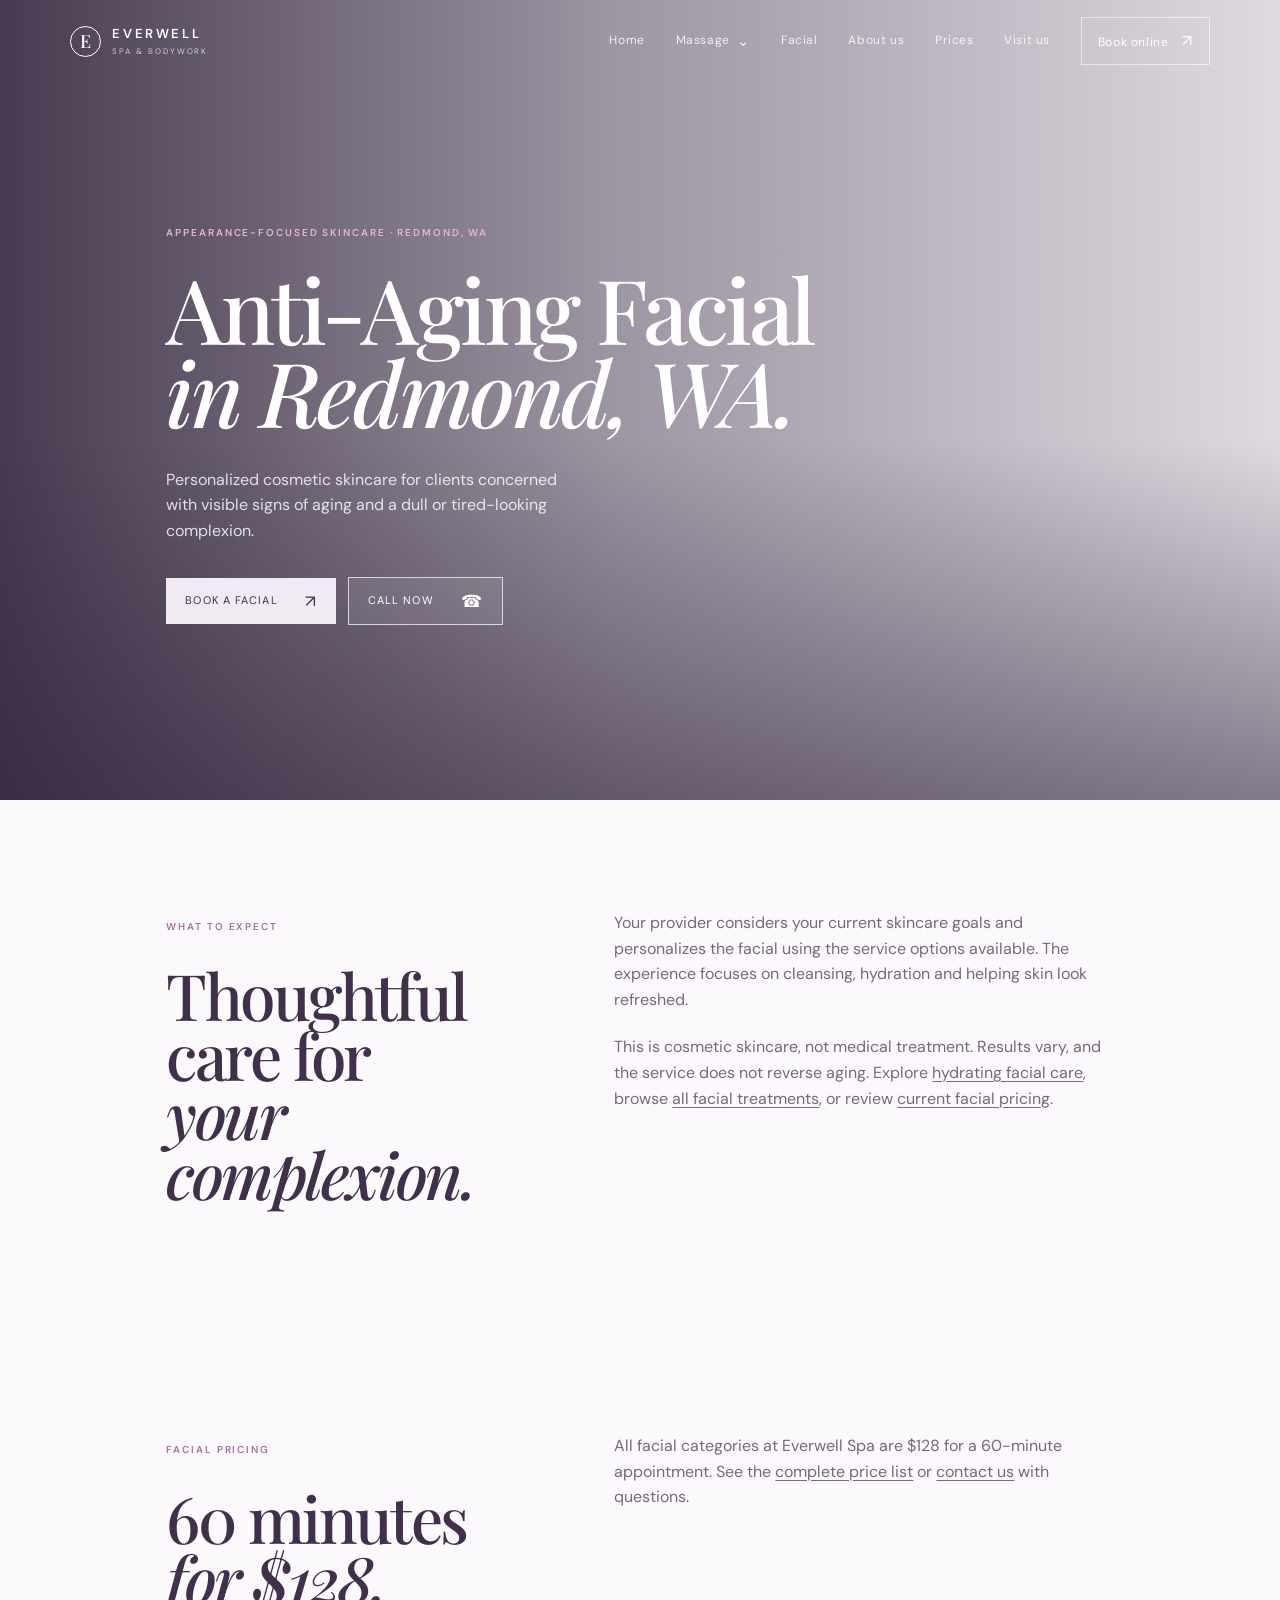
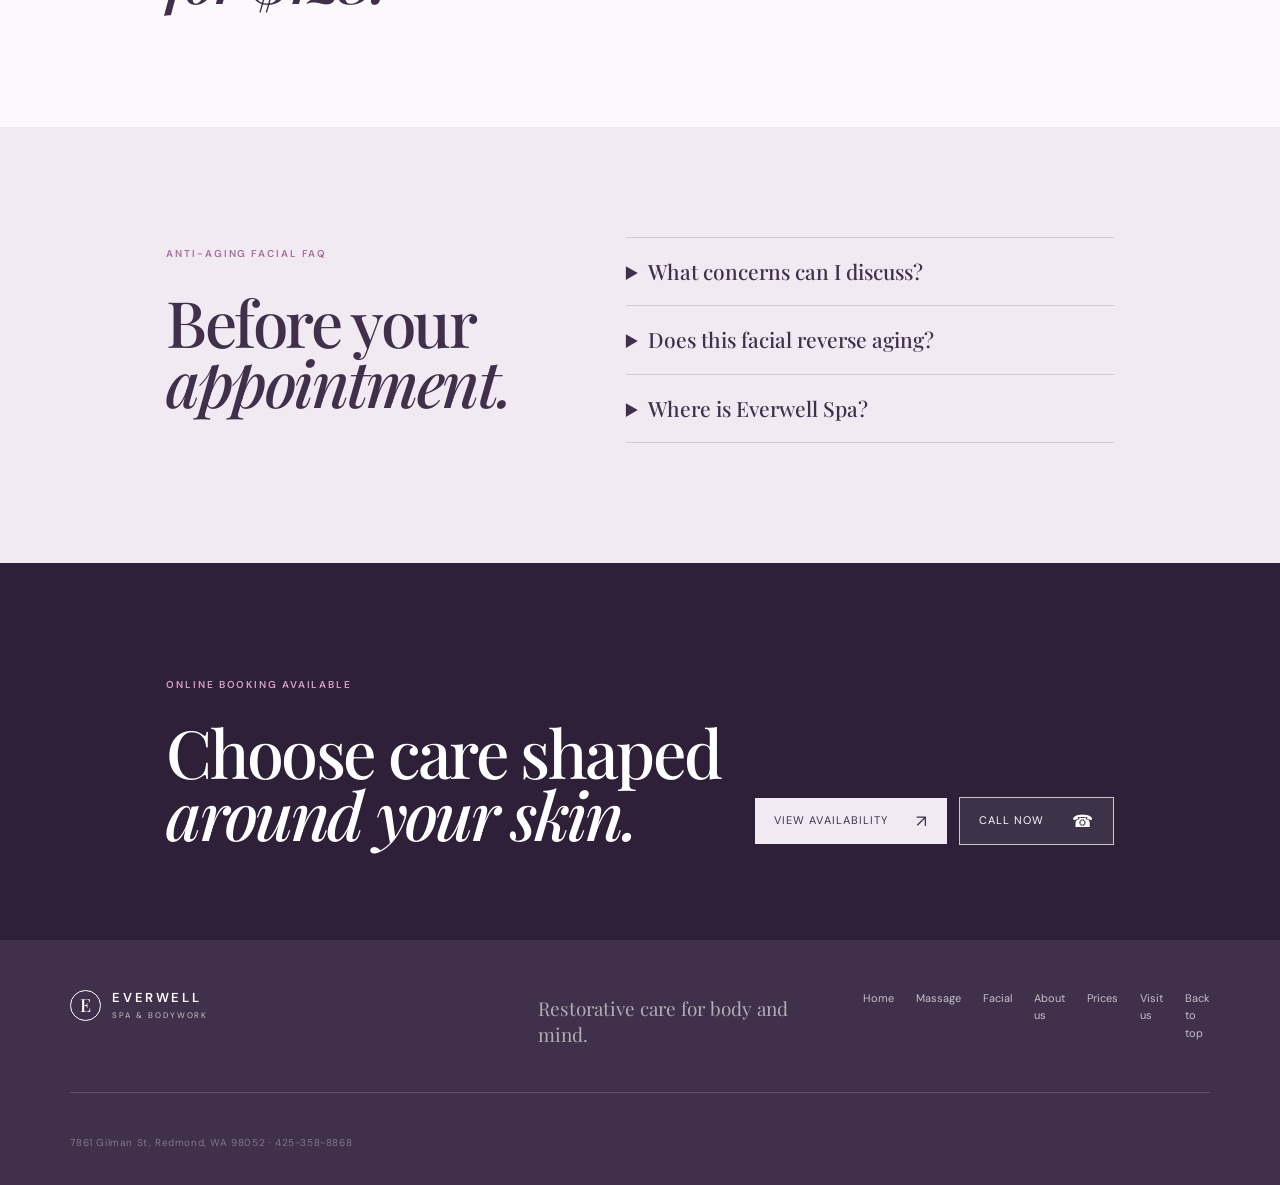
<file: anti-aging-facial-redmond.html>
<!doctype html>
<html lang="en"><head><meta charset="UTF-8" /><meta name="viewport" content="width=device-width, initial-scale=1.0" />
<meta name="description" content="Explore an anti-aging facial in Redmond, WA at Everwell Spa, personalized for visible signs of aging. Learn about cosmetic skincare and book online." />
<title>Anti-Aging Facial in Redmond, WA | Everwell Spa</title><link rel="canonical" href="https://www.everwellspa.com/anti-aging-facial-redmond.html" />
<meta property="og:type" content="website" /><meta property="og:title" content="Anti-Aging Facial in Redmond, WA | Everwell Spa" /><meta property="og:description" content="Personalized cosmetic facial care for visible signs of aging at Everwell Spa in Redmond." /><meta property="og:url" content="https://www.everwellspa.com/anti-aging-facial-redmond.html" /><meta property="og:site_name" content="Everwell Spa" /><link rel="stylesheet" href="styles.css" />
<script type="application/ld+json">{"@context":"https://schema.org","@graph":[{"@type":"Service","@id":"https://www.everwellspa.com/anti-aging-facial-redmond.html#service","name":"Anti-Aging Facial","serviceType":"Anti-Aging Facial","provider":{"@id":"https://www.everwellspa.com/#business"},"areaServed":["Redmond","Eastside"],"url":"https://www.everwellspa.com/anti-aging-facial-redmond.html"},{"@type":"BreadcrumbList","itemListElement":[{"@type":"ListItem","position":1,"name":"Home","item":"https://www.everwellspa.com/"},{"@type":"ListItem","position":2,"name":"Facials","item":"https://www.everwellspa.com/facial.html"},{"@type":"ListItem","position":3,"name":"Anti-Aging Facial","item":"https://www.everwellspa.com/anti-aging-facial-redmond.html"}]}]}</script></head>
<body class="inner-page"><header class="site-header inner-header" id="top"><a class="brand" href="index.html"><span class="brand-mark">E</span><span><strong>EVERWELL</strong><small>SPA &amp; BODYWORK</small></span></a><button class="menu-toggle" type="button" aria-expanded="false" aria-controls="site-nav" aria-label="Open navigation"><span></span><span></span></button><nav class="site-nav" id="site-nav" aria-label="Primary navigation"><a href="massage-redmond.html">Massage</a><a href="facial.html">Facials</a><a href="prices.html">Prices</a><a href="about-us.html">About us</a><a href="contact.html">Contact</a><a class="nav-book" href="https://book.squareup.com/appointments/l92gg4wokn3pt9/location/LST0HAY66RVN9/services" target="_blank" rel="noreferrer">Book online <span>↗</span></a></nav></header>
<main><section class="page-hero facial-hero"><div class="page-hero-image" role="img" aria-label="Personalized facial care at Everwell Spa in Redmond"></div><div class="page-hero-overlay"></div><div class="page-hero-content reveal"><p class="eyebrow">Appearance-focused skincare · Redmond, WA</p><h1>Anti-Aging Facial<br /><em>in Redmond, WA.</em></h1><p>Personalized cosmetic skincare for clients concerned with visible signs of aging and a dull or tired-looking complexion.</p><a class="button button-light" href="https://book.squareup.com/appointments/l92gg4wokn3pt9/location/LST0HAY66RVN9/services" target="_blank" rel="noreferrer">Book a facial <span>↗</span></a></div></section>
<section class="service-copy section-pad"><div><div class="section-label">What to expect</div><h2>Thoughtful care for<br /><em>your complexion.</em></h2></div><div><p>Your provider considers your current skincare goals and personalizes the facial using the service options available. The experience focuses on cleansing, hydration and helping skin look refreshed.</p><p>This is cosmetic skincare, not medical treatment. Results vary, and the service does not reverse aging. Explore <a href="hydrating-facial-redmond.html">hydrating facial care</a>, browse <a href="facial.html">all facial treatments</a>, or review <a href="prices.html">current facial pricing</a>.</p></div></section>
<section class="service-copy section-pad"><div><div class="section-label">Facial pricing</div><h2>60 minutes<br /><em>for $128.</em></h2></div><div><p>All facial categories at Everwell Spa are $128 for a 60-minute appointment. See the <a href="prices.html">complete price list</a> or <a href="contact.html">contact us</a> with questions.</p></div></section>
<section class="faq-section section-pad"><div><div class="section-label">Anti-aging facial FAQ</div><h2>Before your<br /><em>appointment.</em></h2></div><div class="faq-list"><details><summary>What concerns can I discuss?</summary><p>You can discuss visible signs of aging, dryness or a dull-looking complexion with your provider before the service.</p></details><details><summary>Does this facial reverse aging?</summary><p>No. This is a cosmetic skincare service, and individual results vary.</p></details><details><summary>Where is Everwell Spa?</summary><p>Everwell Spa is located at 7861 Gilman St in Redmond, WA.</p></details></div></section>
<section class="cta-band"><div><p class="section-label">Online booking available</p><h2>Choose care shaped<br /><em>around your skin.</em></h2></div><a class="button button-light" href="https://book.squareup.com/appointments/l92gg4wokn3pt9/location/LST0HAY66RVN9/services" target="_blank" rel="noreferrer">View availability <span>↗</span></a></section></main>
<footer class="site-footer"><a class="brand footer-brand" href="index.html"><span class="brand-mark">E</span><span><strong>EVERWELL</strong><small>SPA &amp; BODYWORK</small></span></a><p>Restorative care for body and mind.</p><div class="footer-right"><a href="facial.html">Facial treatments</a><a href="hydrating-facial-redmond.html">Hydrating facial</a><a href="prices.html">Prices</a><a href="#top">Back to top</a></div><small class="copyright">7861 Gilman St, Redmond, WA 98052 · 425-358-8868</small></footer><script src="script.js"></script></body></html>
</file>
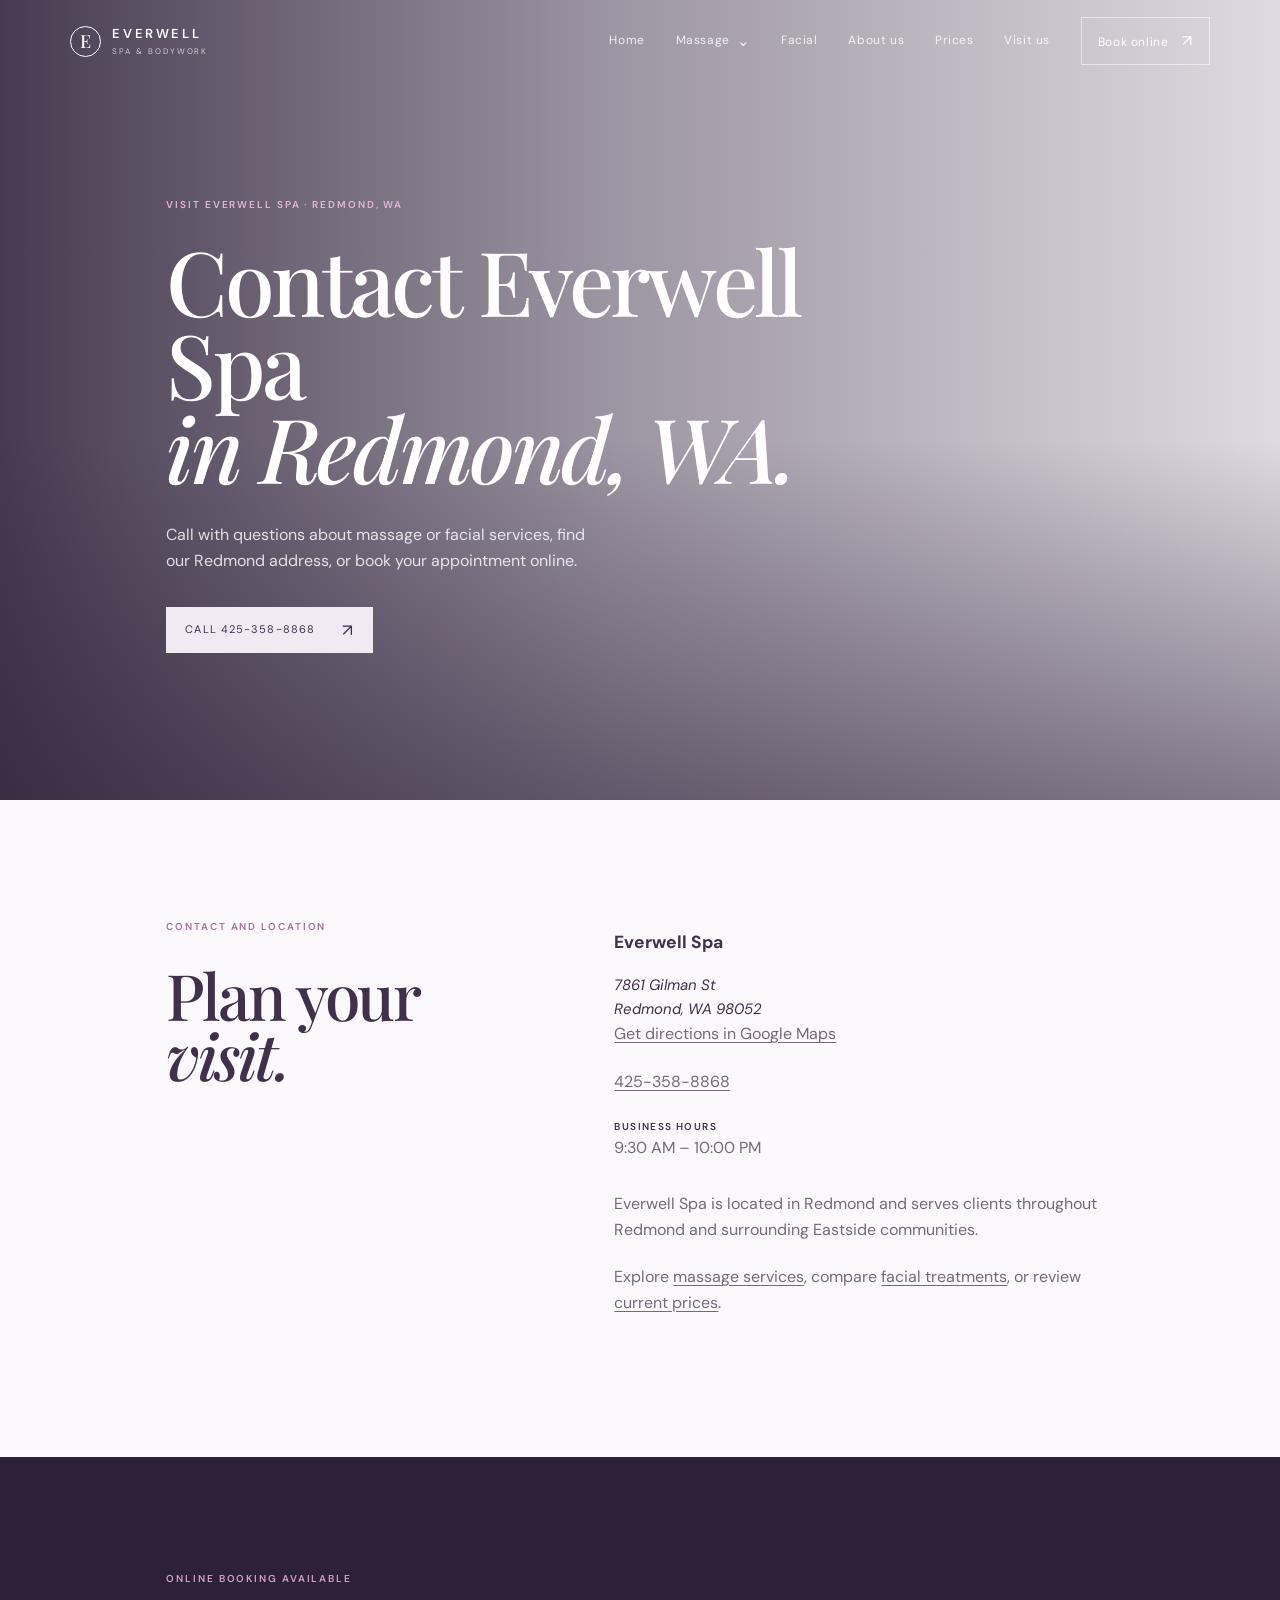
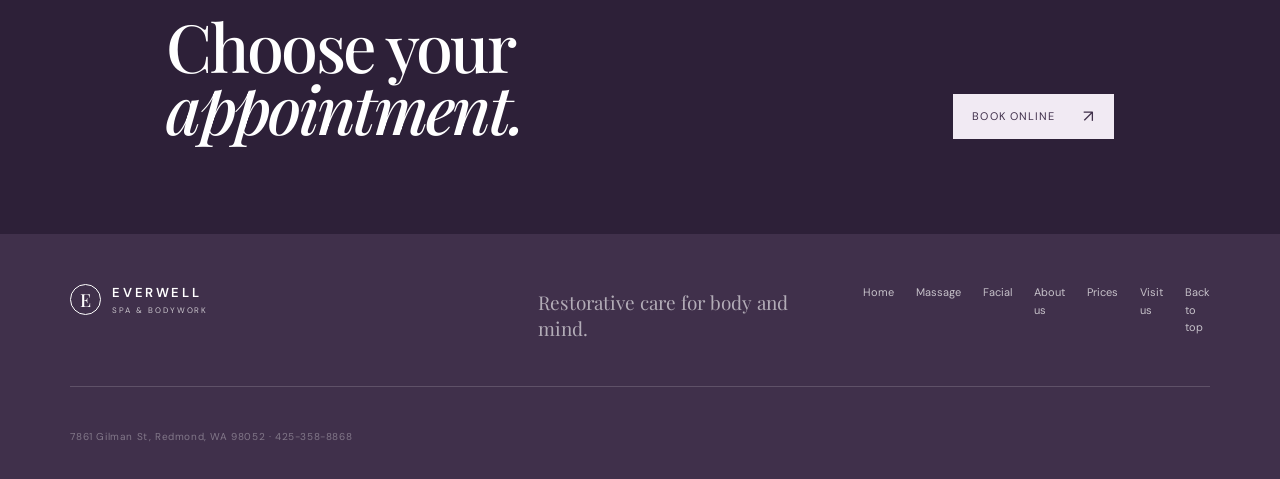
<file: contact.html>
<!doctype html>
<html lang="en"><head><meta charset="UTF-8" /><meta name="viewport" content="width=device-width, initial-scale=1.0" />
<meta name="description" content="Contact Everwell Spa in Redmond, WA for massage and facial appointment questions. Find our address, call the spa or book your visit online." />
<title>Contact Everwell Spa in Redmond, WA</title><link rel="canonical" href="https://www.everwellspa.com/contact.html" />
<meta property="og:type" content="website" /><meta property="og:title" content="Contact Everwell Spa in Redmond, WA" /><meta property="og:description" content="Find the Everwell Spa address, phone number and online booking link in Redmond, WA." /><meta property="og:url" content="https://www.everwellspa.com/contact.html" /><meta property="og:site_name" content="Everwell Spa" /><link rel="stylesheet" href="styles.css" />
<script type="application/ld+json">{"@context":"https://schema.org","@type":"ContactPage","name":"Contact Everwell Spa","url":"https://www.everwellspa.com/contact.html","mainEntity":{"@id":"https://www.everwellspa.com/#business"}}</script></head>
<body class="inner-page"><header class="site-header inner-header" id="top"><a class="brand" href="index.html"><span class="brand-mark">E</span><span><strong>EVERWELL</strong><small>SPA &amp; BODYWORK</small></span></a><button class="menu-toggle" type="button" aria-expanded="false" aria-controls="site-nav" aria-label="Open navigation"><span></span><span></span></button><nav class="site-nav" id="site-nav" aria-label="Primary navigation"><a href="massage-redmond.html">Massage</a><a href="facial.html">Facials</a><a href="prices.html">Prices</a><a href="about-us.html">About us</a><a href="contact.html" aria-current="page">Contact</a><a class="nav-book" href="https://book.squareup.com/appointments/l92gg4wokn3pt9/location/LST0HAY66RVN9/services" target="_blank" rel="noreferrer">Book online <span>↗</span></a></nav></header>
<main><section class="page-hero about-hero"><div class="page-hero-image" role="img" aria-label="Welcoming treatment space at Everwell Spa in Redmond"></div><div class="page-hero-overlay"></div><div class="page-hero-content reveal"><p class="eyebrow">Visit Everwell Spa · Redmond, WA</p><h1>Contact Everwell Spa<br /><em>in Redmond, WA.</em></h1><p>Call with questions about massage or facial services, find our Redmond address, or book your appointment online.</p><a class="button button-light" href="tel:4253588868">Call 425-358-8868 <span>↗</span></a></div></section>
<section class="service-copy section-pad"><div><div class="section-label">Contact and location</div><h2>Plan your<br /><em>visit.</em></h2></div><div><h3>Everwell Spa</h3><address>7861 Gilman St<br />Redmond, WA 98052</address><p><a href="https://www.google.com/maps/dir/?api=1&amp;destination=7861+Gilman+St%2C+Redmond%2C+WA+98052" target="_blank" rel="noreferrer">Get directions in Google Maps</a></p><p><a href="tel:4253588868">425-358-8868</a></p><p class="business-hours"><span>Business hours</span><time datetime="09:30">9:30 AM</time>–<time datetime="22:00">10:00 PM</time></p><p>Everwell Spa is located in Redmond and serves clients throughout Redmond and surrounding Eastside communities.</p><p>Explore <a href="massage-redmond.html">massage services</a>, compare <a href="facial.html">facial treatments</a>, or review <a href="prices.html">current prices</a>.</p></div></section>
<section class="cta-band"><div><p class="section-label">Online booking available</p><h2>Choose your<br /><em>appointment.</em></h2></div><a class="button button-light" href="https://book.squareup.com/appointments/l92gg4wokn3pt9/location/LST0HAY66RVN9/services" target="_blank" rel="noreferrer">Book online <span>↗</span></a></section></main>
<footer class="site-footer"><a class="brand footer-brand" href="index.html"><span class="brand-mark">E</span><span><strong>EVERWELL</strong><small>SPA &amp; BODYWORK</small></span></a><p>Restorative care for body and mind.</p><div class="footer-right"><a href="index.html">Home</a><a href="massage-redmond.html">Massage</a><a href="facial.html">Facials</a><a href="prices.html">Prices</a></div><small class="copyright">7861 Gilman St, Redmond, WA 98052 · 425-358-8868</small></footer><script src="script.js"></script></body></html>
</file>
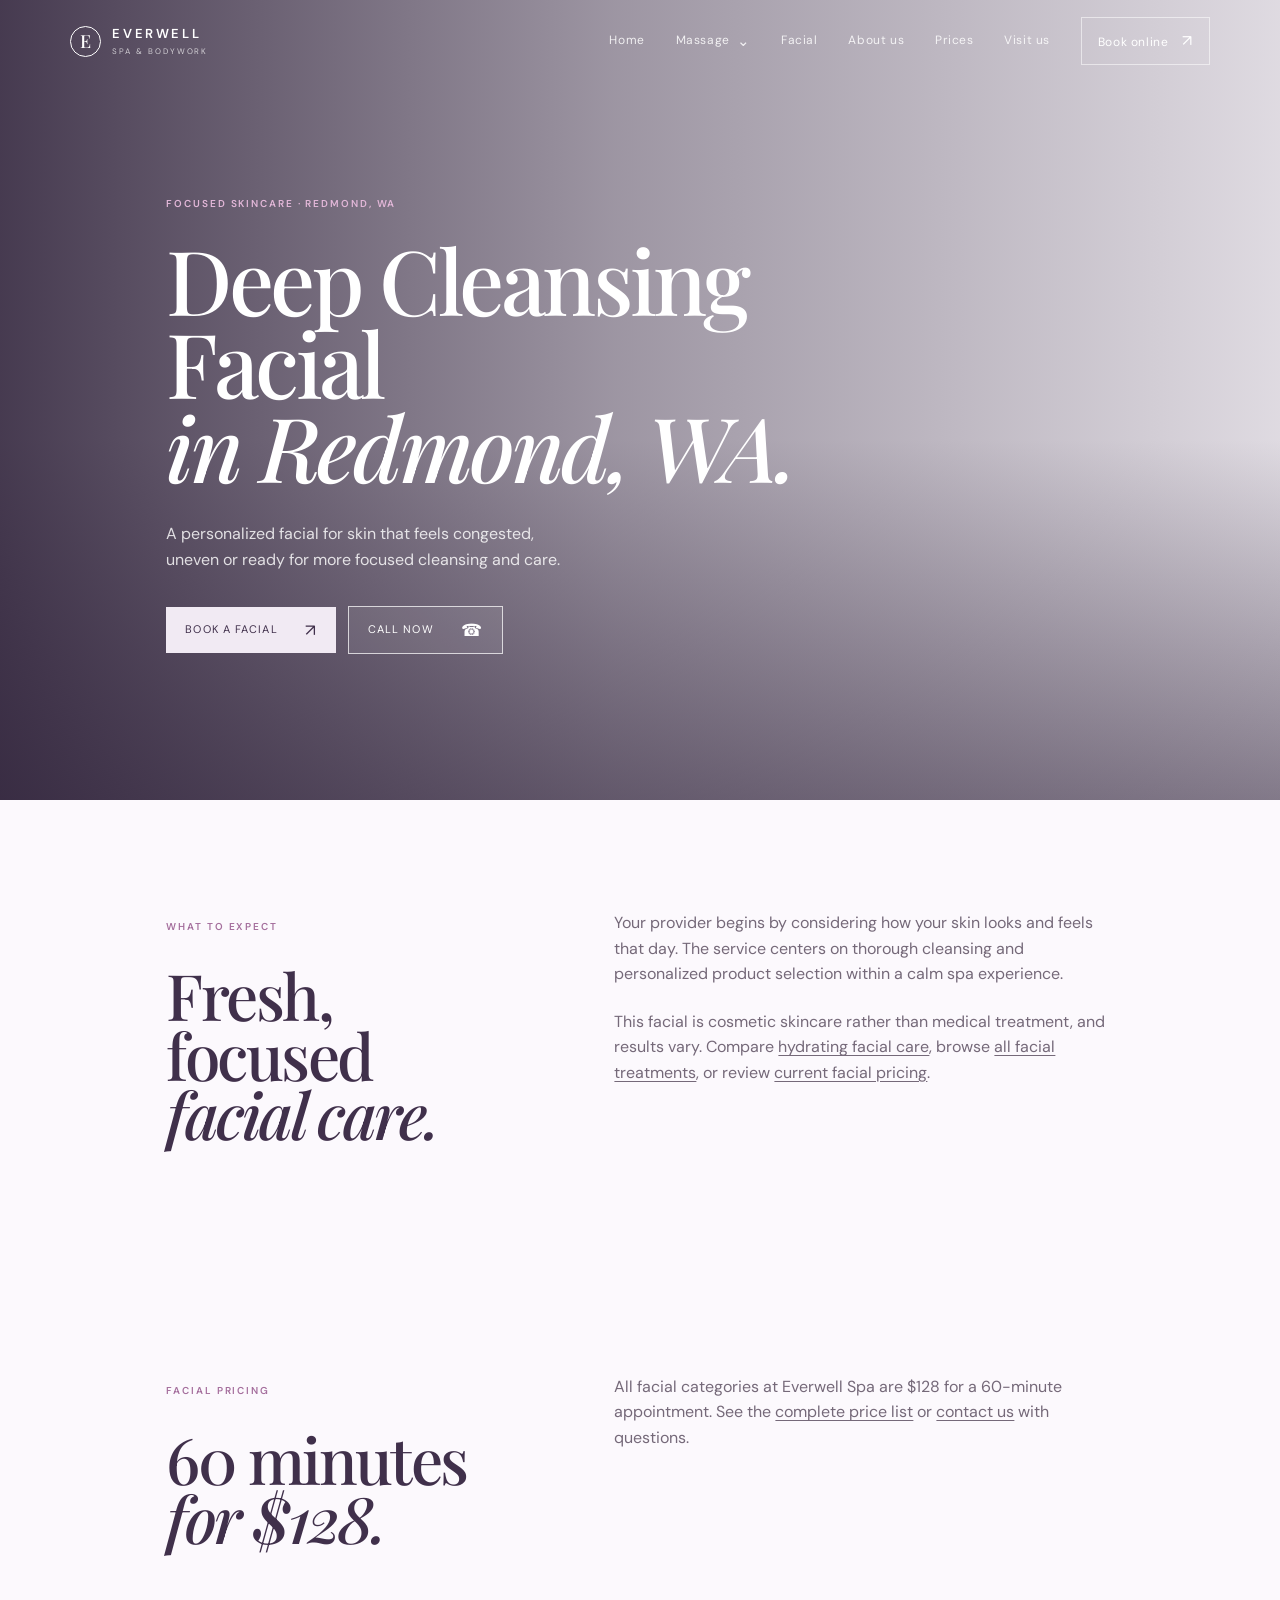
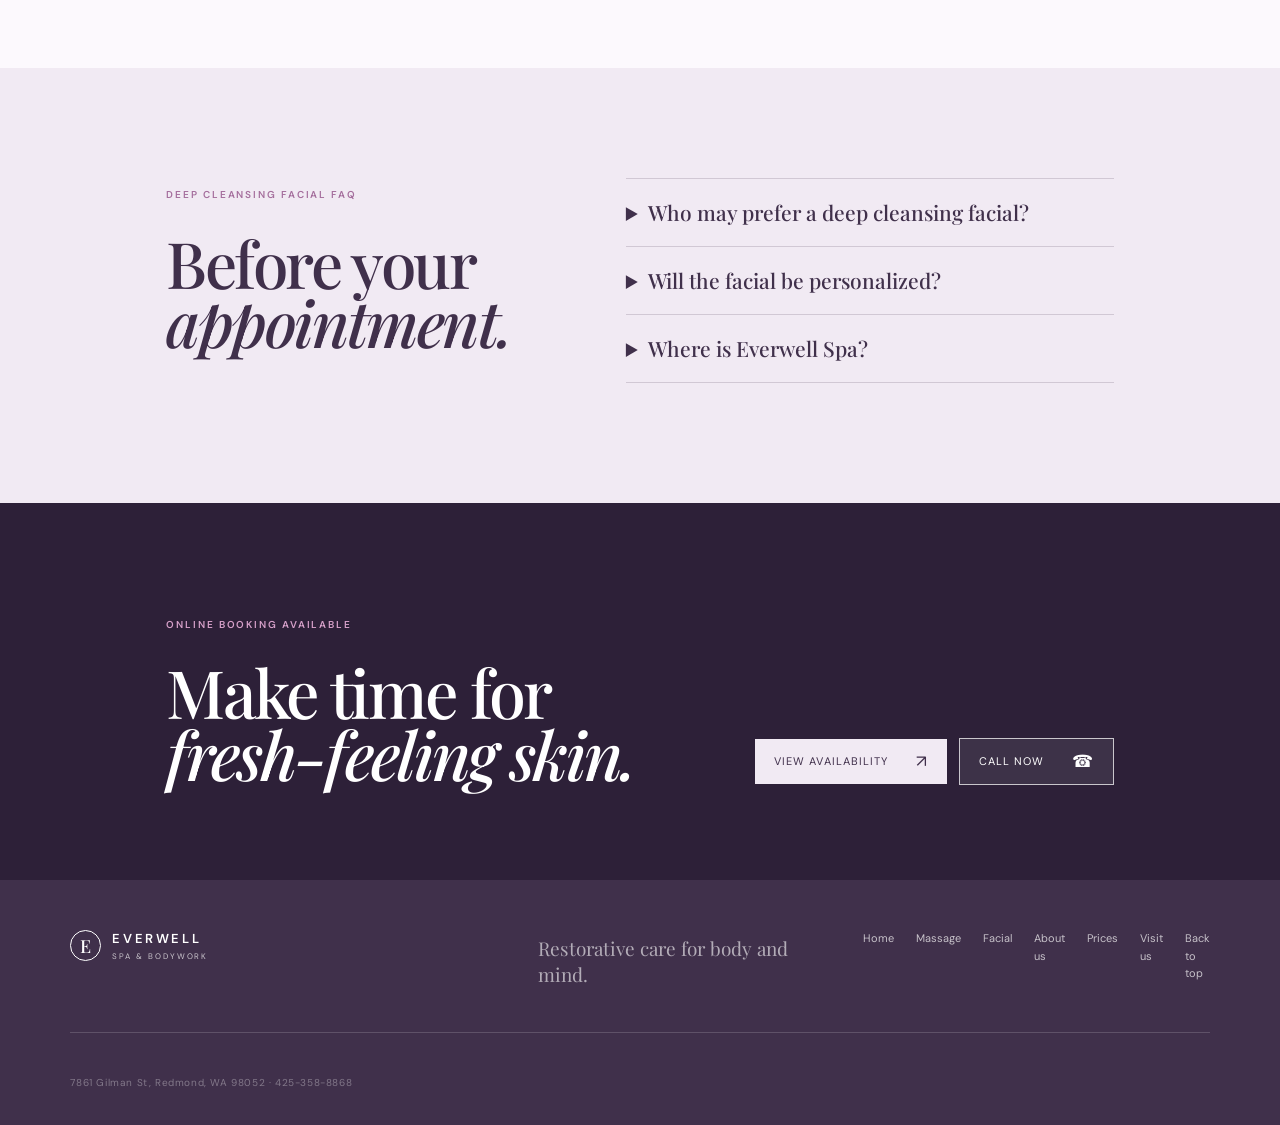
<file: deep-cleansing-facial-redmond.html>
<!doctype html>
<html lang="en">
<head>
  <meta charset="UTF-8" /><meta name="viewport" content="width=device-width, initial-scale=1.0" />
  <meta name="description" content="Explore a personalized deep cleansing facial in Redmond, WA at Everwell Spa for skin that feels congested or ready for focused care. Book online today." />
  <title>Deep Cleansing Facial in Redmond, WA | Everwell Spa</title>
  <link rel="canonical" href="https://www.everwellspa.com/deep-cleansing-facial-redmond.html" />
  <meta property="og:type" content="website" /><meta property="og:title" content="Deep Cleansing Facial in Redmond, WA | Everwell Spa" /><meta property="og:description" content="Personalized deep-cleansing facial care at Everwell Spa in Redmond, WA." /><meta property="og:url" content="https://www.everwellspa.com/deep-cleansing-facial-redmond.html" /><meta property="og:site_name" content="Everwell Spa" />
  <link rel="stylesheet" href="styles.css" />
  <script type="application/ld+json">{"@context":"https://schema.org","@graph":[{"@type":"Service","@id":"https://www.everwellspa.com/deep-cleansing-facial-redmond.html#service","name":"Deep Cleansing Facial","serviceType":"Deep Cleansing Facial","provider":{"@id":"https://www.everwellspa.com/#business"},"areaServed":["Redmond","Eastside"],"url":"https://www.everwellspa.com/deep-cleansing-facial-redmond.html"},{"@type":"BreadcrumbList","itemListElement":[{"@type":"ListItem","position":1,"name":"Home","item":"https://www.everwellspa.com/"},{"@type":"ListItem","position":2,"name":"Facials","item":"https://www.everwellspa.com/facial.html"},{"@type":"ListItem","position":3,"name":"Deep Cleansing Facial","item":"https://www.everwellspa.com/deep-cleansing-facial-redmond.html"}]}]}</script>
</head>
<body class="inner-page service-detail">
  <header class="site-header inner-header" id="top"><a class="brand" href="index.html"><span class="brand-mark">E</span><span><strong>EVERWELL</strong><small>SPA &amp; BODYWORK</small></span></a><button class="menu-toggle" type="button" aria-expanded="false" aria-controls="site-nav" aria-label="Open navigation"><span></span><span></span></button><nav class="site-nav" id="site-nav" aria-label="Primary navigation"><a href="massage-redmond.html">Massage</a><a href="facial.html">Facials</a><a href="prices.html">Prices</a><a href="about-us.html">About us</a><a href="contact.html">Contact</a><a class="nav-book" href="https://book.squareup.com/appointments/l92gg4wokn3pt9/location/LST0HAY66RVN9/services" target="_blank" rel="noreferrer">Book online <span>↗</span></a></nav></header>
  <main><section class="page-hero facial-hero"><div class="page-hero-image" role="img" aria-label="Facial treatment room at Everwell Spa in Redmond"></div><div class="page-hero-overlay"></div><div class="page-hero-content reveal"><p class="eyebrow">Focused skincare · Redmond, WA</p><h1>Deep Cleansing Facial<br /><em>in Redmond, WA.</em></h1><p>A personalized facial for skin that feels congested, uneven or ready for more focused cleansing and care.</p><a class="button button-light" href="https://book.squareup.com/appointments/l92gg4wokn3pt9/location/LST0HAY66RVN9/services" target="_blank" rel="noreferrer">Book a facial <span>↗</span></a></div></section>
  <section class="service-copy section-pad"><div><div class="section-label">What to expect</div><h2>Fresh, focused<br /><em>facial care.</em></h2></div><div><p>Your provider begins by considering how your skin looks and feels that day. The service centers on thorough cleansing and personalized product selection within a calm spa experience.</p><p>This facial is cosmetic skincare rather than medical treatment, and results vary. Compare <a href="hydrating-facial-redmond.html">hydrating facial care</a>, browse <a href="facial.html">all facial treatments</a>, or review <a href="prices.html">current facial pricing</a>.</p></div></section>
  <section class="service-copy section-pad"><div><div class="section-label">Facial pricing</div><h2>60 minutes<br /><em>for $128.</em></h2></div><div><p>All facial categories at Everwell Spa are $128 for a 60-minute appointment. See the <a href="prices.html">complete price list</a> or <a href="contact.html">contact us</a> with questions.</p></div></section>
<section class="faq-section section-pad"><div><div class="section-label">Deep cleansing facial FAQ</div><h2>Before your<br /><em>appointment.</em></h2></div><div class="faq-list"><details><summary>Who may prefer a deep cleansing facial?</summary><p>Clients often consider it when their skin feels congested, uneven or ready for focused cleansing.</p></details><details><summary>Will the facial be personalized?</summary><p>Your provider will consider your current skin goals and the service options available for your visit.</p></details><details><summary>Where is Everwell Spa?</summary><p>Everwell Spa is located at 7861 Gilman St in Redmond, WA.</p></details></div></section>
  <section class="cta-band"><div><p class="section-label">Online booking available</p><h2>Make time for<br /><em>fresh-feeling skin.</em></h2></div><a class="button button-light" href="https://book.squareup.com/appointments/l92gg4wokn3pt9/location/LST0HAY66RVN9/services" target="_blank" rel="noreferrer">View availability <span>↗</span></a></section></main>
  <footer class="site-footer"><a class="brand footer-brand" href="index.html"><span class="brand-mark">E</span><span><strong>EVERWELL</strong><small>SPA &amp; BODYWORK</small></span></a><p>Restorative care for body and mind.</p><div class="footer-right"><a href="facial.html">Facial treatments</a><a href="hydrating-facial-redmond.html">Hydrating facial</a><a href="prices.html">Prices</a><a href="#top">Back to top</a></div><small class="copyright">7861 Gilman St, Redmond, WA 98052 · 425-358-8868</small></footer><script src="script.js"></script>
</body></html>
</file>
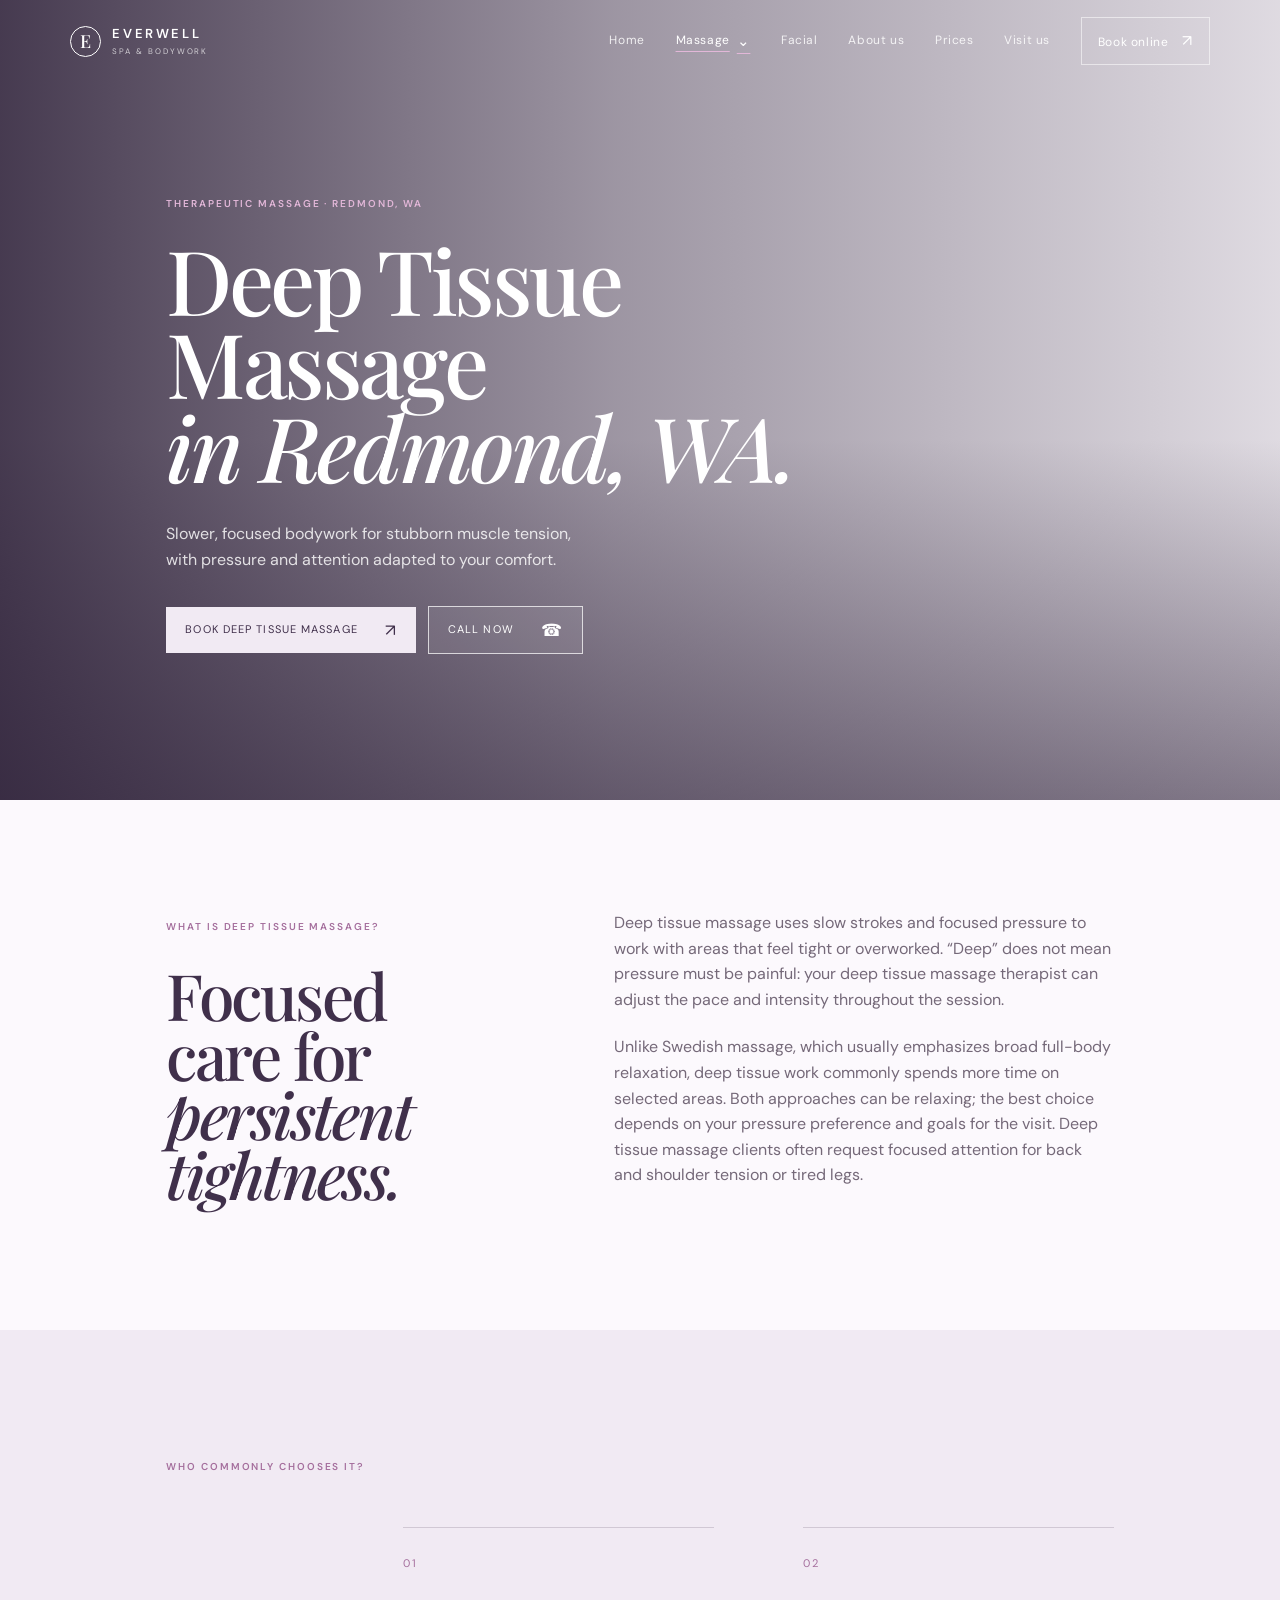
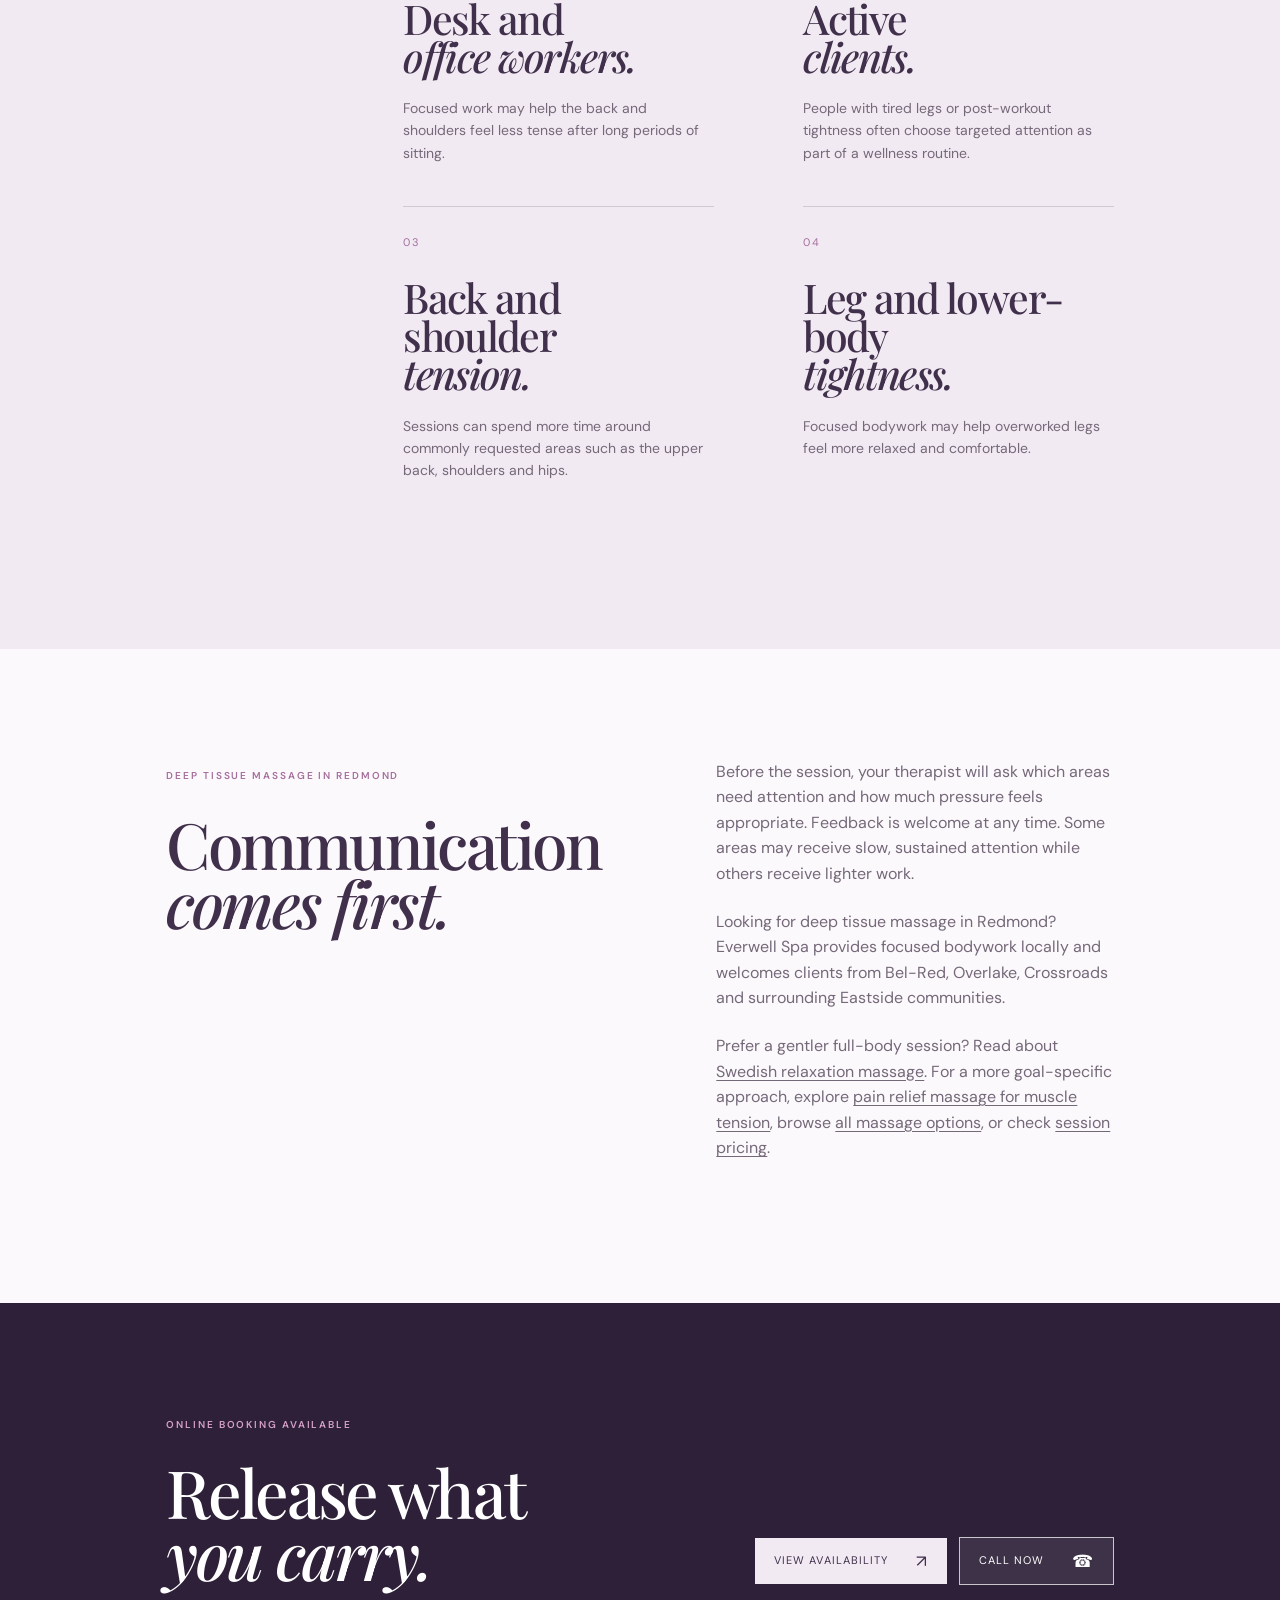
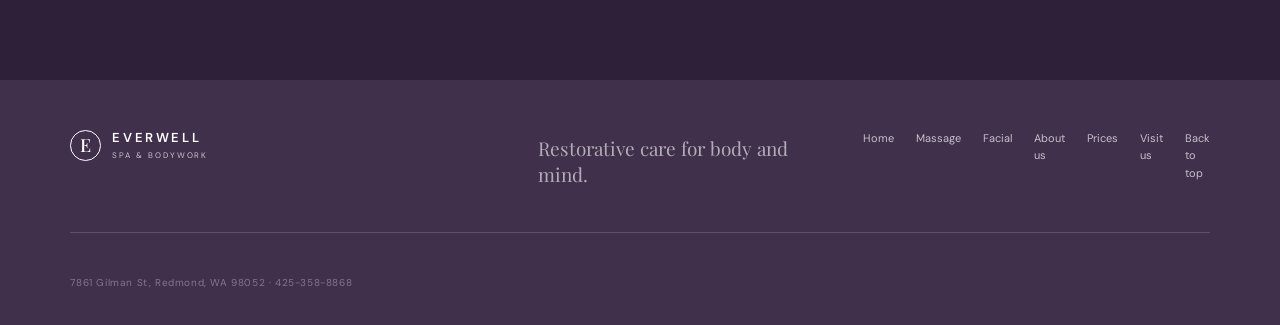
<file: deep-tissue-massage.html>
<!doctype html>
<html lang="en">
<head>
  <meta charset="UTF-8" />
  <meta name="viewport" content="width=device-width, initial-scale=1.0" />
  <meta name="description" content="Explore deep tissue massage in Redmond, WA at Everwell Spa, with pressure tailored to your comfort and areas of tension. View services and book online." />
  <title>Deep Tissue Massage in Redmond, WA | Everwell Spa</title>
  <link rel="canonical" href="https://www.everwellspa.com/deep-tissue-massage.html" />
  <meta property="og:type" content="website" /><meta property="og:title" content="Deep Tissue Massage in Redmond, WA | Everwell Spa" /><meta property="og:description" content="Focused deep tissue massage personalized around your comfort at Everwell Spa in Redmond." /><meta property="og:url" content="https://www.everwellspa.com/deep-tissue-massage.html" /><meta property="og:site_name" content="Everwell Spa" />
  <link rel="stylesheet" href="styles.css" />
  <script type="application/ld+json">{"@context":"https://schema.org","@type":"Service","name":"Deep Tissue Massage","serviceType":"Deep tissue and therapeutic massage","provider":{"@id":"https://www.everwellspa.com/#business"},"areaServed":["Redmond","Eastside"],"url":"https://www.everwellspa.com/deep-tissue-massage.html"}</script>
</head>
<body class="inner-page service-detail">
  <header class="site-header inner-header" id="top"><a class="brand" href="index.html"><span class="brand-mark">E</span><span><strong>EVERWELL</strong><small>SPA &amp; BODYWORK</small></span></a><button class="menu-toggle" type="button" aria-expanded="false" aria-controls="site-nav" aria-label="Open navigation"><span></span><span></span></button><nav class="site-nav" id="site-nav" aria-label="Primary navigation"><a href="massage-redmond.html">Massage</a><a href="facial.html">Facial</a><a href="prices.html">Prices</a><a href="about-us.html">About us</a><a href="contact.html">Contact</a><a class="nav-book" href="https://book.squareup.com/appointments/l92gg4wokn3pt9/location/LST0HAY66RVN9/services" target="_blank" rel="noreferrer">Book online <span>↗</span></a></nav></header>
  <main>
    <section class="detail-hero deep-detail"><div class="page-hero-overlay"></div><div class="page-hero-content reveal"><p class="eyebrow">Therapeutic massage · Redmond, WA</p><h1>Deep Tissue Massage<br /><em>in Redmond, WA.</em></h1><p>Slower, focused bodywork for stubborn muscle tension, with pressure and attention adapted to your comfort.</p><a class="button button-light" href="https://book.squareup.com/appointments/l92gg4wokn3pt9/location/LST0HAY66RVN9/services" target="_blank" rel="noreferrer">Book deep tissue massage <span>↗</span></a></div></section>
    <section class="service-copy section-pad"><div><div class="section-label">What is deep tissue massage?</div><h2>Focused care for<br /><em>persistent tightness.</em></h2></div><div><p>Deep tissue massage uses slow strokes and focused pressure to work with areas that feel tight or overworked. “Deep” does not mean pressure must be painful: your deep tissue massage therapist can adjust the pace and intensity throughout the session.</p><p>Unlike Swedish massage, which usually emphasizes broad full-body relaxation, deep tissue work commonly spends more time on selected areas. Both approaches can be relaxing; the best choice depends on your pressure preference and goals for the visit. Deep tissue massage clients often request focused attention for back and shoulder tension or tired legs.</p></div></section>
    <section class="detail-benefits section-pad"><div class="section-label">Who commonly chooses it?</div><div class="benefit-grid"><article><span>01</span><h2>Desk and<br /><em>office workers.</em></h2><p>Focused work may help the back and shoulders feel less tense after long periods of sitting.</p></article><article><span>02</span><h2>Active<br /><em>clients.</em></h2><p>People with tired legs or post-workout tightness often choose targeted attention as part of a wellness routine.</p></article><article><span>03</span><h2>Back and shoulder<br /><em>tension.</em></h2><p>Sessions can spend more time around commonly requested areas such as the upper back, shoulders and hips.</p></article><article><span>04</span><h2>Leg and lower-body<br /><em>tightness.</em></h2><p>Focused bodywork may help overworked legs feel more relaxed and comfortable.</p></article></div></section>
    <section class="service-copy section-pad"><div><div class="section-label">Deep tissue massage in Redmond</div><h2>Communication<br /><em>comes first.</em></h2></div><div><p>Before the session, your therapist will ask which areas need attention and how much pressure feels appropriate. Feedback is welcome at any time. Some areas may receive slow, sustained attention while others receive lighter work.</p><p>Looking for deep tissue massage in Redmond? Everwell Spa provides focused bodywork locally and welcomes clients from Bel-Red, Overlake, Crossroads and surrounding Eastside communities.</p><p>Prefer a gentler full-body session? Read about <a href="swedish-massage.html">Swedish relaxation massage</a>. For a more goal-specific approach, explore <a href="pain-relief-massage.html">pain relief massage for muscle tension</a>, browse <a href="massage-redmond.html">all massage options</a>, or check <a href="prices.html">session pricing</a>.</p></div></section>
    <section class="cta-band"><div><p class="section-label">Online booking available</p><h2>Release what<br /><em>you carry.</em></h2></div><a class="button button-light" href="https://book.squareup.com/appointments/l92gg4wokn3pt9/location/LST0HAY66RVN9/services" target="_blank" rel="noreferrer">View availability <span>↗</span></a></section>
  </main>
  <footer class="site-footer"><a class="brand footer-brand" href="index.html"><span class="brand-mark">E</span><span><strong>EVERWELL</strong><small>SPA &amp; BODYWORK</small></span></a><p>Restorative care for body and mind.</p><div class="footer-right"><a href="massage-redmond.html">Massage services</a><a href="swedish-massage.html">Swedish massage</a><a href="pain-relief-massage.html">Therapeutic massage</a><a href="prices.html">Prices</a></div><small class="copyright">7861 Gilman St, Redmond, WA 98052 · 425-358-8868</small></footer>
  <script src="script.js"></script>
</body>
</html>
</file>
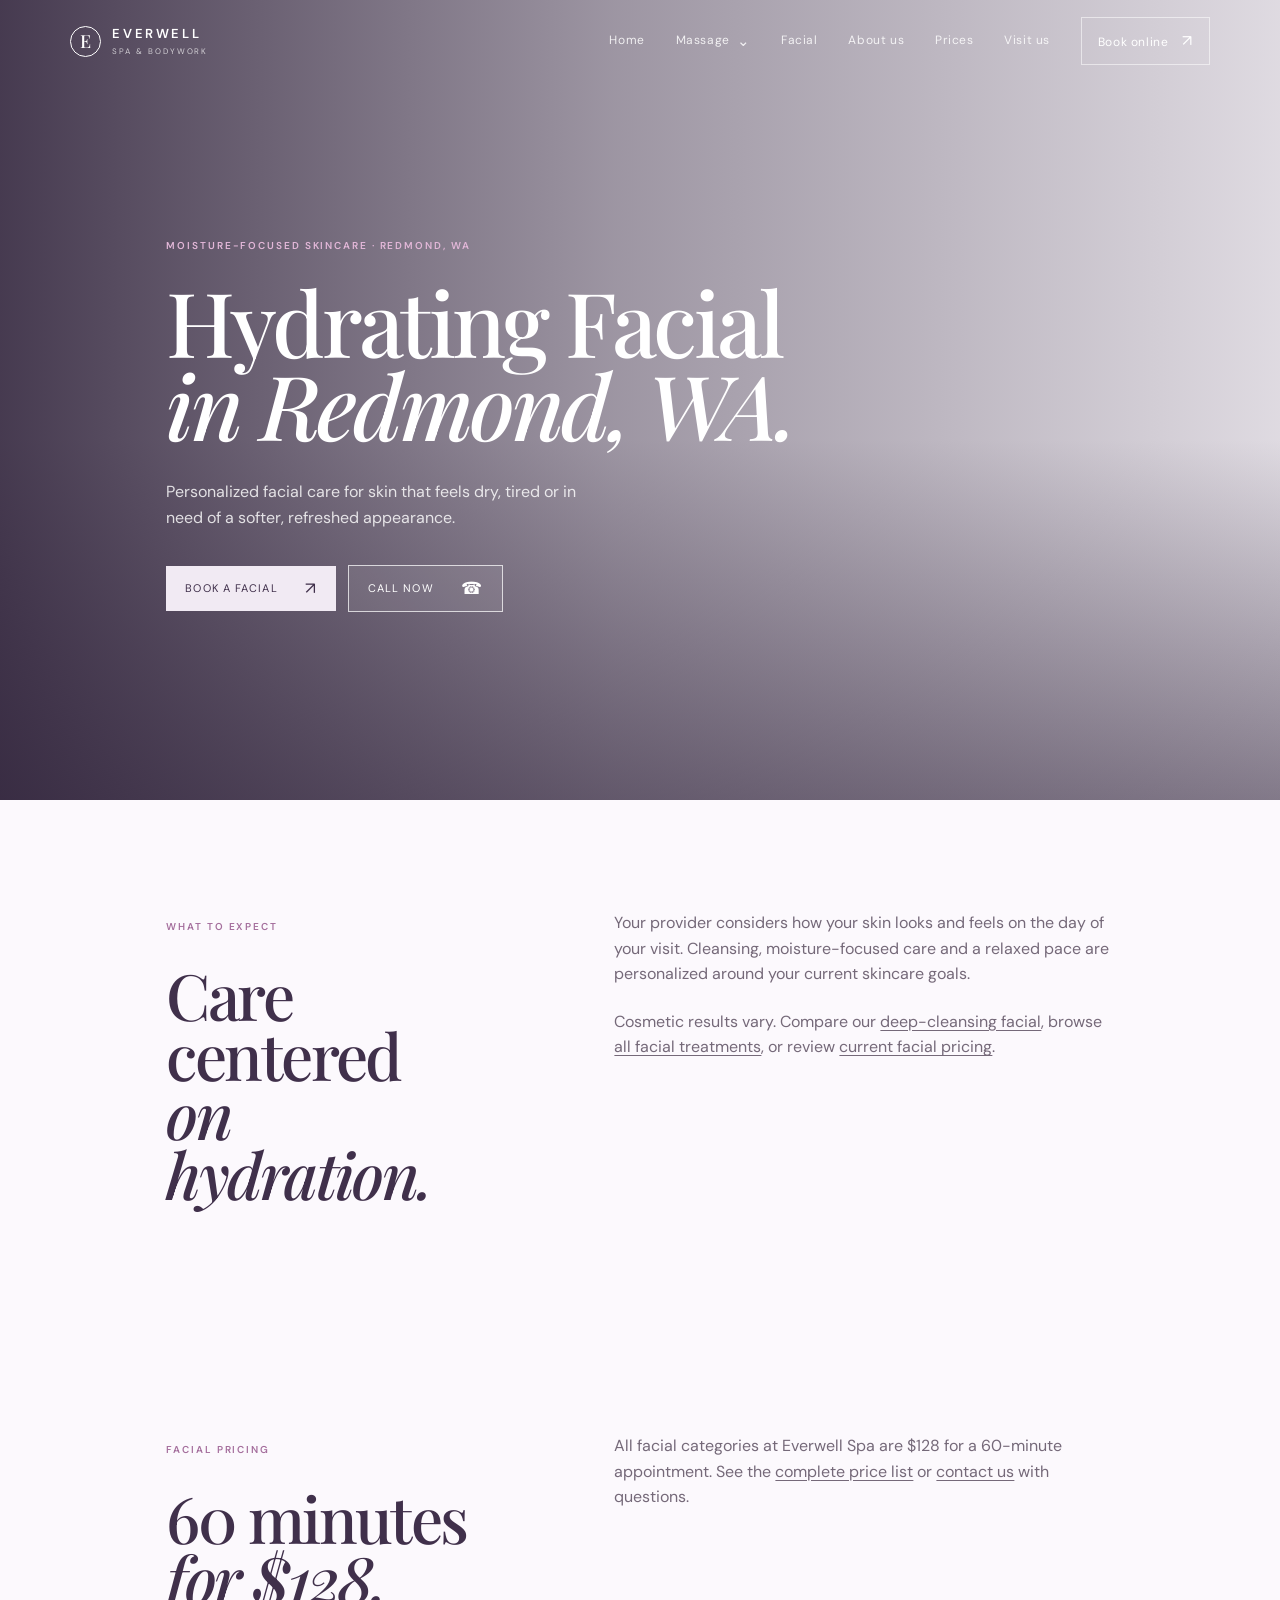
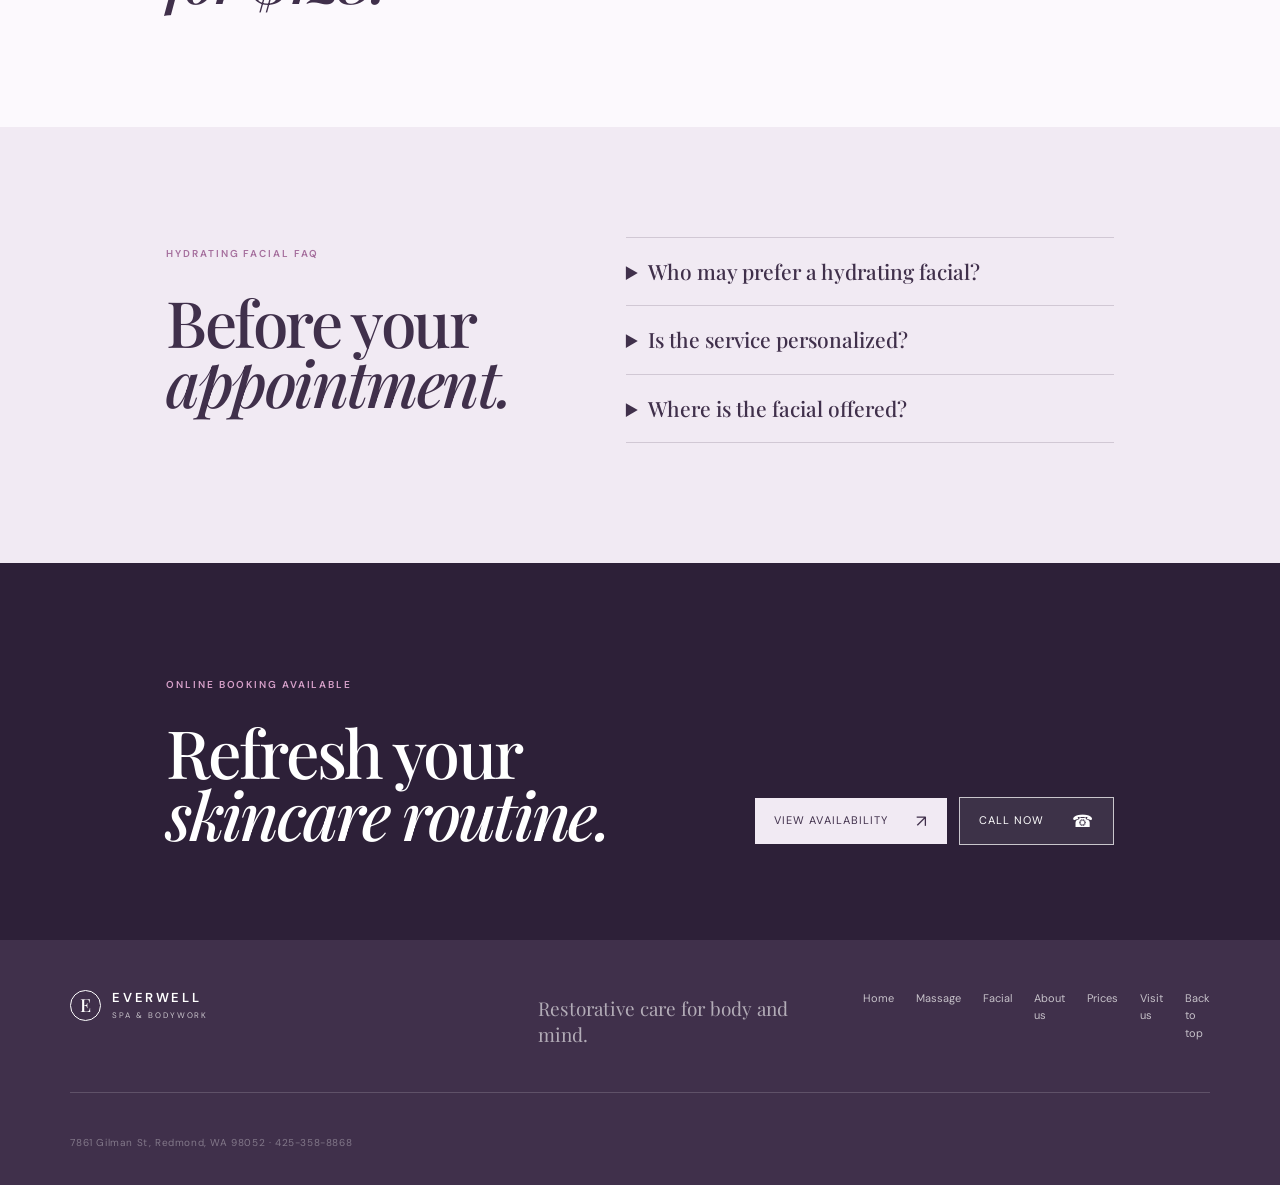
<file: hydrating-facial-redmond.html>
<!doctype html>
<html lang="en"><head><meta charset="UTF-8" /><meta name="viewport" content="width=device-width, initial-scale=1.0" />
<meta name="description" content="Refresh dry-feeling skin with a personalized hydrating facial in Redmond, WA at Everwell Spa. Learn what to expect and book your facial online." />
<title>Hydrating Facial in Redmond, WA | Everwell Spa</title><link rel="canonical" href="https://www.everwellspa.com/hydrating-facial-redmond.html" />
<meta property="og:type" content="website" /><meta property="og:title" content="Hydrating Facial in Redmond, WA | Everwell Spa" /><meta property="og:description" content="Personalized hydrating facial care at Everwell Spa in Redmond, WA." /><meta property="og:url" content="https://www.everwellspa.com/hydrating-facial-redmond.html" /><meta property="og:site_name" content="Everwell Spa" /><link rel="stylesheet" href="styles.css" />
<script type="application/ld+json">{"@context":"https://schema.org","@graph":[{"@type":"Service","@id":"https://www.everwellspa.com/hydrating-facial-redmond.html#service","name":"Hydrating Facial","serviceType":"Hydrating Facial","provider":{"@id":"https://www.everwellspa.com/#business"},"areaServed":["Redmond","Eastside"],"url":"https://www.everwellspa.com/hydrating-facial-redmond.html"},{"@type":"BreadcrumbList","itemListElement":[{"@type":"ListItem","position":1,"name":"Home","item":"https://www.everwellspa.com/"},{"@type":"ListItem","position":2,"name":"Facials","item":"https://www.everwellspa.com/facial.html"},{"@type":"ListItem","position":3,"name":"Hydrating Facial","item":"https://www.everwellspa.com/hydrating-facial-redmond.html"}]}]}</script></head>
<body class="inner-page"><header class="site-header inner-header" id="top"><a class="brand" href="index.html"><span class="brand-mark">E</span><span><strong>EVERWELL</strong><small>SPA &amp; BODYWORK</small></span></a><button class="menu-toggle" type="button" aria-expanded="false" aria-controls="site-nav" aria-label="Open navigation"><span></span><span></span></button><nav class="site-nav" id="site-nav" aria-label="Primary navigation"><a href="massage-redmond.html">Massage</a><a href="facial.html">Facials</a><a href="prices.html">Prices</a><a href="about-us.html">About us</a><a href="contact.html">Contact</a><a class="nav-book" href="https://book.squareup.com/appointments/l92gg4wokn3pt9/location/LST0HAY66RVN9/services" target="_blank" rel="noreferrer">Book online <span>↗</span></a></nav></header>
<main><section class="page-hero facial-hero"><div class="page-hero-image" role="img" aria-label="Calm skincare treatment room at Everwell Spa"></div><div class="page-hero-overlay"></div><div class="page-hero-content reveal"><p class="eyebrow">Moisture-focused skincare · Redmond, WA</p><h1>Hydrating Facial<br /><em>in Redmond, WA.</em></h1><p>Personalized facial care for skin that feels dry, tired or in need of a softer, refreshed appearance.</p><a class="button button-light" href="https://book.squareup.com/appointments/l92gg4wokn3pt9/location/LST0HAY66RVN9/services" target="_blank" rel="noreferrer">Book a facial <span>↗</span></a></div></section>
<section class="service-copy section-pad"><div><div class="section-label">What to expect</div><h2>Care centered<br /><em>on hydration.</em></h2></div><div><p>Your provider considers how your skin looks and feels on the day of your visit. Cleansing, moisture-focused care and a relaxed pace are personalized around your current skincare goals.</p><p>Cosmetic results vary. Compare our <a href="deep-cleansing-facial-redmond.html">deep-cleansing facial</a>, browse <a href="facial.html">all facial treatments</a>, or review <a href="prices.html">current facial pricing</a>.</p></div></section>
<section class="service-copy section-pad"><div><div class="section-label">Facial pricing</div><h2>60 minutes<br /><em>for $128.</em></h2></div><div><p>All facial categories at Everwell Spa are $128 for a 60-minute appointment. See the <a href="prices.html">complete price list</a> or <a href="contact.html">contact us</a> with questions.</p></div></section>
<section class="faq-section section-pad"><div><div class="section-label">Hydrating facial FAQ</div><h2>Before your<br /><em>appointment.</em></h2></div><div class="faq-list"><details><summary>Who may prefer a hydrating facial?</summary><p>It may suit clients whose skin feels dry, tired or ready for moisture-focused care.</p></details><details><summary>Is the service personalized?</summary><p>Your provider will consider your current skin goals and the facial options available for your visit.</p></details><details><summary>Where is the facial offered?</summary><p>Everwell Spa offers facial services at 7861 Gilman St in Redmond, WA.</p></details></div></section>
<section class="cta-band"><div><p class="section-label">Online booking available</p><h2>Refresh your<br /><em>skincare routine.</em></h2></div><a class="button button-light" href="https://book.squareup.com/appointments/l92gg4wokn3pt9/location/LST0HAY66RVN9/services" target="_blank" rel="noreferrer">View availability <span>↗</span></a></section></main>
<footer class="site-footer"><a class="brand footer-brand" href="index.html"><span class="brand-mark">E</span><span><strong>EVERWELL</strong><small>SPA &amp; BODYWORK</small></span></a><p>Restorative care for body and mind.</p><div class="footer-right"><a href="facial.html">Facial treatments</a><a href="deep-cleansing-facial-redmond.html">Deep-cleansing facial</a><a href="prices.html">Prices</a><a href="#top">Back to top</a></div><small class="copyright">7861 Gilman St, Redmond, WA 98052 · 425-358-8868</small></footer><script src="script.js"></script></body></html>
</file>
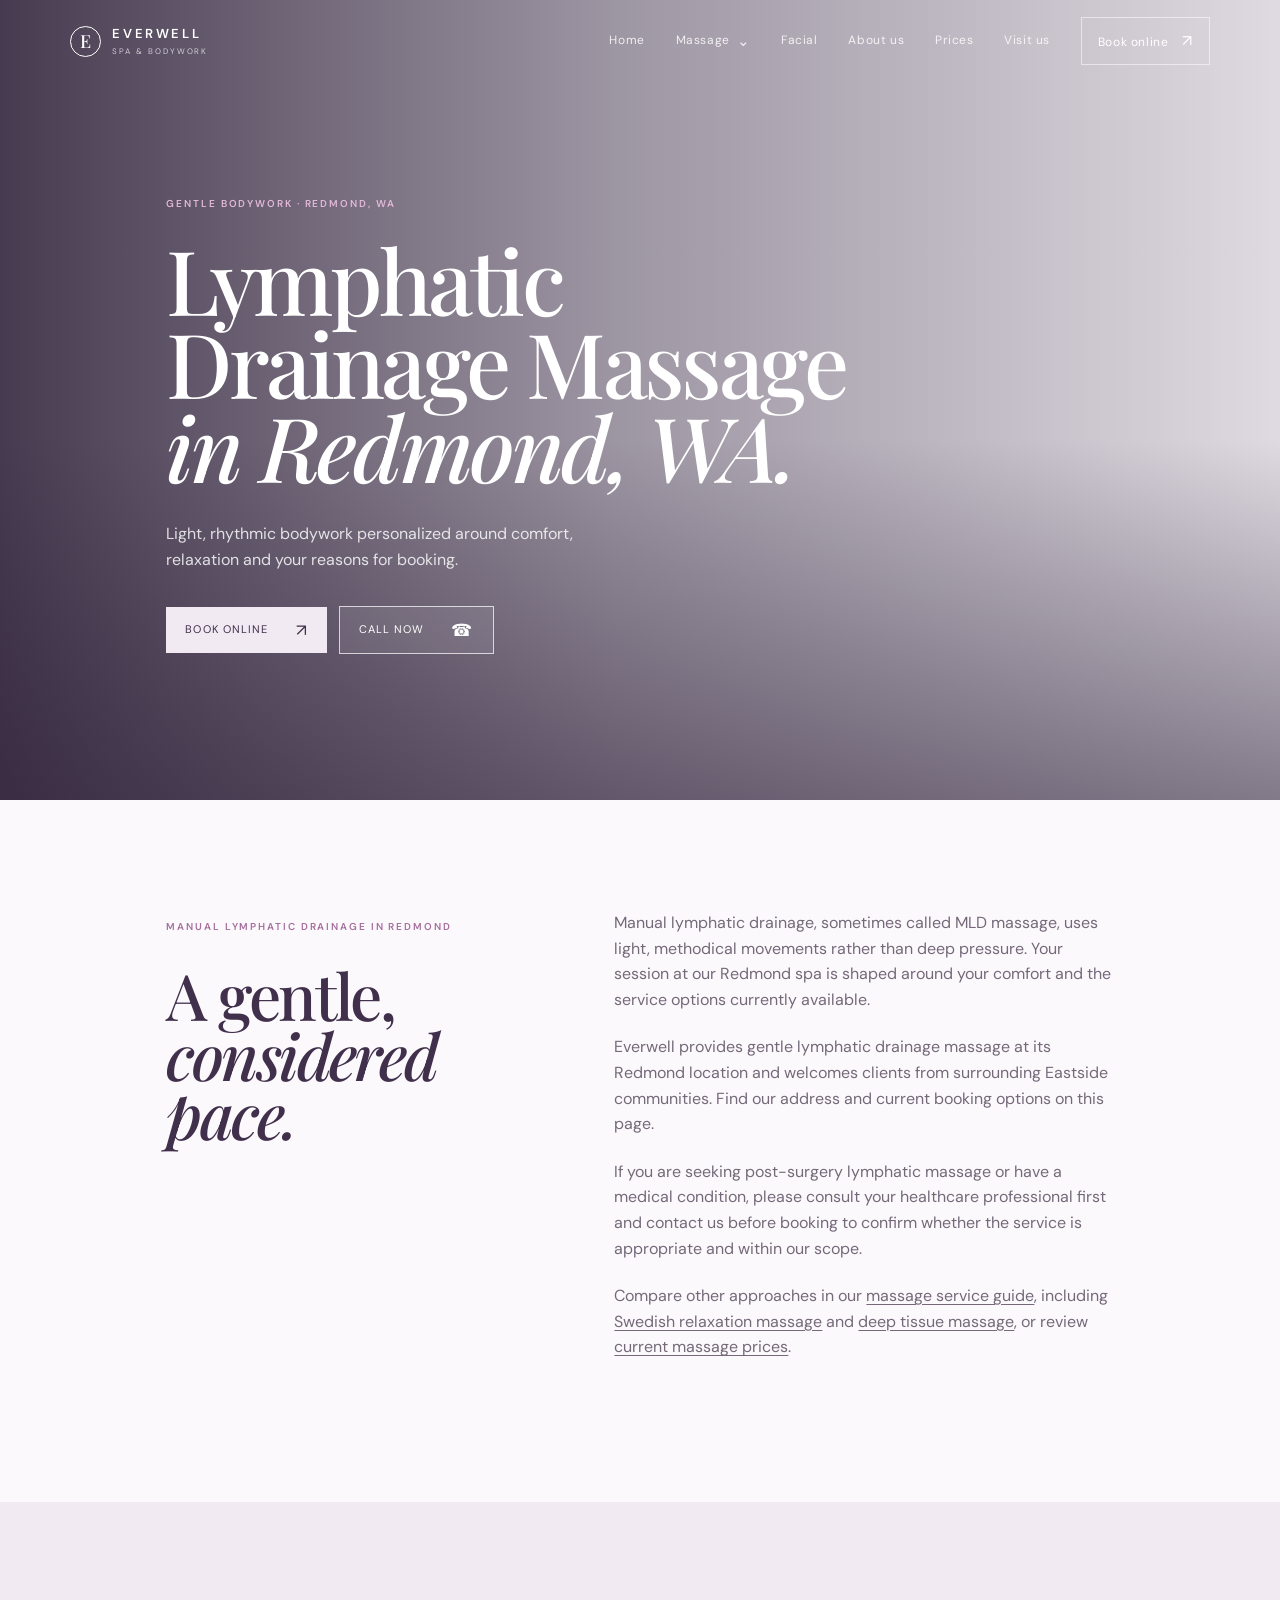
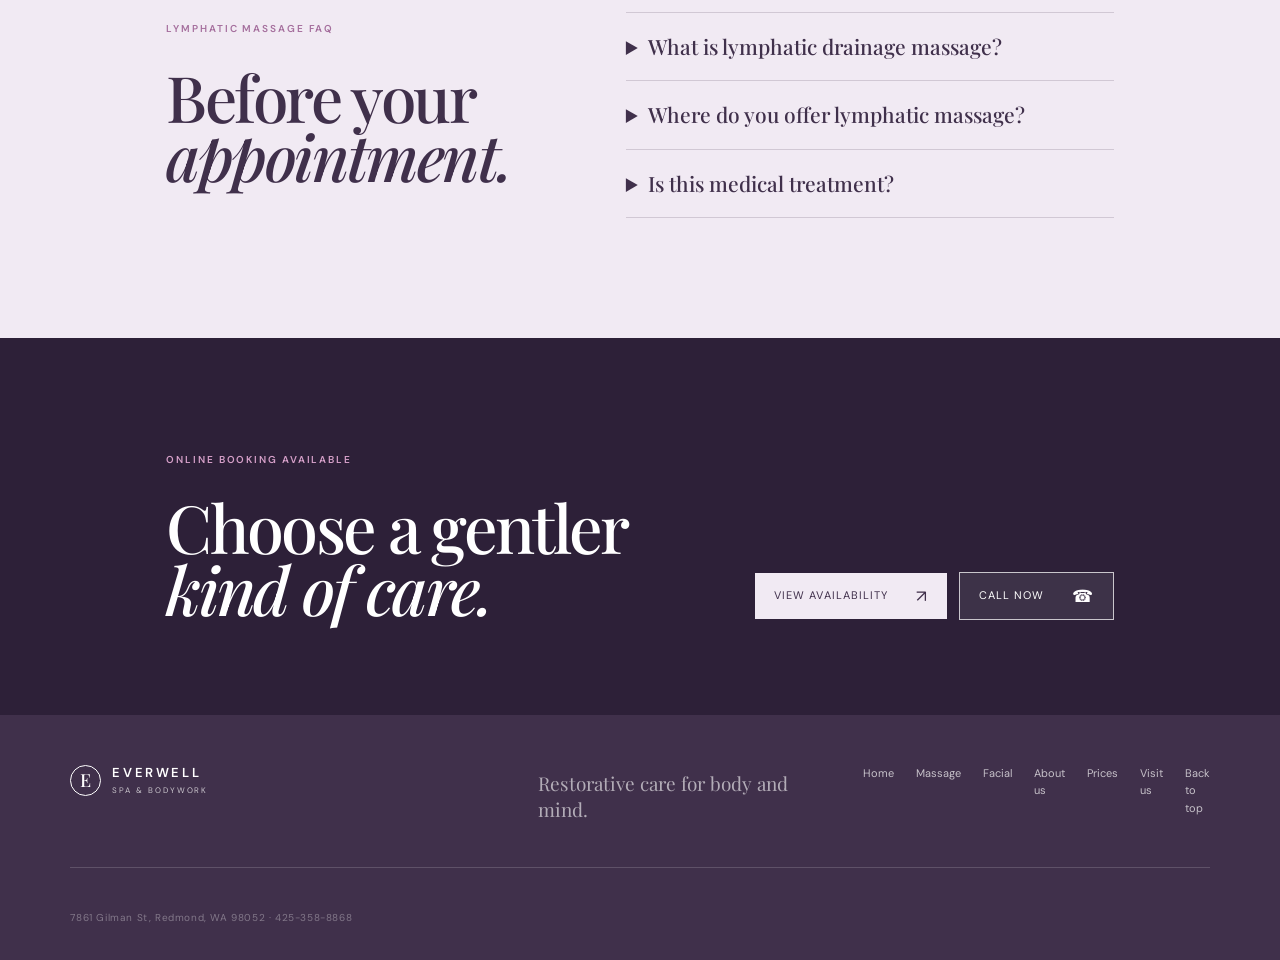
<file: lymphatic-drainage-massage.html>
<!doctype html>
<html lang="en">
<head>
  <meta charset="UTF-8" />
  <meta name="viewport" content="width=device-width, initial-scale=1.0" />
  <meta name="description" content="Explore lymphatic drainage massage in Redmond, WA at Everwell Spa, with light, rhythmic bodywork centered on comfort. Learn more and book online." />
  <title>Lymphatic Drainage Massage in Redmond, WA | Everwell Spa</title>
  <link rel="canonical" href="https://www.everwellspa.com/lymphatic-drainage-massage.html" />
  <meta property="og:type" content="website" /><meta property="og:title" content="Lymphatic Drainage Massage in Redmond, WA | Everwell Spa" /><meta property="og:description" content="Gentle, rhythmic lymphatic drainage bodywork at Everwell Spa in Redmond, WA." /><meta property="og:url" content="https://www.everwellspa.com/lymphatic-drainage-massage.html" /><meta property="og:site_name" content="Everwell Spa" />
  <link rel="stylesheet" href="styles.css" />
  <script type="application/ld+json">{"@context":"https://schema.org","@type":"Service","name":"Lymphatic Drainage Massage","serviceType":"Lymphatic drainage massage","provider":{"@id":"https://www.everwellspa.com/#business"},"areaServed":["Redmond","Eastside"],"url":"https://www.everwellspa.com/lymphatic-drainage-massage.html"}</script>
</head>
<body class="inner-page service-detail">
  <header class="site-header inner-header" id="top"><a class="brand" href="index.html"><span class="brand-mark">E</span><span><strong>EVERWELL</strong><small>SPA &amp; BODYWORK</small></span></a><button class="menu-toggle" type="button" aria-expanded="false" aria-controls="site-nav" aria-label="Open navigation"><span></span><span></span></button><nav class="site-nav" id="site-nav" aria-label="Primary navigation"><a href="massage-redmond.html">Massage</a><a href="facial.html">Facial</a><a href="about-us.html">About us</a><a href="contact.html">Contact</a><a class="nav-book" href="https://book.squareup.com/appointments/l92gg4wokn3pt9/location/LST0HAY66RVN9/services" target="_blank" rel="noreferrer">Book online <span>↗</span></a></nav></header>
  <main>
    <section class="detail-hero lymphatic-detail"><div class="page-hero-overlay"></div><div class="page-hero-content reveal"><p class="eyebrow">Gentle bodywork · Redmond, WA</p><h1>Lymphatic Drainage Massage<br /><em>in Redmond, WA.</em></h1><p>Light, rhythmic bodywork personalized around comfort, relaxation and your reasons for booking.</p><a class="button button-light" href="https://book.squareup.com/appointments/l92gg4wokn3pt9/location/LST0HAY66RVN9/services" target="_blank" rel="noreferrer">Book online <span>↗</span></a></div></section>
    <section class="service-copy section-pad"><div><div class="section-label">Manual lymphatic drainage in Redmond</div><h2>A gentle,<br /><em>considered pace.</em></h2></div><div><p>Manual lymphatic drainage, sometimes called MLD massage, uses light, methodical movements rather than deep pressure. Your session at our Redmond spa is shaped around your comfort and the service options currently available.</p><p>Everwell provides gentle lymphatic drainage massage at its Redmond location and welcomes clients from surrounding Eastside communities. Find our address and current booking options on this page.</p><p>If you are seeking post-surgery lymphatic massage or have a medical condition, please consult your healthcare professional first and contact us before booking to confirm whether the service is appropriate and within our scope.</p><p>Compare other approaches in our <a href="massage-redmond.html">massage service guide</a>, including <a href="swedish-massage.html">Swedish relaxation massage</a> and <a href="deep-tissue-massage.html">deep tissue massage</a>, or review <a href="prices.html">current massage prices</a>.</p></div></section>
    <section class="faq-section section-pad"><div><div class="section-label">Lymphatic massage FAQ</div><h2>Before your<br /><em>appointment.</em></h2></div><div class="faq-list"><details><summary>What is lymphatic drainage massage?</summary><p>It is a gentle style of bodywork that uses light, rhythmic movements. It is different from deep tissue massage and should not feel forceful.</p></details><details><summary>Where do you offer lymphatic massage?</summary><p>Everwell Spa offers lymphatic bodywork at 7861 Gilman St in Redmond, also convenient for many clients throughout Redmond and the Eastside.</p></details><details><summary>Is this medical treatment?</summary><p>No. Our massage service does not diagnose, treat or guarantee improvement of a medical condition. Ask your healthcare professional whether massage is suitable for you.</p></details></div></section>
    <section class="cta-band"><div><p class="section-label">Online booking available</p><h2>Choose a gentler<br /><em>kind of care.</em></h2></div><a class="button button-light" href="https://book.squareup.com/appointments/l92gg4wokn3pt9/location/LST0HAY66RVN9/services" target="_blank" rel="noreferrer">View availability <span>↗</span></a></section>
  </main>
  <footer class="site-footer"><a class="brand footer-brand" href="index.html"><span class="brand-mark">E</span><span><strong>EVERWELL</strong><small>SPA &amp; BODYWORK</small></span></a><p>Restorative care for body and mind.</p><div class="footer-right"><a href="massage-redmond.html">Massage</a><a href="prices.html">Prices</a><a href="about-us.html">About us</a><a href="contact.html">Contact</a><a href="#top">Back to top</a></div><small class="copyright">7861 Gilman St, Redmond, WA 98052 · 425-358-8868</small></footer>
  <script src="script.js"></script>
</body>
</html>
</file>
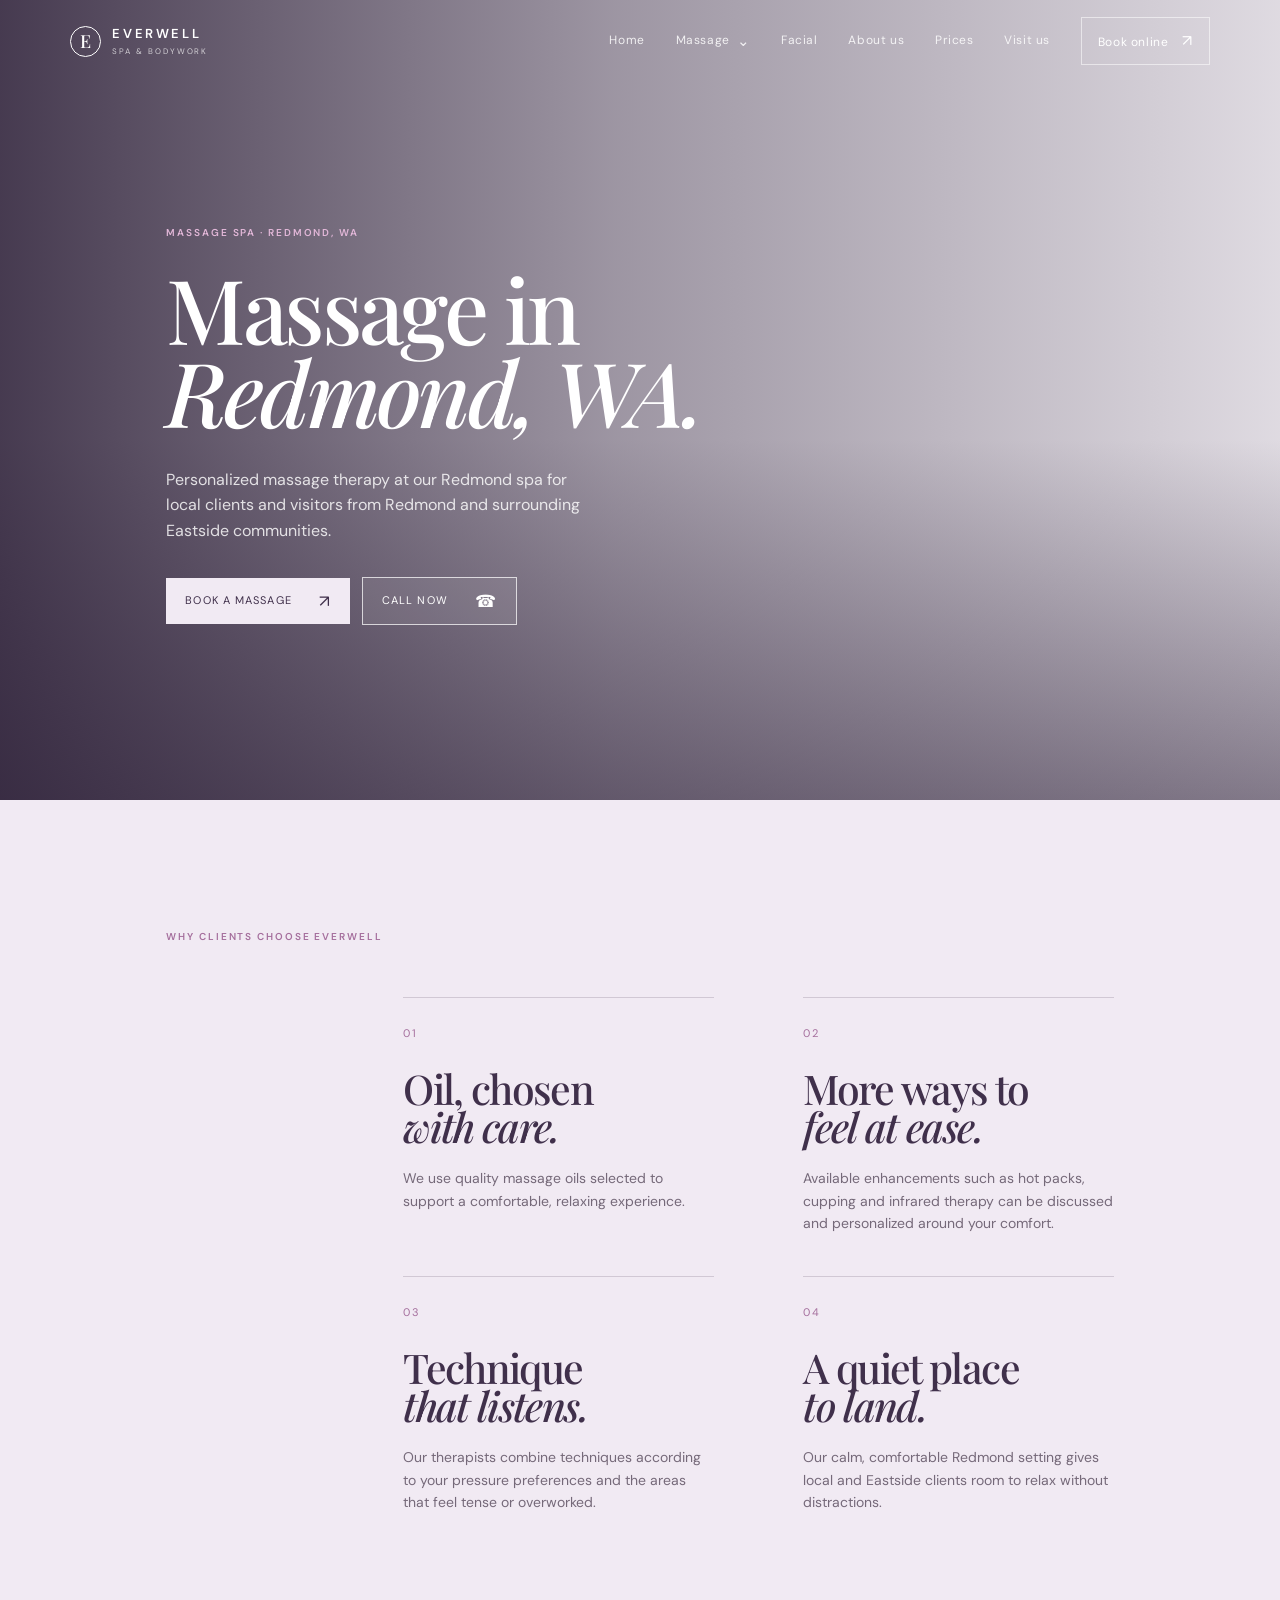
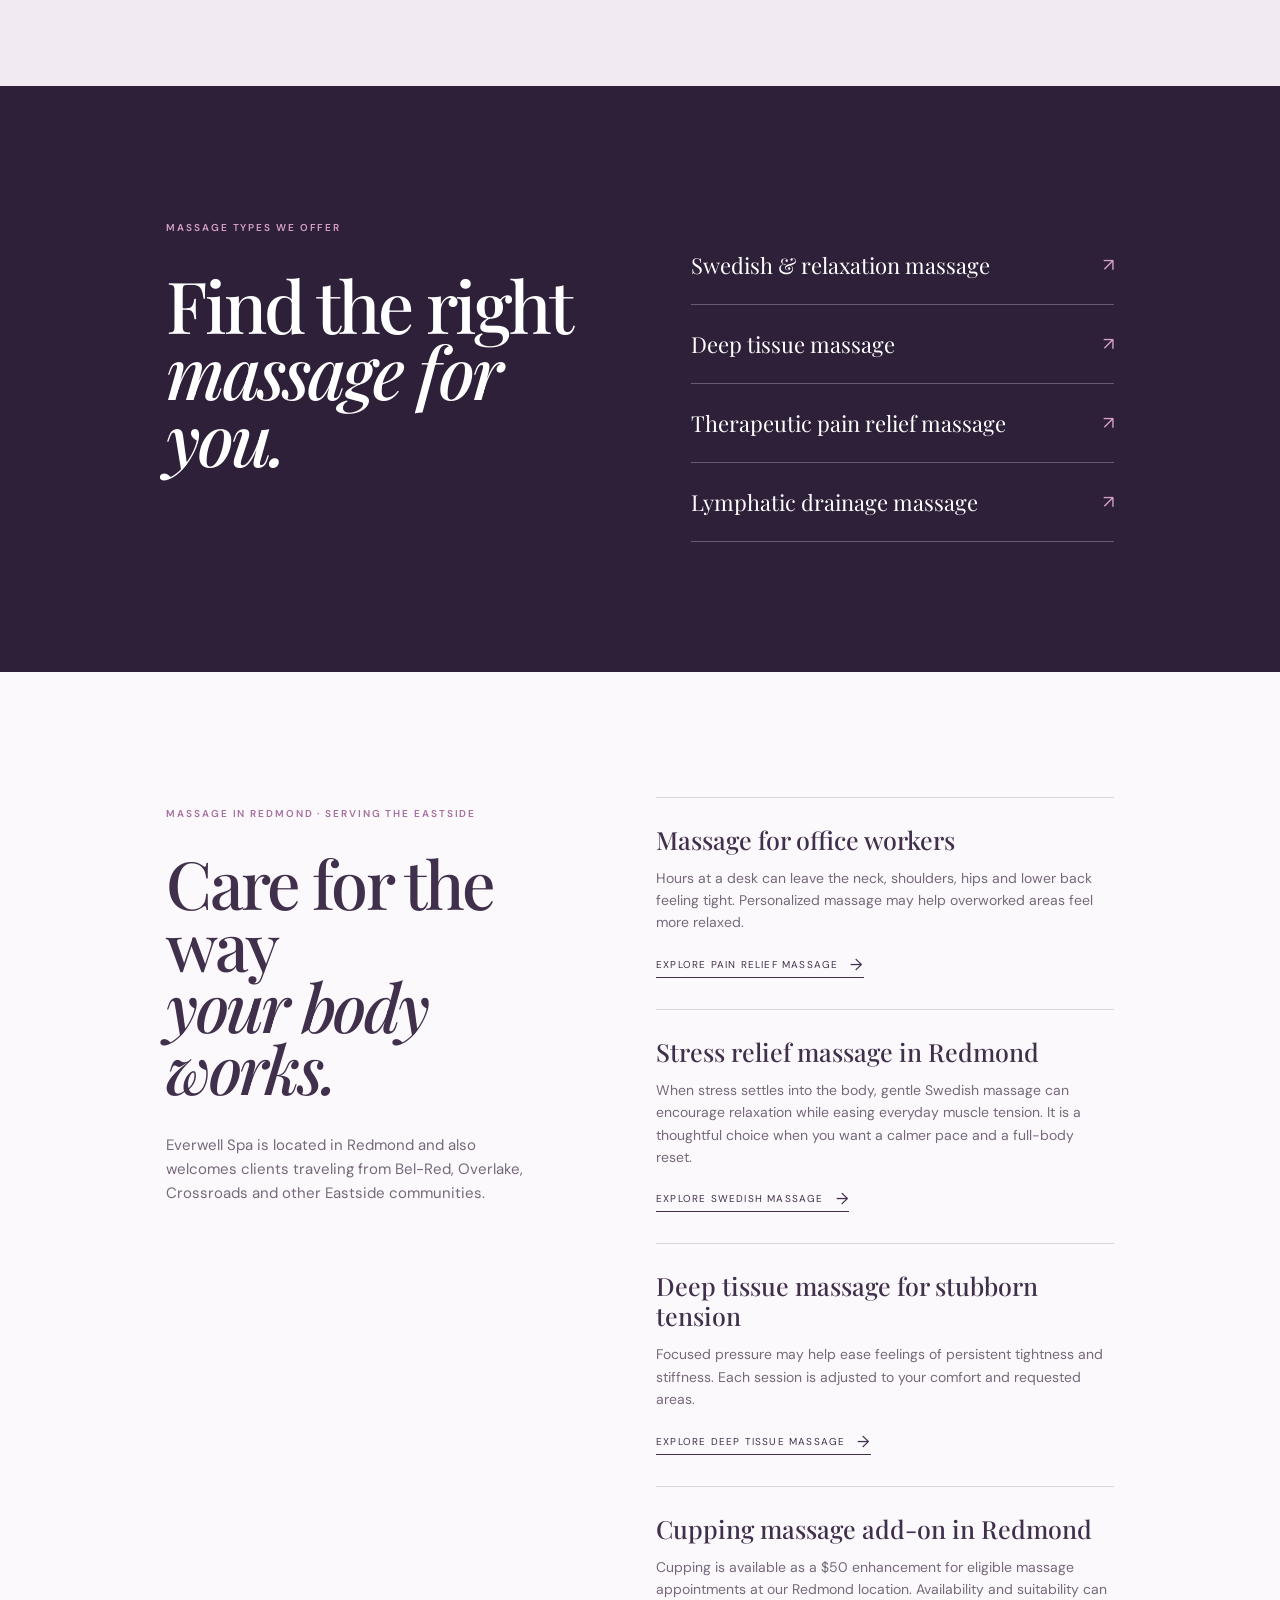
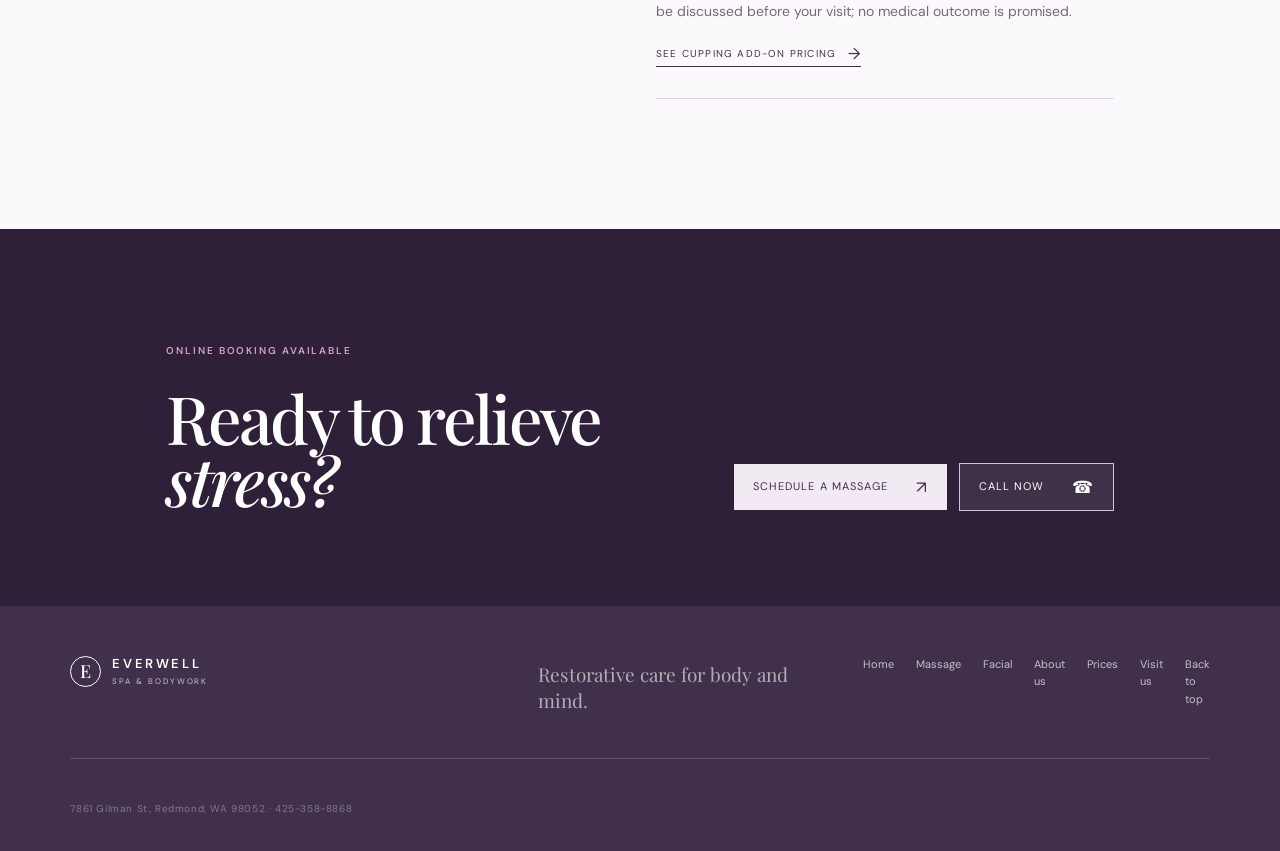
<file: massage-bellevue.html>
<!doctype html>
<html lang="en">
<head>
  <meta charset="UTF-8" />
  <meta name="viewport" content="width=device-width, initial-scale=1.0" />
  <meta name="robots" content="noindex, follow" />
  <title>Massage in Redmond, WA | Everwell Spa</title>
  <link rel="canonical" href="https://www.everwellspa.com/massage-redmond.html" />
  <meta http-equiv="refresh" content="0; url=massage-redmond.html" />
  <script>window.location.replace('massage-redmond.html');</script>
</head>
<body>
  <p>This page has moved to <a href="massage-redmond.html">Massage in Redmond, WA</a>.</p>
</body>
</html>
</file>
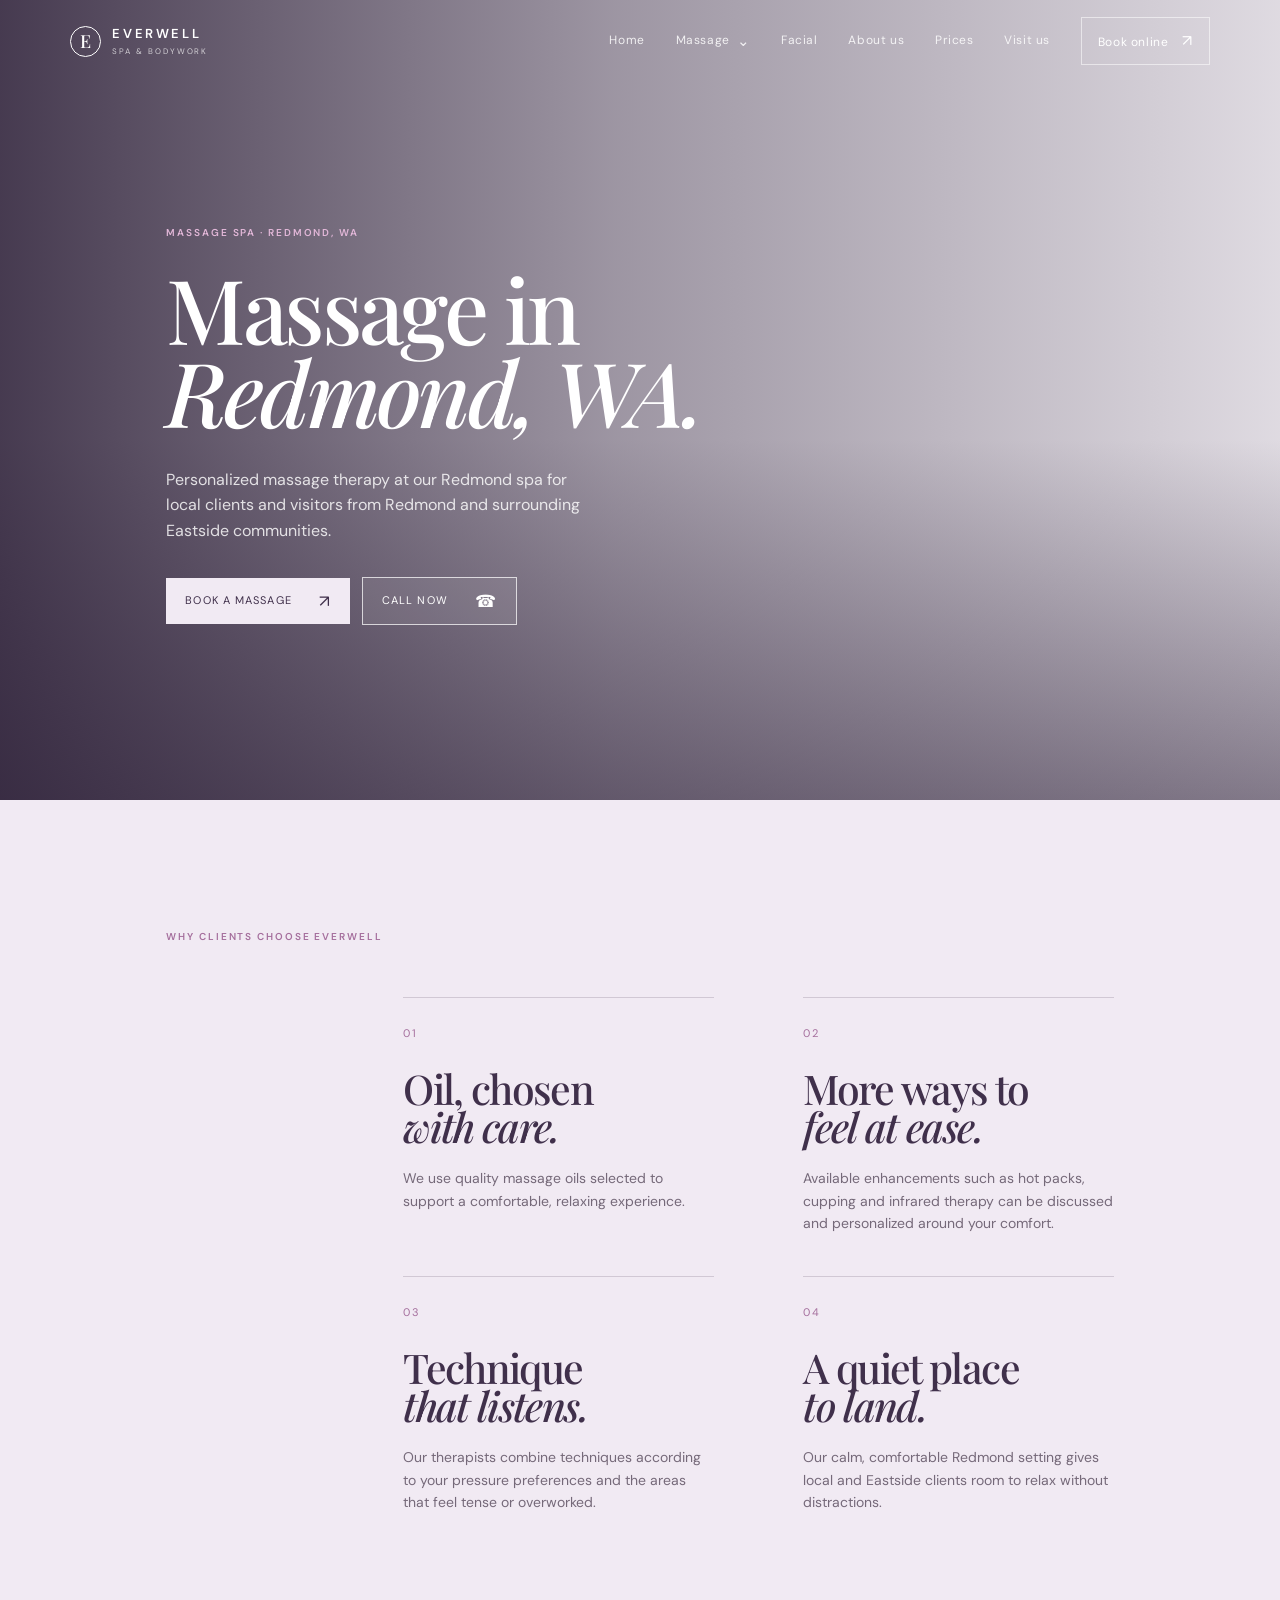
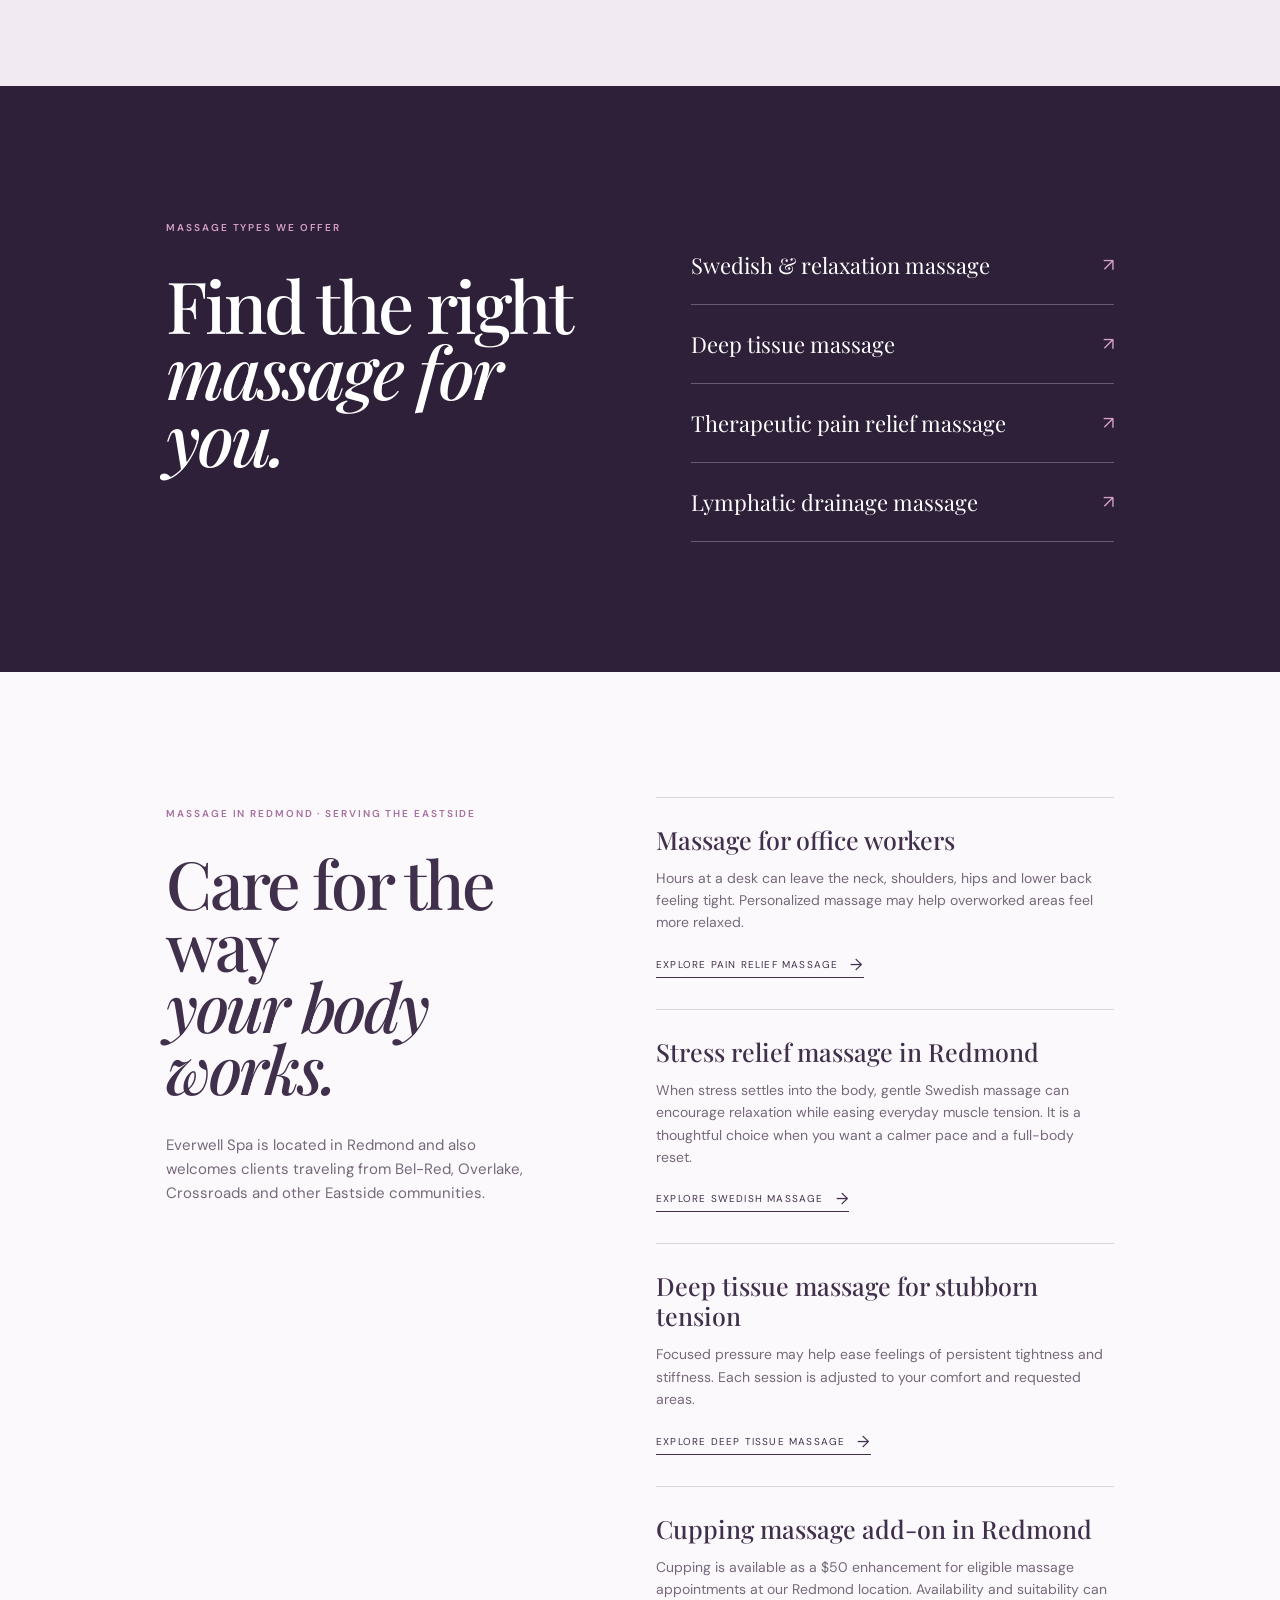
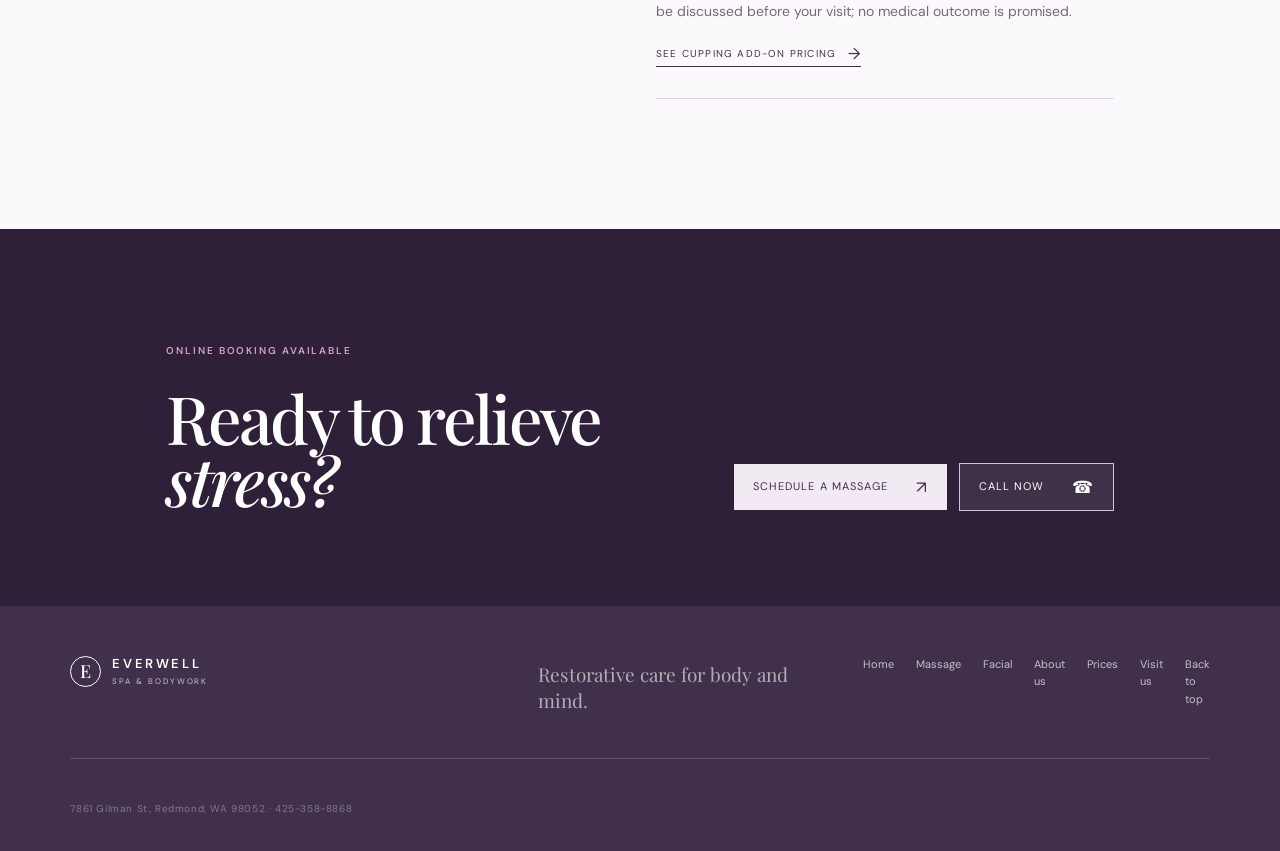
<file: massage-redmond.html>
<!doctype html>
<html lang="en">
  <head>
    <meta charset="UTF-8" /><meta name="viewport" content="width=device-width, initial-scale=1.0" />
    <meta name="description" content="Explore personalized massage in Redmond, WA at Everwell Spa, including Swedish, deep tissue, pain relief and lymphatic options. View services and book online." />
    <title>Massage in Redmond, WA | Everwell Spa</title><link rel="canonical" href="https://www.everwellspa.com/massage-redmond.html" /><meta property="og:type" content="website" /><meta property="og:title" content="Massage in Redmond, WA | Everwell Spa" /><meta property="og:description" content="Explore personalized massage services at Everwell Spa in Redmond, WA." /><meta property="og:url" content="https://www.everwellspa.com/massage-redmond.html" /><meta property="og:site_name" content="Everwell Spa" /><link rel="stylesheet" href="styles.css" />
  </head>
  <body class="inner-page">
    <header class="site-header inner-header" id="top"><a class="brand" href="index.html"><span class="brand-mark">E</span><span><strong>EVERWELL</strong><small>SPA & BODYWORK</small></span></a><button class="menu-toggle" type="button" aria-expanded="false" aria-controls="site-nav" aria-label="Open navigation"><span></span><span></span></button><nav class="site-nav" id="site-nav" aria-label="Primary navigation"><div class="nav-dropdown"><a class="nav-parent" href="massage-redmond.html" aria-haspopup="true" aria-expanded="false">Massage <span class="nav-chevron">⌄</span></a><div class="dropdown-menu"><a href="massage-redmond.html">Massage home</a><a href="swedish-massage.html">Swedish Massage</a><a href="deep-tissue-massage.html">Deep Tissue Massage</a><a href="pain-relief-massage.html">Pain Relief Massage</a><a href="prices.html">Massage prices</a><a href="lymphatic-drainage-massage.html">Lymphatic Drainage</a></div></div><a href="facial.html">Facial</a><a href="about-us.html">About us</a><a href="contact.html">Contact</a><a class="nav-book" href="https://book.squareup.com/appointments/l92gg4wokn3pt9/location/LST0HAY66RVN9/services" target="_blank" rel="noreferrer">Book online <span>↗</span></a></nav></header>
    <main>
      <section class="page-hero massage-hero"><div class="page-hero-image" role="img" aria-label="Peaceful massage spa treatment room in Redmond WA"></div><div class="page-hero-overlay"></div><div class="page-hero-content reveal"><p class="eyebrow">Massage spa · Redmond, WA</p><h1>Massage in<br /><em>Redmond, WA.</em></h1><p>Personalized massage therapy at our Redmond spa for local clients and visitors from Redmond and surrounding Eastside communities.</p><a class="button button-light" href="https://book.squareup.com/appointments/l92gg4wokn3pt9/location/LST0HAY66RVN9/services" target="_blank" rel="noreferrer">Book a massage <span>↗</span></a></div></section>
      <section class="benefit-section section-pad"><div class="section-label">Why clients choose Everwell</div><div class="benefit-grid"><article><span>01</span><h2>Oil, chosen<br /><em>with care.</em></h2><p>We use quality massage oils selected to support a comfortable, relaxing experience.</p></article><article><span>02</span><h2>More ways to<br /><em>feel at ease.</em></h2><p>Available enhancements such as hot packs, cupping and infrared therapy can be discussed and personalized around your comfort.</p></article><article><span>03</span><h2>Technique<br /><em>that listens.</em></h2><p>Our therapists combine techniques according to your pressure preferences and the areas that feel tense or overworked.</p></article><article><span>04</span><h2>A quiet place<br /><em>to land.</em></h2><p>Our calm, comfortable Redmond setting gives local and Eastside clients room to relax without distractions.</p></article></div></section>
      <section class="service-menu section-pad"><div class="service-menu-heading"><div class="section-label">Massage types we offer</div><h2>Find the right<br /><em>massage for you.</em></h2></div><div class="service-links"><a href="swedish-massage.html"><span>Swedish &amp; relaxation massage</span><b>↗</b></a><a href="deep-tissue-massage.html"><span>Deep tissue massage</span><b>↗</b></a><a href="pain-relief-massage.html"><span>Therapeutic pain relief massage</span><b>↗</b></a><a href="lymphatic-drainage-massage.html"><span>Lymphatic drainage massage</span><b>↗</b></a></div></section>
      <section class="local-massage section-pad" aria-labelledby="local-massage-title">
        <div class="local-massage-intro"><div class="section-label">Massage in Redmond · serving the Eastside</div><h2 id="local-massage-title">Care for the way<br /><em>your body works.</em></h2><p>Everwell Spa is located in Redmond and also welcomes clients traveling from Bel-Red, Overlake, Crossroads and other Eastside communities.</p></div>
        <div class="local-massage-topics">
          <article><h3>Massage for office workers</h3><p>Hours at a desk can leave the neck, shoulders, hips and lower back feeling tight. Personalized massage may help overworked areas feel more relaxed.</p><a href="pain-relief-massage.html">Explore pain relief massage <span>→</span></a></article>
          <article><h3>Stress relief massage in Redmond</h3><p>When stress settles into the body, gentle Swedish massage can encourage relaxation while easing everyday muscle tension. It is a thoughtful choice when you want a calmer pace and a full-body reset.</p><a href="swedish-massage.html">Explore Swedish massage <span>→</span></a></article>
          <article><h3>Deep tissue massage for stubborn tension</h3><p>Focused pressure may help ease feelings of persistent tightness and stiffness. Each session is adjusted to your comfort and requested areas.</p><a href="deep-tissue-massage.html">Explore deep tissue massage <span>→</span></a></article><article><h3>Cupping massage add-on in Redmond</h3><p>Cupping is available as a $50 enhancement for eligible massage appointments at our Redmond location. Availability and suitability can be discussed before your visit; no medical outcome is promised.</p><a href="prices.html">See cupping add-on pricing <span>→</span></a></article>
        </div>
      </section>
      <section class="cta-band"><div><p class="section-label">Online booking available</p><h2>Ready to relieve<br /><em>stress?</em></h2></div><a class="button button-light" href="https://book.squareup.com/appointments/l92gg4wokn3pt9/location/LST0HAY66RVN9/services" target="_blank" rel="noreferrer">Schedule a massage <span>↗</span></a></section>
    </main>
    <footer class="site-footer"><a class="brand footer-brand" href="index.html"><span class="brand-mark">E</span><span><strong>EVERWELL</strong><small>SPA & BODYWORK</small></span></a><p>Restorative care for body and mind.</p><div class="footer-right"><a href="index.html">Home</a><a href="facial.html">Facial</a><a href="about-us.html">About us</a><a href="contact.html">Contact</a><a href="#top">Back to top</a></div><small class="copyright">7861 Gilman St, Redmond, WA 98052 · 425-358-8868</small></footer><script src="script.js"></script>
  </body>
</html>
</file>
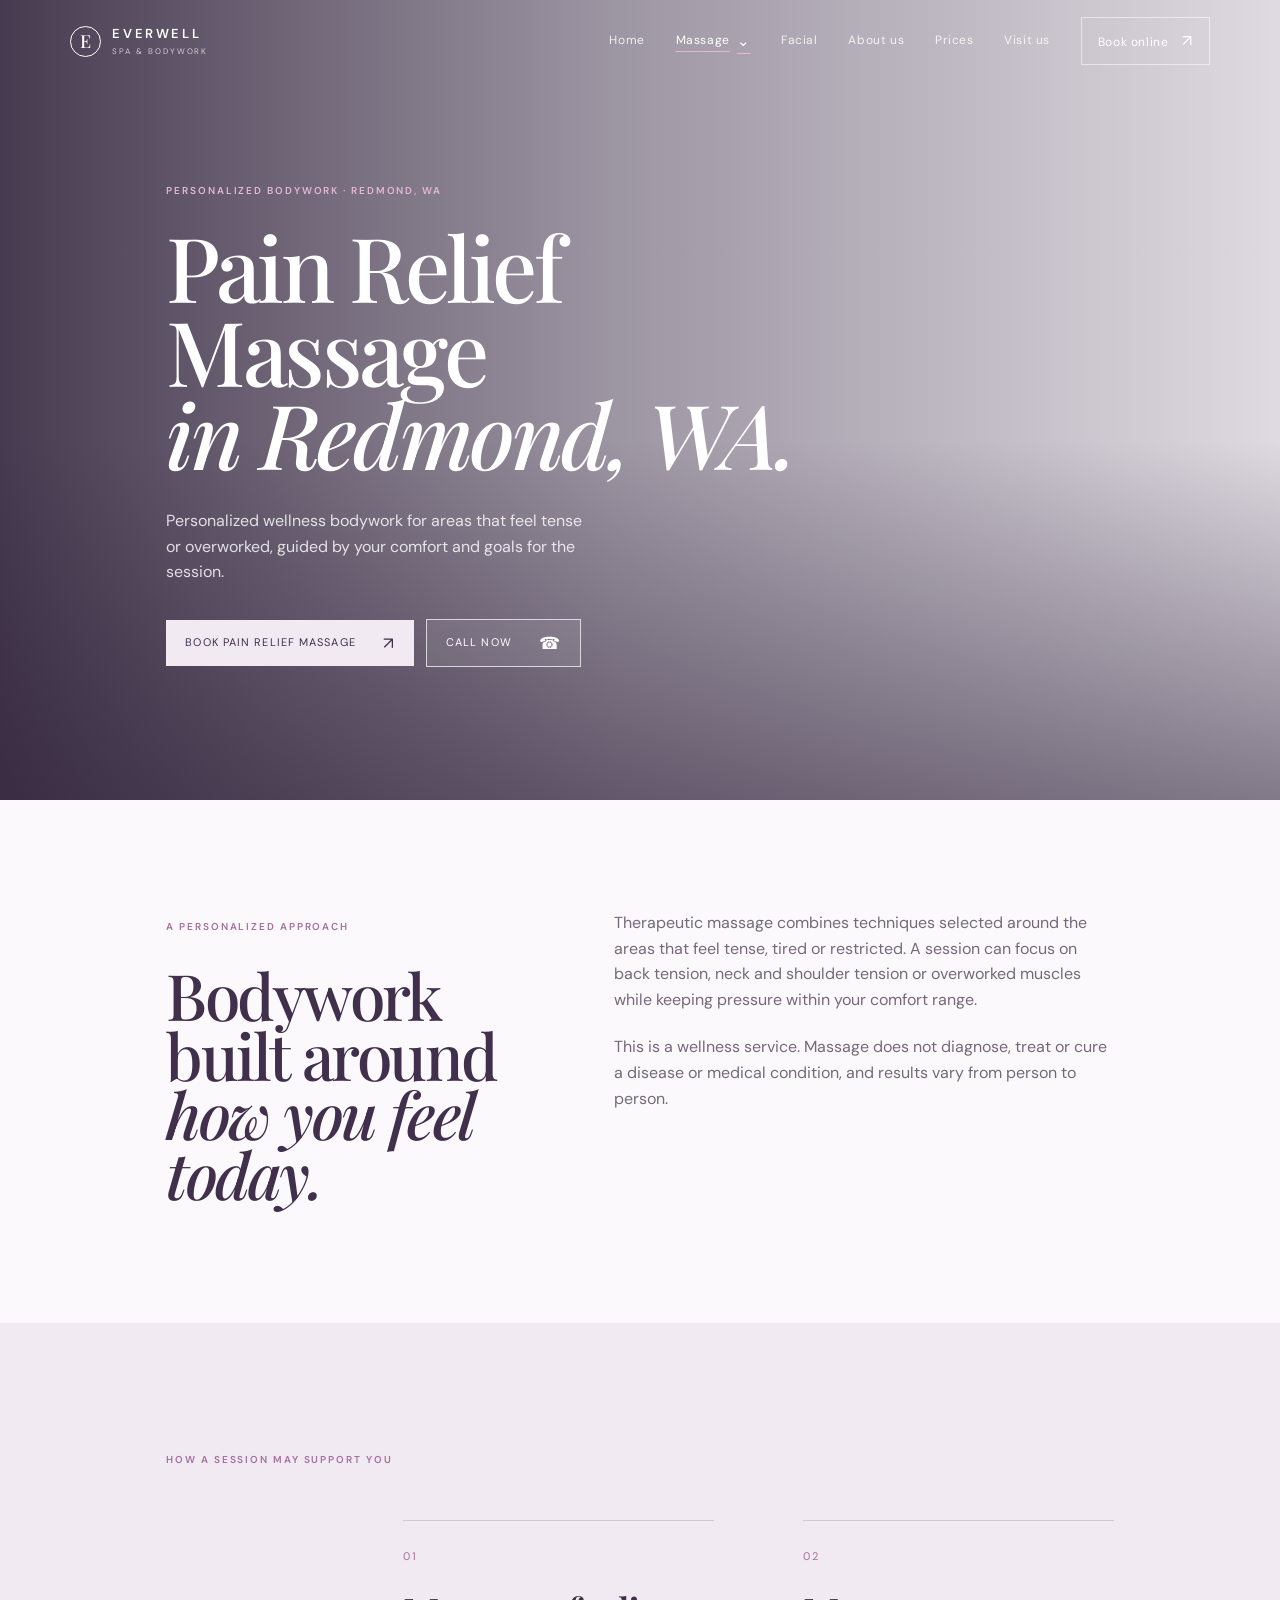
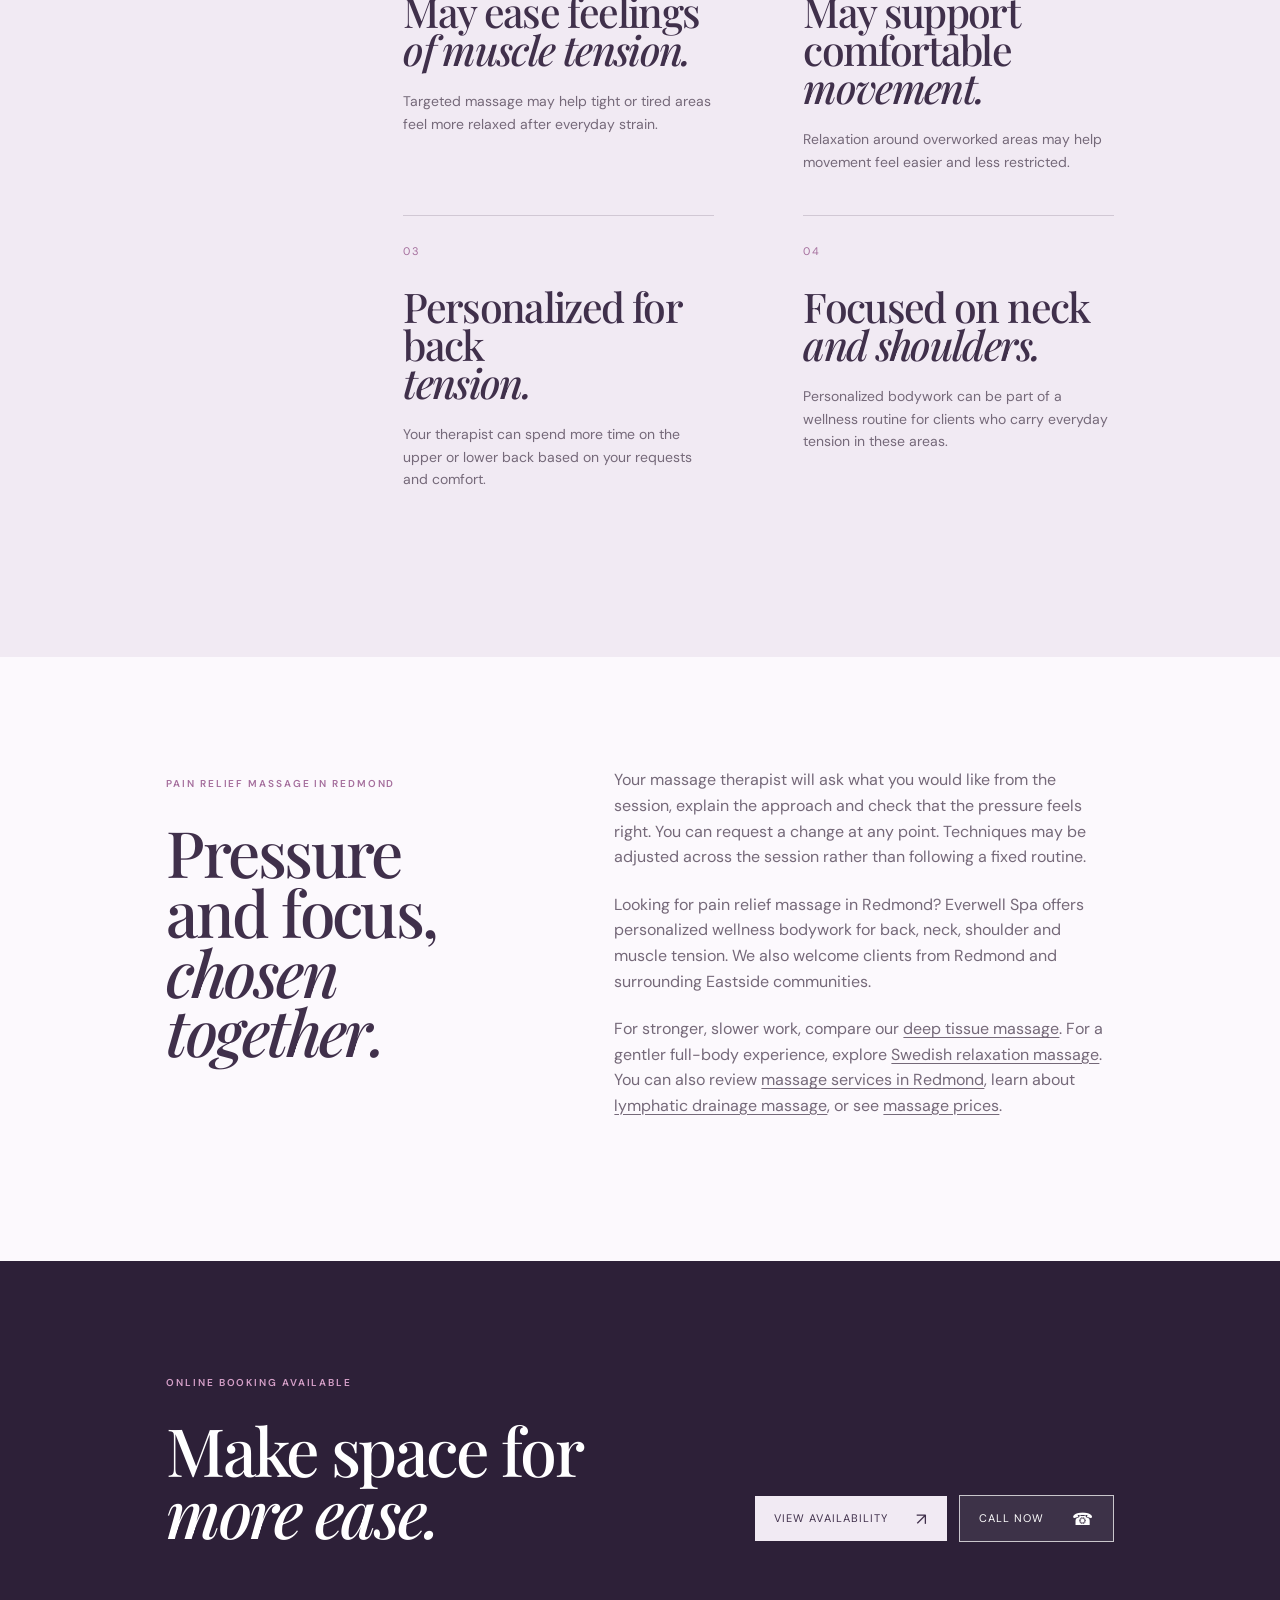
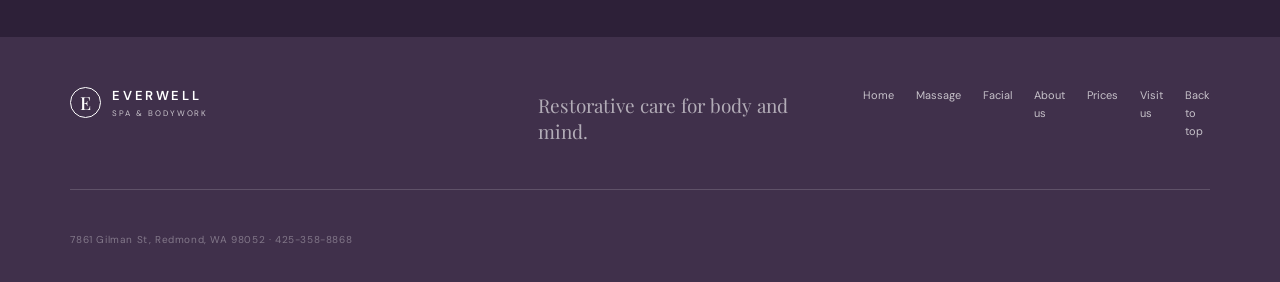
<file: pain-relief-massage.html>
<!doctype html>
<html lang="en">
<head>
  <meta charset="UTF-8" />
  <meta name="viewport" content="width=device-width, initial-scale=1.0" />
  <meta name="description" content="Explore pain relief massage in Redmond, WA at Everwell Spa, with personalized bodywork for everyday muscle tension. Learn about sessions and book online." />
  <title>Pain Relief Massage in Redmond, WA | Everwell Spa</title>
  <link rel="canonical" href="https://www.everwellspa.com/pain-relief-massage.html" />
  <meta property="og:type" content="website" /><meta property="og:title" content="Pain Relief Massage in Redmond, WA | Everwell Spa" /><meta property="og:description" content="Personalized wellness massage for everyday muscle tension at Everwell Spa in Redmond." /><meta property="og:url" content="https://www.everwellspa.com/pain-relief-massage.html" /><meta property="og:site_name" content="Everwell Spa" />
  <link rel="stylesheet" href="styles.css" />
  <script type="application/ld+json">{"@context":"https://schema.org","@type":"Service","name":"Pain Relief Massage","serviceType":"Personalized wellness massage","provider":{"@id":"https://www.everwellspa.com/#business"},"areaServed":["Redmond","Eastside"],"url":"https://www.everwellspa.com/pain-relief-massage.html"}</script>
</head>
<body class="inner-page service-detail">
  <header class="site-header inner-header" id="top"><a class="brand" href="index.html"><span class="brand-mark">E</span><span><strong>EVERWELL</strong><small>SPA &amp; BODYWORK</small></span></a><button class="menu-toggle" type="button" aria-expanded="false" aria-controls="site-nav" aria-label="Open navigation"><span></span><span></span></button><nav class="site-nav" id="site-nav" aria-label="Primary navigation"><a href="massage-redmond.html">Massage</a><a href="facial.html">Facial</a><a href="prices.html">Prices</a><a href="about-us.html">About us</a><a href="contact.html">Contact</a><a class="nav-book" href="https://book.squareup.com/appointments/l92gg4wokn3pt9/location/LST0HAY66RVN9/services" target="_blank" rel="noreferrer">Book online <span>↗</span></a></nav></header>
  <main>
    <section class="detail-hero pain-detail"><div class="page-hero-overlay"></div><div class="page-hero-content reveal"><p class="eyebrow">Personalized bodywork · Redmond, WA</p><h1>Pain Relief Massage<br /><em>in Redmond, WA.</em></h1><p>Personalized wellness bodywork for areas that feel tense or overworked, guided by your comfort and goals for the session.</p><a class="button button-light" href="https://book.squareup.com/appointments/l92gg4wokn3pt9/location/LST0HAY66RVN9/services" target="_blank" rel="noreferrer">Book pain relief massage <span>↗</span></a></div></section>
    <section class="service-copy section-pad"><div><div class="section-label">A personalized approach</div><h2>Bodywork built around<br /><em>how you feel today.</em></h2></div><div><p>Therapeutic massage combines techniques selected around the areas that feel tense, tired or restricted. A session can focus on back tension, neck and shoulder tension or overworked muscles while keeping pressure within your comfort range.</p><p>This is a wellness service. Massage does not diagnose, treat or cure a disease or medical condition, and results vary from person to person.</p></div></section>
    <section class="detail-benefits section-pad"><div class="section-label">How a session may support you</div><div class="benefit-grid"><article><span>01</span><h2>May ease feelings<br /><em>of muscle tension.</em></h2><p>Targeted massage may help tight or tired areas feel more relaxed after everyday strain.</p></article><article><span>02</span><h2>May support comfortable<br /><em>movement.</em></h2><p>Relaxation around overworked areas may help movement feel easier and less restricted.</p></article><article><span>03</span><h2>Personalized for back<br /><em>tension.</em></h2><p>Your therapist can spend more time on the upper or lower back based on your requests and comfort.</p></article><article><span>04</span><h2>Focused on neck<br /><em>and shoulders.</em></h2><p>Personalized bodywork can be part of a wellness routine for clients who carry everyday tension in these areas.</p></article></div></section>
    <section class="service-copy section-pad"><div><div class="section-label">Pain relief massage in Redmond</div><h2>Pressure and focus,<br /><em>chosen together.</em></h2></div><div><p>Your massage therapist will ask what you would like from the session, explain the approach and check that the pressure feels right. You can request a change at any point. Techniques may be adjusted across the session rather than following a fixed routine.</p><p>Looking for pain relief massage in Redmond? Everwell Spa offers personalized wellness bodywork for back, neck, shoulder and muscle tension. We also welcome clients from Redmond and surrounding Eastside communities.</p><p>For stronger, slower work, compare our <a href="deep-tissue-massage.html">deep tissue massage</a>. For a gentler full-body experience, explore <a href="swedish-massage.html">Swedish relaxation massage</a>. You can also review <a href="massage-redmond.html">massage services in Redmond</a>, learn about <a href="lymphatic-drainage-massage.html">lymphatic drainage massage</a>, or see <a href="prices.html">massage prices</a>.</p></div></section>
    <section class="cta-band"><div><p class="section-label">Online booking available</p><h2>Make space for<br /><em>more ease.</em></h2></div><a class="button button-light" href="https://book.squareup.com/appointments/l92gg4wokn3pt9/location/LST0HAY66RVN9/services" target="_blank" rel="noreferrer">View availability <span>↗</span></a></section>
  </main>
  <footer class="site-footer"><a class="brand footer-brand" href="index.html"><span class="brand-mark">E</span><span><strong>EVERWELL</strong><small>SPA &amp; BODYWORK</small></span></a><p>Restorative care for body and mind.</p><div class="footer-right"><a href="massage-redmond.html">Massage services</a><a href="swedish-massage.html">Swedish massage</a><a href="deep-tissue-massage.html">Deep tissue</a><a href="prices.html">Prices</a></div><small class="copyright">7861 Gilman St, Redmond, WA 98052 · 425-358-8868</small></footer>
  <script src="script.js"></script>
</body>
</html>
</file>
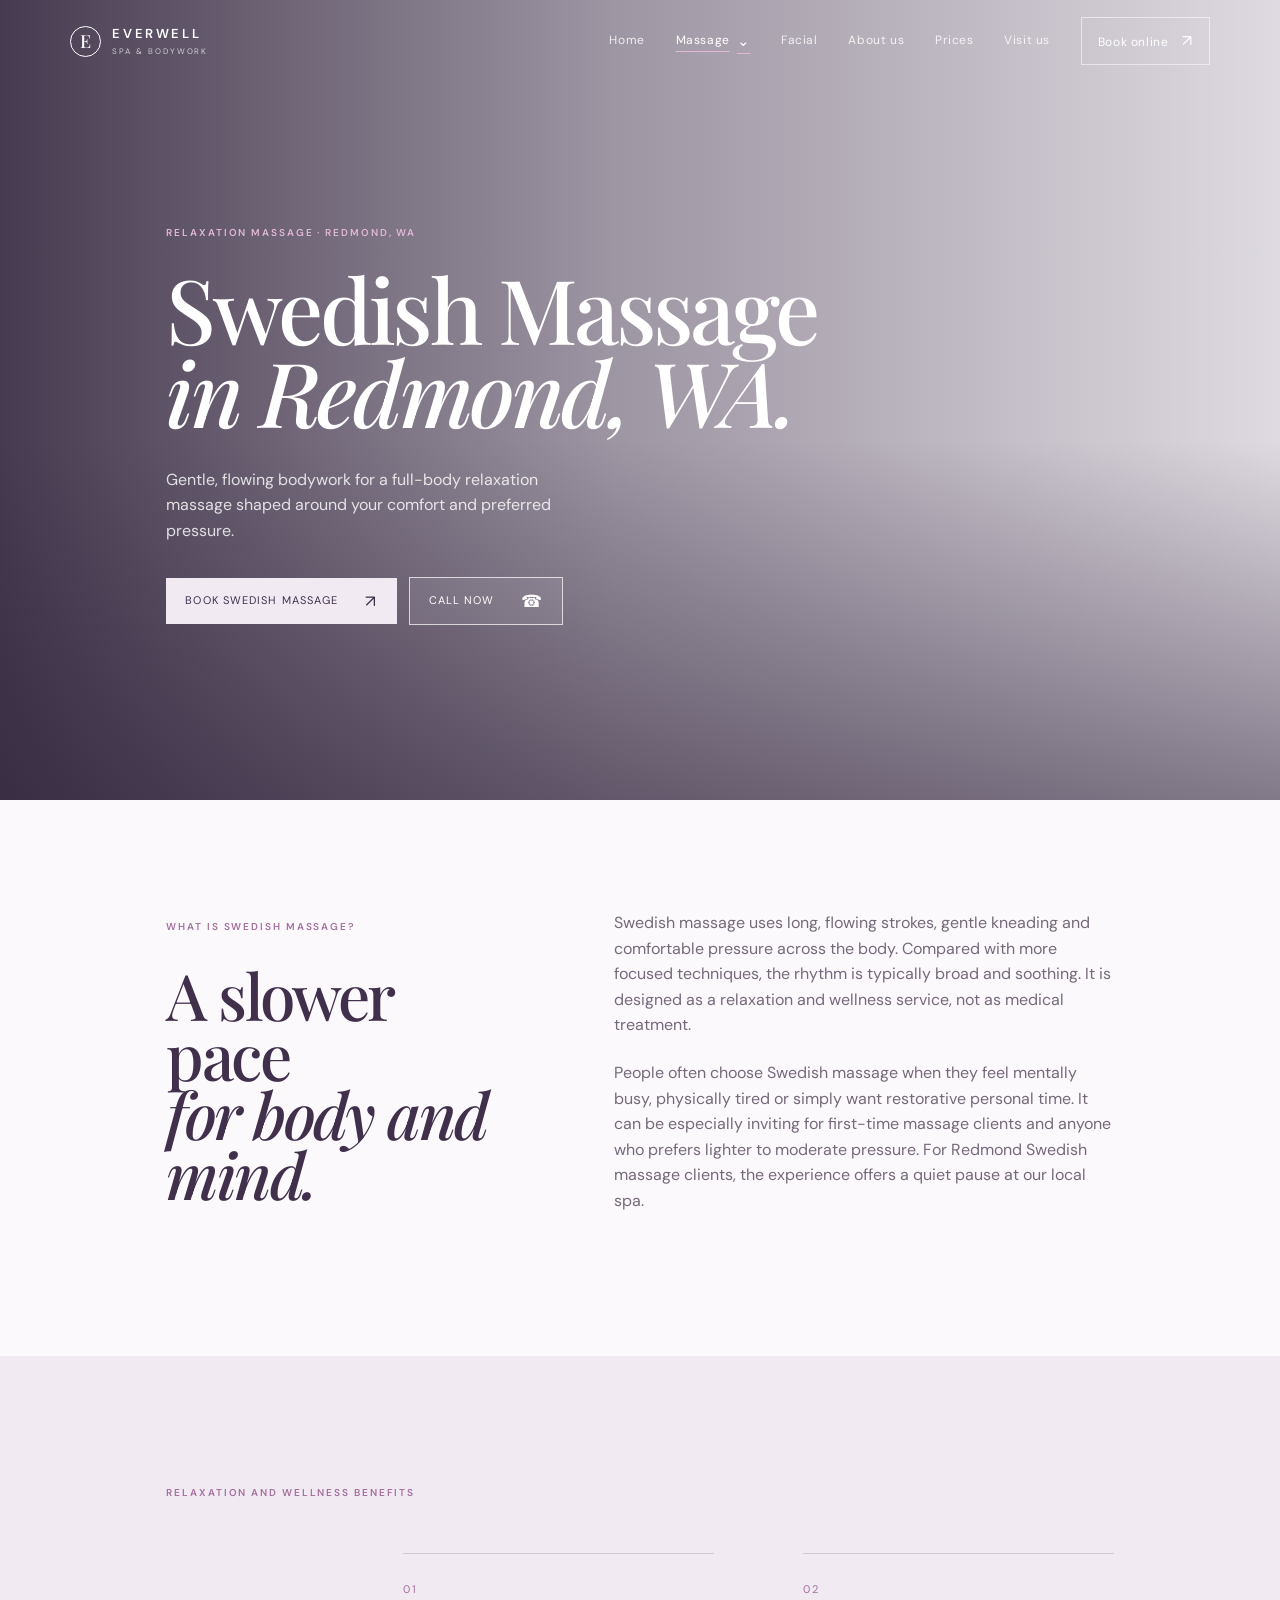
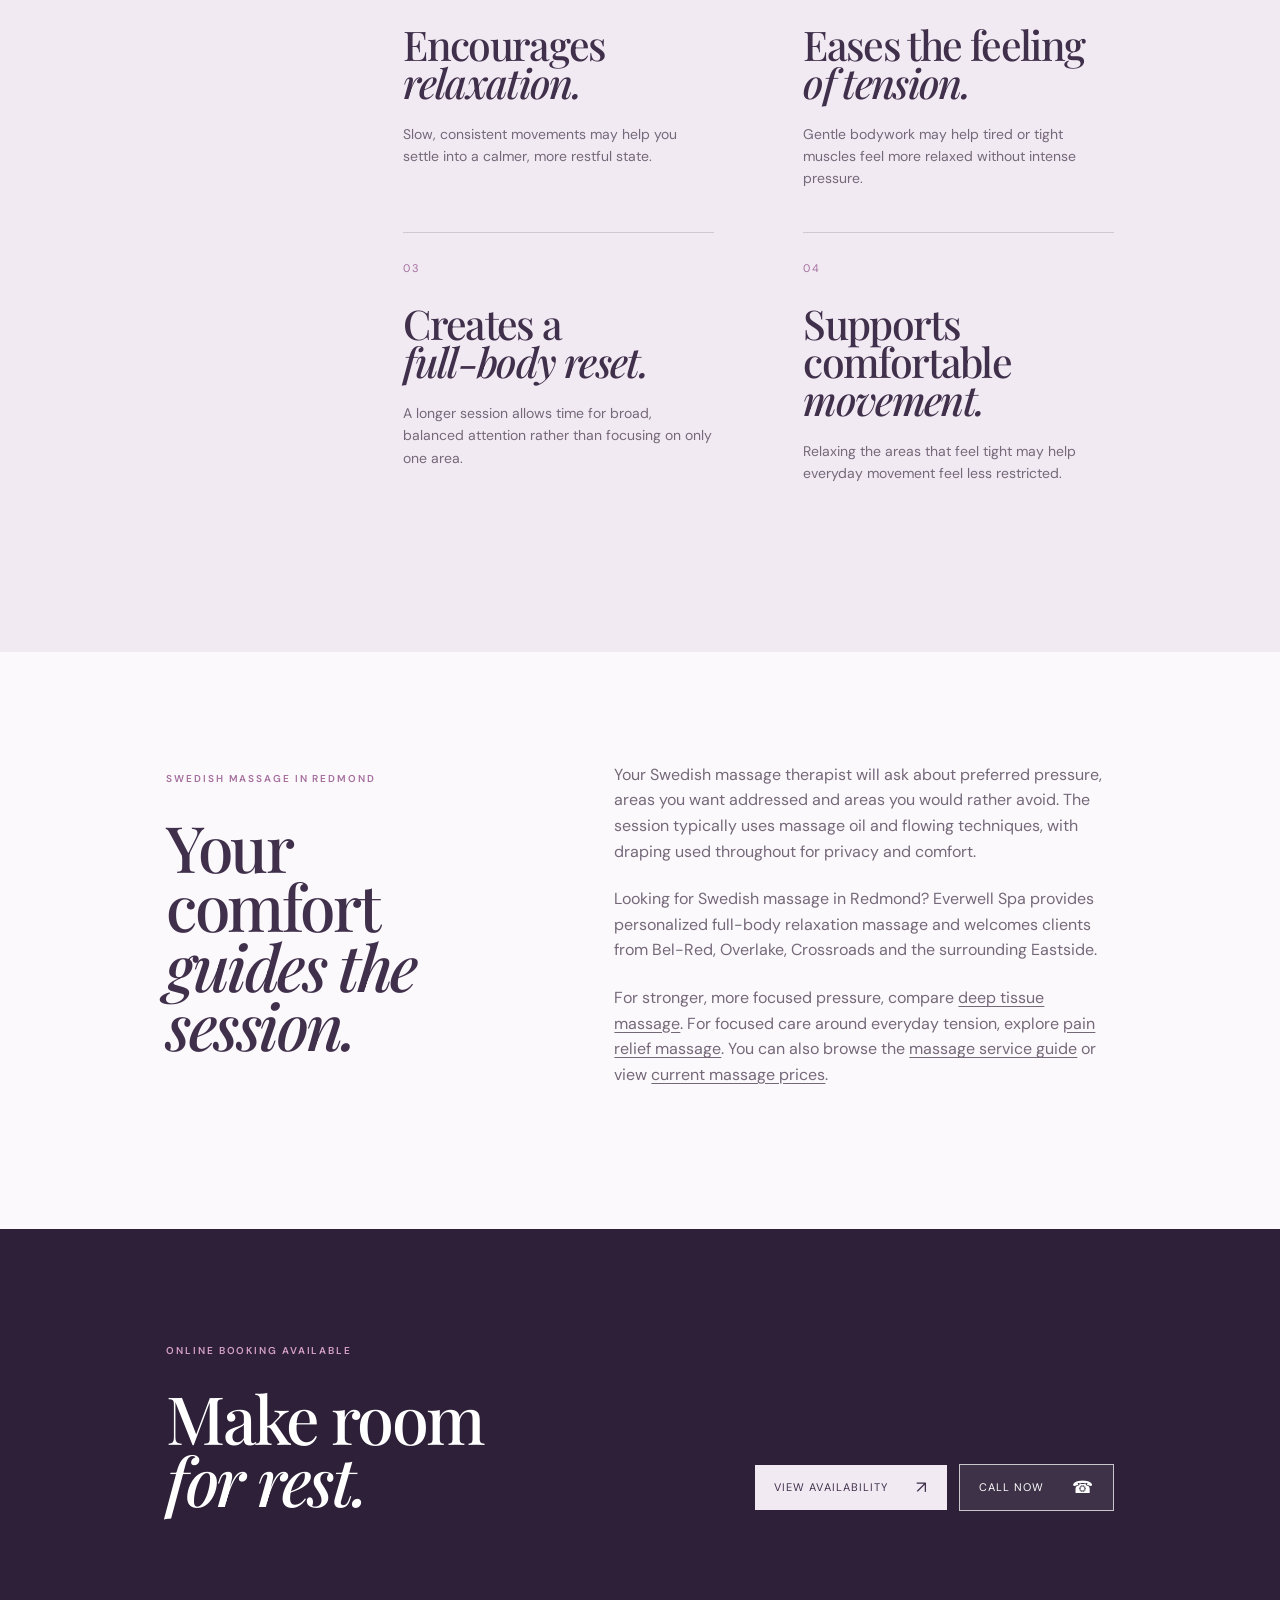
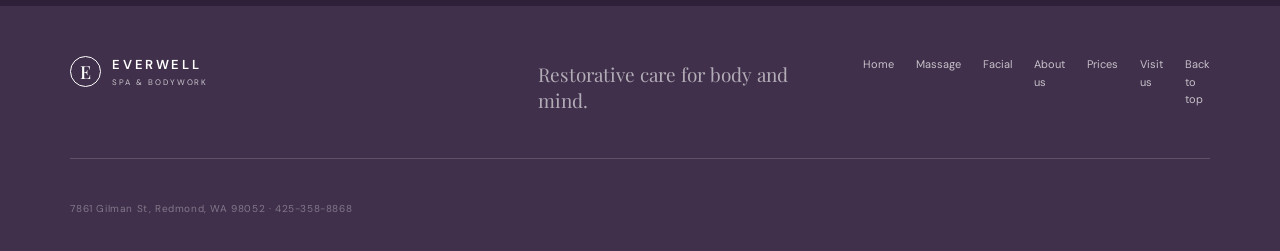
<file: swedish-massage.html>
<!doctype html>
<html lang="en">
<head>
  <meta charset="UTF-8" />
  <meta name="viewport" content="width=device-width, initial-scale=1.0" />
  <meta name="description" content="Enjoy Swedish massage in Redmond, WA at Everwell Spa, with flowing techniques and pressure tailored for relaxation. Explore the service and book online." />
  <title>Swedish Massage in Redmond, WA | Everwell Spa</title>
  <link rel="canonical" href="https://www.everwellspa.com/swedish-massage.html" />
  <meta property="og:type" content="website" /><meta property="og:title" content="Swedish Massage in Redmond, WA | Everwell Spa" /><meta property="og:description" content="Personalized Swedish relaxation massage at Everwell Spa in Redmond, WA." /><meta property="og:url" content="https://www.everwellspa.com/swedish-massage.html" /><meta property="og:site_name" content="Everwell Spa" />
  <link rel="stylesheet" href="styles.css" />
  <script type="application/ld+json">{"@context":"https://schema.org","@type":"Service","name":"Swedish Massage","serviceType":"Swedish and relaxation massage","provider":{"@id":"https://www.everwellspa.com/#business"},"areaServed":["Redmond","Eastside"],"url":"https://www.everwellspa.com/swedish-massage.html"}</script>
</head>
<body class="inner-page service-detail">
  <header class="site-header inner-header" id="top"><a class="brand" href="index.html"><span class="brand-mark">E</span><span><strong>EVERWELL</strong><small>SPA &amp; BODYWORK</small></span></a><button class="menu-toggle" type="button" aria-expanded="false" aria-controls="site-nav" aria-label="Open navigation"><span></span><span></span></button><nav class="site-nav" id="site-nav" aria-label="Primary navigation"><a href="massage-redmond.html">Massage</a><a href="facial.html">Facial</a><a href="prices.html">Prices</a><a href="about-us.html">About us</a><a href="contact.html">Contact</a><a class="nav-book" href="https://book.squareup.com/appointments/l92gg4wokn3pt9/location/LST0HAY66RVN9/services" target="_blank" rel="noreferrer">Book online <span>↗</span></a></nav></header>
  <main>
    <section class="detail-hero swedish-detail"><div class="page-hero-overlay"></div><div class="page-hero-content reveal"><p class="eyebrow">Relaxation massage · Redmond, WA</p><h1>Swedish Massage<br /><em>in Redmond, WA.</em></h1><p>Gentle, flowing bodywork for a full-body relaxation massage shaped around your comfort and preferred pressure.</p><a class="button button-light" href="https://book.squareup.com/appointments/l92gg4wokn3pt9/location/LST0HAY66RVN9/services" target="_blank" rel="noreferrer">Book Swedish massage <span>↗</span></a></div></section>
    <section class="service-copy section-pad"><div><div class="section-label">What is Swedish massage?</div><h2>A slower pace<br /><em>for body and mind.</em></h2></div><div><p>Swedish massage uses long, flowing strokes, gentle kneading and comfortable pressure across the body. Compared with more focused techniques, the rhythm is typically broad and soothing. It is designed as a relaxation and wellness service, not as medical treatment.</p><p>People often choose Swedish massage when they feel mentally busy, physically tired or simply want restorative personal time. It can be especially inviting for first-time massage clients and anyone who prefers lighter to moderate pressure. For Redmond Swedish massage clients, the experience offers a quiet pause at our local spa.</p></div></section>
    <section class="detail-benefits section-pad"><div class="section-label">Relaxation and wellness benefits</div><div class="benefit-grid"><article><span>01</span><h2>Encourages<br /><em>relaxation.</em></h2><p>Slow, consistent movements may help you settle into a calmer, more restful state.</p></article><article><span>02</span><h2>Eases the feeling<br /><em>of tension.</em></h2><p>Gentle bodywork may help tired or tight muscles feel more relaxed without intense pressure.</p></article><article><span>03</span><h2>Creates a<br /><em>full-body reset.</em></h2><p>A longer session allows time for broad, balanced attention rather than focusing on only one area.</p></article><article><span>04</span><h2>Supports comfortable<br /><em>movement.</em></h2><p>Relaxing the areas that feel tight may help everyday movement feel less restricted.</p></article></div></section>
    <section class="service-copy section-pad"><div><div class="section-label">Swedish massage in Redmond</div><h2>Your comfort<br /><em>guides the session.</em></h2></div><div><p>Your Swedish massage therapist will ask about preferred pressure, areas you want addressed and areas you would rather avoid. The session typically uses massage oil and flowing techniques, with draping used throughout for privacy and comfort.</p><p>Looking for Swedish massage in Redmond? Everwell Spa provides personalized full-body relaxation massage and welcomes clients from Bel-Red, Overlake, Crossroads and the surrounding Eastside.</p><p>For stronger, more focused pressure, compare <a href="deep-tissue-massage.html">deep tissue massage</a>. For focused care around everyday tension, explore <a href="pain-relief-massage.html">pain relief massage</a>. You can also browse the <a href="massage-redmond.html">massage service guide</a> or view <a href="prices.html">current massage prices</a>.</p></div></section>
    <section class="cta-band"><div><p class="section-label">Online booking available</p><h2>Make room<br /><em>for rest.</em></h2></div><a class="button button-light" href="https://book.squareup.com/appointments/l92gg4wokn3pt9/location/LST0HAY66RVN9/services" target="_blank" rel="noreferrer">View availability <span>↗</span></a></section>
  </main>
  <footer class="site-footer"><a class="brand footer-brand" href="index.html"><span class="brand-mark">E</span><span><strong>EVERWELL</strong><small>SPA &amp; BODYWORK</small></span></a><p>Restorative care for body and mind.</p><div class="footer-right"><a href="massage-redmond.html">Massage services</a><a href="deep-tissue-massage.html">Deep tissue</a><a href="pain-relief-massage.html">Therapeutic massage</a><a href="prices.html">Prices</a></div><small class="copyright">7861 Gilman St, Redmond, WA 98052 · 425-358-8868</small></footer>
  <script src="script.js"></script>
</body>
</html>
</file>
<file: styles.css>
@import url('https://fonts.googleapis.com/css2?family=DM+Sans:wght@400;500;600&family=Playfair+Display:ital,wght@0,500;0,600;1,500;1,600&display=swap');

:root { --ink: #40304b; --deep: #2d2038; --cream: #f1eaf3; --paper: #fcf9fd; --copper: #a56f9d; --muted: #756979; --line: rgba(64,48,75,.18); --accent-on-dark: #e2b7d8; --text-on-dark: rgba(255,255,255,.78); --focus: #d9a9ce; --serif: 'Playfair Display', Georgia, serif; --sans: 'DM Sans', Helvetica, sans-serif; }
* { box-sizing: border-box; }
html { scroll-behavior: smooth; }
body { margin: 0; background: var(--paper); color: var(--ink); font-family: var(--sans); font-size: 15px; line-height: 1.6; }
::selection { background: var(--copper); color: white; }
a { color: inherit; text-decoration: none; }
.skip-link { position: fixed; top: 12px; left: 12px; z-index: 100; padding: 11px 16px; background: var(--paper); color: var(--ink); font-weight: 600; transform: translateY(-160%); transition: transform .2s ease-out; }.skip-link:focus { transform: translateY(0); }
:focus-visible { outline: 3px solid var(--focus); outline-offset: 4px; }
.site-header { height: 82px; padding: 0 5.5vw; display: flex; align-items: center; justify-content: space-between; position: absolute; top: 0; z-index: 5; width: 100%; color: white; }
.brand { display: inline-flex; align-items: center; gap: 11px; letter-spacing: .08em; line-height: 1; }
.brand-mark { border: 1px solid currentColor; width: 31px; height: 31px; border-radius: 50%; display: grid; place-items: center; font: 500 18px var(--serif); letter-spacing: 0; }
.brand strong, .brand small { display: block; }.brand strong { font-size: 13px; font-weight: 600; letter-spacing: .2em; }.brand small { font-size: 8px; letter-spacing: .24em; margin-top: 7px; opacity: .72; }
.site-nav { display: flex; gap: clamp(18px, 2.4vw, 40px); align-items: center; font-size: 12px; letter-spacing: .05em; }.site-nav > a:not(.nav-book), .nav-parent { opacity: .85; transition: opacity .25s; }.site-nav > a:not(.nav-book):hover, .nav-parent:hover, .site-nav [aria-current="page"], .nav-parent[data-section-current="true"] { opacity: 1; }.site-nav [aria-current="page"], .nav-parent[data-section-current="true"] { text-decoration: underline; text-decoration-color: var(--accent-on-dark); text-underline-offset: 7px; }.nav-book { border: 1px solid rgba(255,255,255,.55); padding: 10px 16px; min-height: 44px; transition: background .25s, color .25s; }.nav-book:hover { color: var(--ink); background: white; }.nav-book span { padding-left: 10px; font-size: 16px; }.menu-toggle { display: none; background: none; border: 0; color: white; }
.nav-dropdown { position: relative; height: 42px; display: flex; align-items: center; }.nav-parent { display: inline-flex; align-items: center; gap: 7px; }.nav-chevron { font-size: 15px; line-height: 1; transition: transform .2s; }.nav-dropdown:hover .nav-chevron, .nav-dropdown:focus-within .nav-chevron, .nav-dropdown.open .nav-chevron { transform: rotate(180deg); }.dropdown-menu { position: absolute; top: 39px; left: -18px; min-width: 220px; padding: 10px 0; background: var(--paper); color: var(--ink); box-shadow: 0 18px 35px rgba(45,32,56,.2); opacity: 0; visibility: hidden; transform: translateY(8px); transition: opacity .2s, transform .2s, visibility .2s; }.nav-dropdown:hover .dropdown-menu, .nav-dropdown:focus-within .dropdown-menu, .nav-dropdown.open .dropdown-menu { opacity: 1; visibility: visible; transform: translateY(0); }.dropdown-menu a { display: block; padding: 10px 18px; font-size: 11px; letter-spacing: .04em; white-space: nowrap; }.dropdown-menu a:hover, .dropdown-menu a:focus { background: var(--cream); color: var(--copper); outline: none; }
.hero { min-height: min(790px, 100vh); height: 800px; position: relative; display: flex; align-items: center; overflow: hidden; color: white; }.hero-image { position: absolute; inset: 0; background: url('https://static.wixstatic.com/media/11062b_701ecff590564465a24fc9c5f63f848a~mv2.jpeg/v1/fill/w_1800,h_1200,al_c,q_85,usm_0.66_1.00_0.01,enc_avif,quality_auto/%E7%A9%B4%E4%BD%8D%E6%8C%89%E6%91%A9.jpg') center/cover; transform: scale(1.01); }.hero-shade { position: absolute; inset: 0; background: linear-gradient(90deg, rgba(45,32,56,.88) 0%, rgba(45,32,56,.46) 48%, rgba(45,32,56,.14) 100%), linear-gradient(0deg, rgba(45,32,56,.52), transparent 45%); }.hero-content { position: relative; z-index: 1; margin-left: 13vw; max-width: 600px; padding-top: 50px; }.eyebrow, .section-label { text-transform: uppercase; letter-spacing: .19em; font-size: 10px; font-weight: 600; }.eyebrow { color: var(--accent-on-dark); margin-bottom: 25px; }.hero h1, h2 { font: 500 clamp(3.6rem, 7vw, 7rem)/.93 var(--serif); letter-spacing: -.04em; margin: 0; }.hero h1 em, h2 em, h3 em { font-style: italic; font-weight: 500; }.hero-copy { max-width: 380px; margin: 34px 0 34px; font-size: 16px; color: var(--text-on-dark); }.button { display: inline-flex; align-items: center; justify-content: center; gap: 27px; min-height: 44px; padding: 14px 19px; font-size: 11px; letter-spacing: .1em; text-transform: uppercase; transition: transform .25s, background .25s; }.button:hover { transform: translateY(-3px); }.button span { font-size: 17px; line-height: 0; }.button-light { background: var(--cream); color: var(--ink); }.hero-note { position: absolute; left: 5.5vw; bottom: 35px; display: flex; align-items: center; gap: 12px; font-size: 10px; letter-spacing: .16em; text-transform: uppercase; opacity: .8; }.line { display: block; height: 1px; width: 40px; background: currentColor; }.scroll-cue { position: absolute; right: 5.5vw; bottom: 35px; display: flex; gap: 15px; align-items: center; font-size: 9px; letter-spacing: .15em; text-transform: uppercase; transform: rotate(90deg) translateX(100%); transform-origin: right center; }.scroll-line { width: 55px; height: 1px; background: white; }
.section-pad { padding-left: 13vw; padding-right: 13vw; }.intro { min-height: 520px; display: grid; grid-template-columns: 1fr 2fr .7fr; gap: 5vw; padding-top: 125px; padding-bottom: 115px; background: var(--paper); }.section-label { color: var(--copper); padding-top: 9px; }.intro-copy h2, .promise h2, .visit h2 { font-size: clamp(3rem, 5.3vw, 5.3rem); }.intro-copy p { max-width: 450px; margin: 36px 0 27px; color: var(--muted); font-size: 16px; }.text-link { display: inline-flex; gap: 14px; color: var(--ink); border-bottom: 1px solid var(--ink); padding-bottom: 5px; font-size: 11px; text-transform: uppercase; letter-spacing: .14em; }.text-link span { font-size: 17px; line-height: 10px; }.intro-aside { border-top: 1px solid var(--line); padding-top: 16px; margin-top: 10px; }.aside-number { font: 20px var(--serif); color: var(--copper); }.intro-aside p { margin-top: 31px; font-family: var(--serif); font-size: 20px; line-height: 1.25; }
.treatments { background: var(--deep); color: white; padding-top: 120px; }.treatments-head { display: grid; grid-template-columns: 1fr 2fr; gap: 5vw; padding-bottom: 70px; }.treatments-head .section-label { color: #d29a75; }.treatments h2 { font-size: clamp(3rem, 5.5vw, 5.2rem); }.section-intro { max-width: 390px; color: rgba(255,255,255,.62); margin: 28px 0 0; }.treatment-grid { display: grid; grid-template-columns: 1.15fr 1fr 1fr; gap: 2px; background: rgba(255,255,255,.18); }.treatment-card { min-height: 605px; position: relative; overflow: hidden; background: var(--deep); }.treatment-card img { position: absolute; inset: 0; width: 100%; height: 100%; object-fit: cover; filter: saturate(.76); transition: transform .8s cubic-bezier(.2,.7,.2,1), filter .5s; }.treatment-card:hover img { transform: scale(1.05); filter: saturate(1); }.treatment-card:after { content: ''; position: absolute; inset: 0; background: linear-gradient(0deg, rgba(13,27,22,.92), rgba(13,27,22,.08) 65%); }.treatment-overlay { position: absolute; z-index: 1; bottom: 0; padding: 36px 38px; }.treatment-overlay > span { color: #d6a27e; font-size: 11px; letter-spacing: .13em; }.treatment-overlay h3 { font: 500 clamp(2.3rem, 4vw, 4rem)/.95 var(--serif); letter-spacing: -.03em; margin: 22px 0 20px; }.treatment-overlay p { color: rgba(255,255,255,.7); max-width: 270px; margin: 0 0 27px; font-size: 14px; }.treatment-overlay a { border-top: 1px solid rgba(255,255,255,.42); display: flex; justify-content: space-between; padding-top: 13px; max-width: 230px; font-size: 10px; letter-spacing: .13em; text-transform: uppercase; }.treatment-overlay a span { font-size: 17px; line-height: 9px; }.service-strip { display: flex; justify-content: space-between; gap: 18px; color: rgba(255,255,255,.53); text-transform: uppercase; letter-spacing: .15em; font-size: 9px; padding: 22px 5.5vw; }
.treatments-head .section-label, .treatment-overlay > span { color: var(--accent-on-dark); }.treatment-card:after { background: linear-gradient(0deg, rgba(45,32,56,.94), rgba(45,32,56,.08) 65%); }.treatment-overlay p { color: var(--text-on-dark); }.treatment-overlay a { min-height: 44px; }.service-strip { color: rgba(255,255,255,.62); }
.promise { display: grid; grid-template-columns: .85fr 1.15fr; gap: 10vw; padding-top: 140px; padding-bottom: 150px; background: var(--cream); }.promise-image { height: 670px; overflow: hidden; }.promise-image img { width: 100%; height: 100%; object-fit: cover; }.promise-content { padding-top: 45px; }.promise h2 { margin-top: 26px; }.promise-lead { font: 20px/1.42 var(--serif); max-width: 475px; margin: 33px 0 58px; }.promise-list { border-top: 1px solid var(--line); }.promise-list > div { display: grid; grid-template-columns: 50px 1fr; gap: 14px; padding: 24px 0; border-bottom: 1px solid var(--line); }.promise-list > div > span { color: var(--copper); font-size: 11px; letter-spacing: .12em; }.promise-list h3 { margin: 0; font-size: 14px; font-weight: 600; }.promise-list p { color: var(--muted); margin: 6px 0 0; font-size: 13px; max-width: 430px; }
.visit { min-height: 650px; display: grid; grid-template-columns: 1fr 1fr; background: var(--paper); }.visit-map { position: relative; min-height: 650px; overflow: hidden; background: #dce2dc; }.visit-map iframe { display: block; width: 100%; height: 100%; min-height: inherit; border: 0; }.map-directions { position: absolute; right: 24px; bottom: 24px; z-index: 1; padding: 13px 17px; background: var(--paper); color: var(--ink); box-shadow: 0 10px 26px rgba(45,32,56,.2); font-size: 11px; font-weight: 600; letter-spacing: .06em; }.map-directions:hover { background: var(--ink); color: white; }.visit-content { padding-top: 115px; }.visit h2 { margin-top: 26px; }.visit-content > p { color: var(--muted); max-width: 390px; margin: 30px 0; }.visit address { font: 18px/1.45 var(--serif); font-style: normal; }.business-hours { display: flex; flex-wrap: wrap; gap: 0 4px; font-variant-numeric: tabular-nums; }.business-hours span { flex-basis: 100%; color: var(--ink); font-size: 10px; font-weight: 600; letter-spacing: .14em; text-transform: uppercase; }.visit-content > .business-hours { margin: 20px 0 0; }.service-copy > div:last-child .business-hours { margin: 25px 0 30px; }.visit-actions { display: flex; align-items: center; flex-wrap: wrap; gap: 20px 28px; margin-top: 34px; }.button-dark { background: var(--ink); color: white; }.phone-link { border-bottom: 1px solid var(--ink); padding-bottom: 4px; font-size: 12px; letter-spacing: .06em; }
.site-footer { background: var(--ink); color: white; padding: 50px 5.5vw 34px; display: grid; grid-template-columns: 1.5fr 1fr 1fr; gap: 40px; align-items: start; }.footer-brand { align-self: start; }.site-footer p { color: rgba(255,255,255,.6); margin: 5px 0; font: 19px var(--serif); }.footer-right { display: flex; gap: 22px; font-size: 11px; color: rgba(255,255,255,.7); }.copyright { grid-column: 1 / -1; color: rgba(255,255,255,.35); font-size: 10px; letter-spacing: .06em; padding-top: 42px; border-top: 1px solid rgba(255,255,255,.16); }
.reveal { opacity: 0; transform: translateY(24px); transition: opacity .75s ease-out, transform .75s ease-out; }.reveal.visible { opacity: 1; transform: none; }
@media (max-width: 800px) { .site-header { height: 72px; padding: 0 6vw; }.menu-toggle { display: flex; flex-direction: column; gap: 6px; padding: 10px 0 10px 10px; cursor: pointer; }.menu-toggle span { display: block; width: 24px; height: 1px; background: currentColor; transition: transform .25s; }.site-nav { position: absolute; top: 72px; right: 6vw; left: 6vw; padding: 25px; display: none; flex-direction: column; align-items: stretch; gap: 20px; background: var(--paper); color: var(--ink); box-shadow: 0 12px 30px rgba(0,0,0,.12); }.site-nav.open { display: flex; }.nav-dropdown { height: auto; display: block; }.nav-parent { justify-content: space-between; width: 100%; opacity: 1; }.dropdown-menu { position: static; display: none; opacity: 1; visibility: visible; transform: none; box-shadow: none; background: var(--cream); margin-top: 12px; }.nav-dropdown.open .dropdown-menu { display: block; }.dropdown-menu a { padding: 12px 16px; }.nav-book { text-align: center; border-color: var(--ink); }.hero { min-height: 700px; height: 88vh; }.hero-content { margin-left: 8vw; margin-right: 8vw; }.hero h1 { font-size: clamp(3.4rem, 14vw, 5.5rem); }.hero-copy { font-size: 14px; max-width: 300px; }.hero-note { left: 8vw; bottom: 28px; }.scroll-cue { display: none; }.section-pad { padding-left: 8vw; padding-right: 8vw; }.intro { display: block; padding-top: 85px; padding-bottom: 85px; }.intro-copy { margin-top: 45px; }.intro-copy p { margin-top: 28px; font-size: 15px; }.intro-aside { margin-top: 60px; max-width: 230px; }.treatments { padding-top: 85px; }.treatments-head { display: block; padding-bottom: 46px; }.treatments-head > div:last-child { margin-top: 42px; }.treatment-grid { display: block; }.treatment-card { min-height: 540px; margin-bottom: 2px; }.treatment-overlay { padding: 28px 8vw; }.treatment-overlay h3 { font-size: 3rem; }.service-strip { flex-wrap: wrap; padding: 22px 8vw; line-height: 1.4; }.promise { display: block; padding-top: 85px; padding-bottom: 90px; }.promise-image { height: 460px; margin-bottom: 65px; }.promise-content { padding-top: 0; }.promise-lead { font-size: 18px; margin-bottom: 42px; }.visit { display: flex; flex-direction: column-reverse; }.visit-map { min-height: 380px; }.visit-content { padding-top: 82px; padding-bottom: 85px; }.visit-actions { flex-wrap: wrap; margin-top: 32px; gap: 23px; }.site-footer { display: block; padding: 43px 8vw 30px; }.site-footer p { margin: 30px 0; }.footer-right { flex-wrap: wrap; }.copyright { display: block; margin-top: 43px; }.brand strong { font-size: 12px; } }
@media (prefers-reduced-motion: reduce) { html { scroll-behavior: auto; }.reveal { opacity: 1; transform: none; transition: none; }.treatment-card img, .button { transition: none; } }
@media (max-width: 800px) { .service-copy,.faq-section { display:block; padding-top:85px; padding-bottom:85px; }.service-copy>div:last-child,.faq-list { margin-top:42px; } }
@media (max-width: 800px) { .menu-toggle { align-items: flex-end; justify-content: center; width: 44px; height: 44px; }.site-nav { max-height: calc(100vh - 92px); overflow-y: auto; padding: 22px; gap: 8px; box-shadow: 0 18px 35px rgba(45,32,56,.2); }.site-nav > a, .nav-parent { display: flex; align-items: center; min-height: 44px; }.site-nav [aria-current="page"], .nav-parent[data-section-current="true"] { text-decoration-color: var(--copper); }.dropdown-menu { margin-top: 8px; }.dropdown-menu a { display: flex; align-items: center; min-height: 44px; padding: 10px 16px; }.nav-book { justify-content: center; margin-top: 4px; }.footer-right { gap: 10px 22px; }.footer-right a { display: inline-flex; align-items: center; min-height: 44px; } }
@media (max-width: 800px) { .visit { display: flex; flex-direction: column-reverse; min-height: 0; }.visit-map { display: block; min-height: 360px; }.map-directions { right: 18px; bottom: 18px; } }

/* Shared inner-page layouts */
.inner-page { background: var(--paper); }.inner-header { position: absolute; }.page-hero, .detail-hero { min-height: min(790px, 100vh); height: 800px; position: relative; display: flex; align-items: center; overflow: hidden; color: white; }.page-hero-image { position: absolute; inset: 0; background-position: center; background-size: cover; transform: scale(1.01); }.massage-hero .page-hero-image { background-image: url('https://static.wixstatic.com/media/cd5d0b_b638ef2383b34567a41d01e601de0f5a~mv2.jpg/v1/fill/w_1600,h_1000,al_c,q_85,enc_avif,quality_auto/cd5d0b_b638ef2383b34567a41d01e601de0f5a~mv2.jpg'); }.facial-hero .page-hero-image { background-image: url('https://static.wixstatic.com/media/11062b_ef638a1bfa2f4cfe912e440c74a0d75c~mv2.jpg/v1/fill/w_1600,h_1000,al_c,q_85,enc_avif,quality_auto/11062b_ef638a1bfa2f4cfe912e440c74a0d75c~mv2.jpg'); }.about-hero .page-hero-image { background-image: url('https://static.wixstatic.com/media/11062b_4c246fea03464ad49f456f1b60b57f42~mv2.jpg/v1/fill/w_1600,h_1000,al_c,q_85,enc_avif,quality_auto/11062b_4c246fea03464ad49f456f1b60b57f42~mv2.jpg'); }.page-hero-overlay { position: absolute; inset: 0; background: linear-gradient(90deg, rgba(45,32,56,.88) 0%, rgba(45,32,56,.46) 48%, rgba(45,32,56,.14) 100%), linear-gradient(0deg, rgba(45,32,56,.52), transparent 45%); }.page-hero-content { position: relative; z-index: 1; margin-left: 13vw; max-width: 700px; padding-top: 50px; }.page-hero h1, .detail-hero h1 { font: 500 clamp(3.6rem, 7vw, 7rem)/.93 var(--serif); letter-spacing: -.04em; margin: 0; }.page-hero h1 em, .detail-hero h1 em { font-style: italic; font-weight: 500; }.page-hero-content .eyebrow { margin: 0 0 25px; }.page-hero-content > p:last-of-type { max-width: 420px; color: rgba(255,255,255,.82); font-size: 16px; margin: 34px 0; }.page-hero-content > p:last-child { margin-bottom: 0; }
.benefit-section { padding-top: 120px; padding-bottom: 130px; background: var(--cream); }.benefit-grid { margin-left: 25%; margin-top: 52px; display: grid; grid-template-columns: 1fr 1fr; gap: 0 7vw; }.benefit-grid article { border-top: 1px solid var(--line); padding: 22px 0 42px; }.benefit-grid article > span { color: var(--copper); font-size: 11px; letter-spacing: .12em; }.benefit-grid h2 { font-size: clamp(2.1rem, 3.2vw, 3.4rem); margin: 25px 0 22px; }.benefit-grid p { max-width: 330px; color: var(--muted); font-size: 14px; margin: 0; }
.service-menu { background: var(--deep); color: white; display: grid; grid-template-columns: 1fr 1fr; gap: 8vw; padding-top: 125px; padding-bottom: 130px; }.service-menu .section-label { color: #d6a0c9; }.service-menu h2 { margin-top: 35px; font-size: clamp(3.5rem, 5.6vw, 5.5rem); }.service-links { padding-top: 15px; }.service-links a { display: flex; align-items: center; justify-content: space-between; border-bottom: 1px solid rgba(255,255,255,.27); padding: 24px 0; font: 22px var(--serif); transition: color .25s, padding .25s; }.service-links a:hover { color: #dbadd1; padding-left: 10px; }.service-links b { font: 18px var(--sans); color: #d6a0c9; }
.local-massage { display: grid; grid-template-columns: .9fr 1.1fr; gap: 9vw; padding-top: 125px; padding-bottom: 130px; background: var(--paper); }.local-massage-intro h2 { margin-top: 30px; font-size: clamp(3.2rem, 5.2vw, 5.2rem); }.local-massage-intro > p { max-width: 430px; margin: 34px 0 0; color: var(--muted); font-size: 15px; }.local-massage-topics { border-top: 1px solid var(--line); }.local-massage-topics article { padding: 27px 0 31px; border-bottom: 1px solid var(--line); }.local-massage-topics h3 { margin: 0 0 12px; font: 500 25px/1.2 var(--serif); }.local-massage-topics p { max-width: 610px; margin: 0 0 17px; color: var(--muted); font-size: 14px; }.local-massage-topics a { display: inline-flex; gap: 12px; align-items: center; border-bottom: 1px solid var(--ink); padding-bottom: 4px; font-size: 10px; letter-spacing: .12em; text-transform: uppercase; }.local-massage-topics a span { font-size: 16px; line-height: 1; }
.price-section { padding-top: 120px; padding-bottom: 125px; }.price-list { margin: 45px 0 0 25%; border-top: 1px solid var(--line); }.price-row { display: flex; justify-content: space-between; align-items: center; gap: 30px; border-bottom: 1px solid var(--line); padding: 23px 0; }.price-row h3 { font-size: 16px; margin: 0; }.price-row p { color: var(--muted); font-size: 12px; margin: 4px 0 0; }.price-row strong { font: 19px var(--serif); white-space: nowrap; }.price-row strong small { font: 12px var(--sans); color: var(--muted); }
.cta-band { display: flex; align-items: end; justify-content: space-between; gap: 30px; padding: 95px 13vw; background: var(--deep); color: white; }.cta-band .section-label { color: #d6a0c9; }.cta-band h2 { margin-top: 28px; font-size: clamp(3.3rem, 5.2vw, 5rem); }
.service-actions { display: flex; flex-wrap: wrap; align-items: center; gap: 12px; }
.service-actions .button { margin: 0; }
.button-call { color: white; background: rgba(255,255,255,.08); border: 1px solid rgba(255,255,255,.72); }
.button-call:hover { background: white; color: var(--ink); }
.button-call:focus-visible { outline: 2px solid white; outline-offset: 3px; }
.cta-band .service-actions { flex: 0 0 auto; justify-content: flex-end; }
.facial-intro { display: grid; grid-template-columns: 1fr 2fr; gap: 5vw; padding-top: 125px; padding-bottom: 110px; background: var(--cream); }.facial-intro-copy h2, .skin-needs h2, .about-story h2, .welcome-section h2 { font-size: clamp(3.1rem, 5.5vw, 5.5rem); }.facial-intro-copy p { max-width: 520px; color: var(--muted); font-size: 16px; margin: 33px 0 0; }.facial-grid { display: grid; grid-template-columns: 1fr 1fr; gap: 2px; padding-left: 8vw; padding-right: 8vw; background: var(--paper); }.facial-grid article { padding-bottom: 52px; }.facial-grid article img { display: block; width: 100%; height: 480px; object-fit: cover; margin-bottom: 26px; }.facial-grid article:nth-child(2n) { padding-top: 110px; }.facial-grid h3 { font: 500 32px var(--serif); margin: 0 0 8px; }.facial-grid h3 em { font-style: italic; }.facial-grid p { max-width: 310px; color: var(--muted); font-size: 14px; margin: 0; }.skin-needs { display: grid; grid-template-columns: 1fr 2fr; gap: 5vw; padding-top: 120px; padding-bottom: 130px; background: var(--cream); }.skin-needs-content ul { columns: 2; padding: 0; margin: 0 0 35px; list-style: none; border-top: 1px solid var(--line); }.skin-needs-content li { border-bottom: 1px solid var(--line); padding: 14px 0; font-size: 14px; break-inside: avoid; }.skin-needs-content li:before { content: '•'; color: var(--copper); margin-right: 10px; }.skin-needs-content > p { color: var(--muted); max-width: 500px; font-size: 14px; }
.about-story { display: grid; grid-template-columns: 1fr 2fr; gap: 5vw; padding-top: 130px; padding-bottom: 140px; background: var(--cream); }.about-copy { display: grid; grid-template-columns: 1fr 1fr; gap: 6vw; }.about-copy h2 { margin: 0; }.about-copy p { color: var(--muted); font-size: 15px; margin: 0 0 22px; }.about-values { display: grid; grid-template-columns: 1fr 1fr; background: var(--deep); color: white; }.about-value-image { min-height: 650px; }.about-value-image img { width: 100%; height: 100%; object-fit: cover; }.about-value-content { padding-top: 120px; padding-bottom: 120px; }.about-value-content .section-label { color: #d6a0c9; }.about-value-content h2 { font-size: clamp(2.9rem, 4.8vw, 4.8rem); margin-top: 32px; }.value-lines { margin-top: 65px; border-top: 1px solid rgba(255,255,255,.25); }.value-lines p { border-bottom: 1px solid rgba(255,255,255,.25); padding: 20px 0; color: rgba(255,255,255,.7); font-size: 14px; }.value-lines b { color: #d6a0c9; margin-right: 20px; font-weight: 400; }.welcome-section { padding-top: 125px; padding-bottom: 135px; }.welcome-section h2 { margin-top: 30px; }.welcome-section > p { max-width: 490px; color: var(--muted); font-size: 16px; margin: 35px 0 32px; }
.detail-hero { background-position: center; background-size: cover; }.swedish-detail { background-image: url('https://static.wixstatic.com/media/cd5d0b_62c6dcdee788470e8741163ac56c5c6e~mv2.jpg/v1/fill/w_1600,h_700,al_c,q_80,enc_avif,quality_auto/1751484974657.jpg'); }.deep-detail { background-image: url('https://static.wixstatic.com/media/cd5d0b_0706d866e4174e6b9c46711a4c97f51b~mv2.jpg/v1/fill/w_1600,h_700,al_c,q_80,enc_avif,quality_auto/deep-tissue-massage-shoreline.jpg'); }.pain-detail { background-image: url('https://static.wixstatic.com/media/cd5d0b_f00ed6d5220c4dc69475ea10645d7dd3~mv2.jpg/v1/fill/w_1600,h_700,al_c,q_80,enc_avif,quality_auto/1752543913063.jpg'); }.lymphatic-detail { background-image:url('https://static.wixstatic.com/media/cd5d0b_b638ef2383b34567a41d01e601de0f5a~mv2.jpg/v1/fill/w_1600,h_900,al_c,q_85,enc_avif,quality_auto/cd5d0b_b638ef2383b34567a41d01e601de0f5a~mv2.jpg'); }.detail-benefits { padding-top: 120px; padding-bottom: 125px; background: var(--cream); }
.service-copy,.faq-section { display:grid; grid-template-columns:.8fr 1.2fr; gap:9vw; padding-top:110px; padding-bottom:120px; }.service-copy h2,.faq-section h2 { margin-top:30px; font-size:clamp(3rem,5vw,5rem); }.service-copy>div:last-child p { color:var(--muted); font-size:16px; max-width:650px; margin:0 0 22px; }.service-copy a,.faq-list a { text-decoration:underline; text-underline-offset:3px; }.faq-section { background:var(--cream); }.faq-list { border-top:1px solid var(--line); }.faq-list details { border-bottom:1px solid var(--line); padding:20px 0; }.faq-list summary { cursor:pointer; font:500 21px/1.3 var(--serif); }.faq-list p { color:var(--muted); max-width:620px; margin:16px 0 4px; }
.price-hero .page-hero-image { background-image: url('https://static.wixstatic.com/media/11062b_ef638a1bfa2f4cfe912e440c74a0d75c~mv2.jpg/v1/fill/w_1800,h_1100,al_c,q_85,enc_avif,quality_auto/11062b_ef638a1bfa2f4cfe912e440c74a0d75c~mv2.jpg'); }.price-intro { display: grid; grid-template-columns: 1fr 1fr; gap: 8vw; margin: 45px 0 65px 25%; align-items: end; }.price-intro h2 { font-size: clamp(3rem, 5vw, 5rem); }.price-intro p { max-width: 420px; color: var(--muted); font-size: 15px; margin: 0; }.standalone-prices .price-list { margin-top: 0; }.price-notes { display: grid; grid-template-columns: 1fr 2fr; gap: 5vw; padding-top: 110px; padding-bottom: 125px; background: var(--cream); }.price-notes h2 { margin-top: 27px; font-size: clamp(3rem, 5vw, 5rem); }.price-note-grid { display: grid; grid-template-columns: repeat(3, 1fr); gap: 2vw; border-top: 1px solid var(--line); }.price-note-grid article { border-bottom: 1px solid var(--line); padding: 22px 0 28px; }.price-note-grid h3 { font-size: 15px; margin: 0 0 12px; }.price-note-grid p { color: var(--muted); font-size: 13px; margin: 0; }
.price-hero .page-hero-image { background-image: url('https://static.wixstatic.com/media/11062b_132ee88e47e44f83a93686dcce38251a~mv2.jpg/v1/fill/w_1800,h_1100,al_c,q_85,enc_avif,quality_auto/%E7%83%AD%E7%9F%B3%E6%8C%89%E6%91%A9%E8%AA%B2%E7%A8%8B.jpg'); }.price-notes > div:first-child img { display: block; width: 100%; max-width: 280px; aspect-ratio: 3 / 2; object-fit: cover; margin-top: 48px; }.price-note-grid article { min-height: 125px; }
@media (max-width: 800px) { .page-hero, .detail-hero { min-height: 700px; height: 88vh; }.page-hero-content { margin: 0 8vw; padding-top: 50px; }.page-hero h1, .detail-hero h1 { font-size: clamp(3.4rem, 14vw, 5.5rem); }.page-hero-content > p:last-of-type { max-width: 320px; font-size: 14px; }.benefit-section, .service-menu, .local-massage, .price-section, .facial-intro, .skin-needs, .about-story, .welcome-section, .price-notes { padding-top: 85px; padding-bottom: 85px; }.benefit-grid, .price-list { margin-left: 0; }.benefit-grid { display: block; margin-top: 45px; }.benefit-grid article { padding-bottom: 35px; }.service-menu, .local-massage { display: block; }.service-menu h2 { margin: 32px 0 35px; }.service-links a { font-size: 19px; }.local-massage-topics { margin-top: 48px; }.local-massage-topics h3 { font-size: 23px; }.price-intro { display: block; margin: 43px 0 45px; }.price-intro p { margin-top: 28px; }.price-row { align-items: start; padding: 19px 0; }.price-row strong { font-size: 16px; }.price-row strong small { display: block; margin-top: 2px; }.price-notes { display: block; }.price-notes h2 { margin-bottom: 43px; }.price-note-grid { display: block; }.price-note-grid article { padding: 19px 0 24px; }.cta-band { display: block; padding: 75px 8vw; }.cta-band .button { margin-top: 30px; }.facial-intro, .skin-needs, .about-story { display: block; }.facial-intro-copy, .skin-needs-content, .about-copy { margin-top: 43px; }.facial-grid { display: block; padding: 0 8vw; }.facial-grid article, .facial-grid article:nth-child(2n) { padding-top: 0; padding-bottom: 50px; }.facial-grid article img { height: 430px; }.skin-needs-content ul { columns: 1; }.about-copy { display: block; }.about-copy h2 { margin-bottom: 35px; }.about-values { display: block; }.about-value-image { min-height: 400px; }.about-value-content { padding-top: 85px; padding-bottom: 85px; }.value-lines { margin-top: 45px; } }

@media (max-width: 800px) {
  .page-hero-content .service-actions { align-items: stretch; width: min(100%, 340px); }
  .page-hero-content .service-actions .button { flex: 1 1 145px; padding-right: 14px; padding-left: 14px; }
  .cta-band .service-actions { width: 100%; margin-top: 30px; }
  .cta-band .service-actions .button { flex: 1 1 180px; margin-top: 0; }
}

/* Keep every inner page in the phone layout on wide/landscape mobile screens. */
@media (min-width: 801px) and (max-width: 1100px) {
  .inner-page .benefit-section,
  .inner-page .service-menu,
  .inner-page .local-massage,
  .inner-page .price-section,
  .inner-page .facial-intro,
  .inner-page .skin-needs,
  .inner-page .about-story,
  .inner-page .welcome-section,
  .inner-page .price-notes {
    padding-top: 85px;
    padding-bottom: 85px;
  }
  .inner-page .benefit-grid,
  .inner-page .price-list {
    margin-left: 0;
  }
  .inner-page .benefit-grid {
    margin-top: 45px;
  }
  .inner-page .service-menu,
  .inner-page .local-massage,
  .inner-page .facial-intro,
  .inner-page .skin-needs,
  .inner-page .about-story,
  .inner-page .price-notes {
    display: block;
  }
  .inner-page .local-massage-topics,
  .inner-page .facial-intro-copy,
  .inner-page .skin-needs-content,
  .inner-page .about-copy {
    margin-top: 43px;
  }
  .inner-page .price-intro {
    display: block;
    margin: 43px 0 45px;
  }
  .inner-page .price-intro p {
    margin-top: 28px;
  }
  .inner-page .price-note-grid {
    grid-template-columns: 1fr;
  }
  .inner-page .facial-grid {
    padding-right: 7vw;
    padding-left: 7vw;
  }
  .inner-page .about-copy {
    display: block;
  }
  .inner-page .about-copy h2 {
    margin-bottom: 35px;
  }
  .inner-page .about-values {
    display: block;
  }
  .inner-page .about-value-image {
    min-height: 400px;
  }
  .inner-page .cta-band,
  .inner-page .site-footer {
    display: block;
  }
  .inner-page .cta-band {
    padding: 75px 7vw;
  }
  .inner-page .cta-band .button {
    margin-top: 30px;
  }
}

/* Mobile treatment detail pages */
@media (max-width: 1100px) {
  :where(.service-detail, body:has(.faq-section)) .service-copy,
  :where(.service-detail, body:has(.faq-section)) .faq-section,
  :where(.service-detail, body:has(.faq-section)) .detail-benefits {
    display: block;
    padding: 68px 7vw;
  }
  :where(.service-detail, body:has(.faq-section)) .service-copy + .service-copy,
  :where(.service-detail, body:has(.faq-section)) .service-copy + .detail-benefits,
  :where(.service-detail, body:has(.faq-section)) .detail-benefits + .service-copy {
    border-top: 1px solid var(--line);
  }
  :where(.service-detail, body:has(.faq-section)) .service-copy > div:last-child,
  :where(.service-detail, body:has(.faq-section)) .faq-list {
    margin-top: 32px;
  }
  :where(.service-detail, body:has(.faq-section)) .service-copy h2,
  :where(.service-detail, body:has(.faq-section)) .faq-section h2 {
    max-width: 12ch;
    margin-top: 18px;
    font-size: clamp(2.35rem, 10.5vw, 3.25rem);
    line-height: 1;
  }
  :where(.service-detail, body:has(.faq-section)) .service-copy h2 br,
  :where(.service-detail, body:has(.faq-section)) .faq-section h2 br {
    display: none;
  }
  :where(.service-detail, body:has(.faq-section)) .service-copy > div:last-child p {
    max-width: 38rem;
    margin-bottom: 18px;
    font-size: 16px;
    line-height: 1.72;
  }
  :where(.service-detail, body:has(.faq-section)) .detail-benefits .benefit-grid {
    margin-top: 30px;
  }
  :where(.service-detail, body:has(.faq-section)) .detail-benefits .benefit-grid article {
    padding: 20px 0 28px;
  }
  :where(.service-detail, body:has(.faq-section)) .detail-benefits .benefit-grid h2 {
    margin: 14px 0 12px;
    font-size: clamp(2rem, 9vw, 2.7rem);
    line-height: 1.02;
  }
  :where(.service-detail, body:has(.faq-section)) .detail-benefits .benefit-grid h2 br {
    display: none;
  }
  :where(.service-detail, body:has(.faq-section)) .faq-list details {
    padding: 0;
  }
  :where(.service-detail, body:has(.faq-section)) .faq-list summary {
    position: relative;
    min-height: 58px;
    padding: 17px 38px 17px 0;
    font-size: 19px;
    list-style: none;
  }
  :where(.service-detail, body:has(.faq-section)) .faq-list summary::-webkit-details-marker {
    display: none;
  }
  :where(.service-detail, body:has(.faq-section)) .faq-list summary::after {
    content: '+';
    position: absolute;
    top: 16px;
    right: 2px;
    color: var(--copper);
    font: 400 24px/1 var(--sans);
  }
  :where(.service-detail, body:has(.faq-section)) .faq-list details[open] summary::after {
    content: '\2212';
  }
  :where(.service-detail, body:has(.faq-section)) .faq-list p {
    margin: 0;
    padding: 0 38px 20px 0;
    font-size: 15px;
    line-height: 1.65;
  }
  :where(.service-detail, body:has(.faq-section)) .cta-band {
    padding: 62px 7vw calc(62px + env(safe-area-inset-bottom));
  }
  :where(.service-detail, body:has(.faq-section)) .cta-band h2 {
    max-width: 10ch;
    margin-top: 18px;
    font-size: clamp(2.65rem, 12vw, 3.5rem);
    line-height: .98;
  }
  :where(.service-detail, body:has(.faq-section)) .cta-band .button {
    width: 100%;
    margin-top: 32px;
    padding: 16px 18px;
  }
  .inner-page .site-footer {
    padding-right: 7vw;
    padding-left: 7vw;
  }
  .inner-page .site-footer p {
    margin: 24px 0 28px;
  }
  .inner-page .footer-right {
    display: grid;
    grid-template-columns: repeat(2, minmax(0, 1fr));
    gap: 0 20px;
    border-top: 1px solid rgba(255,255,255,.16);
  }
  .inner-page .footer-right a {
    min-width: 0;
    min-height: 48px;
    border-bottom: 1px solid rgba(255,255,255,.16);
    line-height: 1.35;
  }
  .inner-page .copyright {
    margin-top: 34px;
    padding-top: 26px;
    line-height: 1.6;
  }
}

@media (max-width: 520px) {
  .inner-page .footer-right {
    grid-template-columns: 1fr;
  }
}

/* Final mobile safeguard for shared two-column copy on every inner page. */
@media (max-width: 1100px) {
  .inner-page .service-copy,
  .inner-page .faq-section {
    display: block;
    padding: 68px 7vw;
  }
  .inner-page .service-copy > div:last-child,
  .inner-page .faq-list {
    margin-top: 32px;
  }
  .inner-page .service-copy h2,
  .inner-page .faq-section h2 {
    max-width: 12ch;
    margin-top: 18px;
    font-size: clamp(2.35rem, 10.5vw, 3.25rem);
    line-height: 1;
  }
  .inner-page .service-copy h2 br,
  .inner-page .faq-section h2 br {
    display: none;
  }
  .inner-page .service-copy > div:last-child p {
    max-width: 38rem;
    margin-bottom: 18px;
    font-size: 16px;
    line-height: 1.72;
  }
  .inner-page .facial-grid,
  .inner-page .benefit-grid,
  .inner-page .price-note-grid {
    display: block;
  }
  .inner-page .facial-grid article,
  .inner-page .facial-grid article:nth-child(2n) {
    padding-top: 0;
    padding-bottom: 50px;
  }
  .inner-page .skin-needs-content ul {
    columns: 1;
  }
}

/* Homepage discovery copy: keep the mobile stack after desktop shared rules. */
@media (max-width: 800px) {
  .local-discovery {
    display: block;
    padding-top: 68px;
    padding-bottom: 68px;
  }
  .local-discovery > div:last-child {
    margin-top: 32px;
  }
  .local-discovery h2 {
    max-width: 12ch;
    margin-top: 18px;
    font-size: clamp(2.35rem, 10.5vw, 3.25rem);
    line-height: 1;
  }
  .local-discovery h2 br {
    display: none;
  }
  .local-discovery > div:last-child p {
    max-width: 38rem;
    margin-bottom: 18px;
    font-size: 16px;
    line-height: 1.72;
  }
}
</file>
